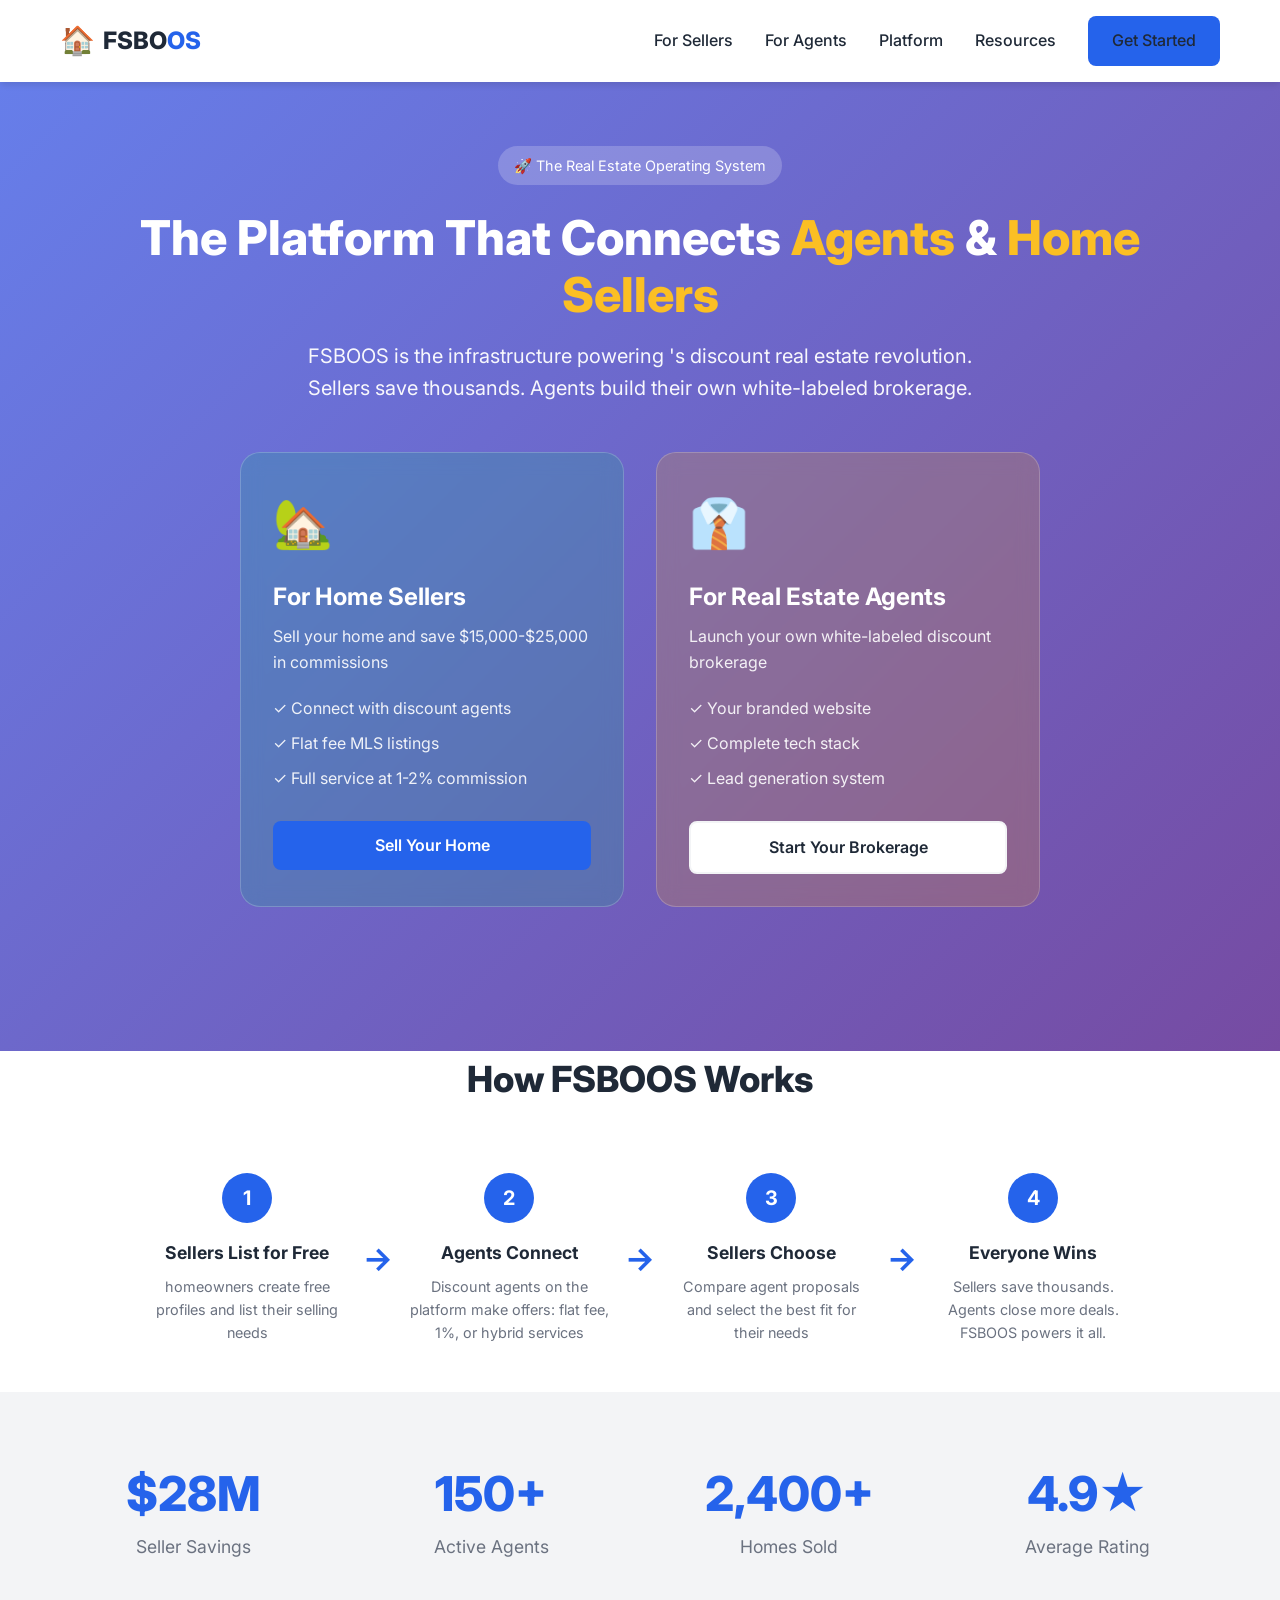
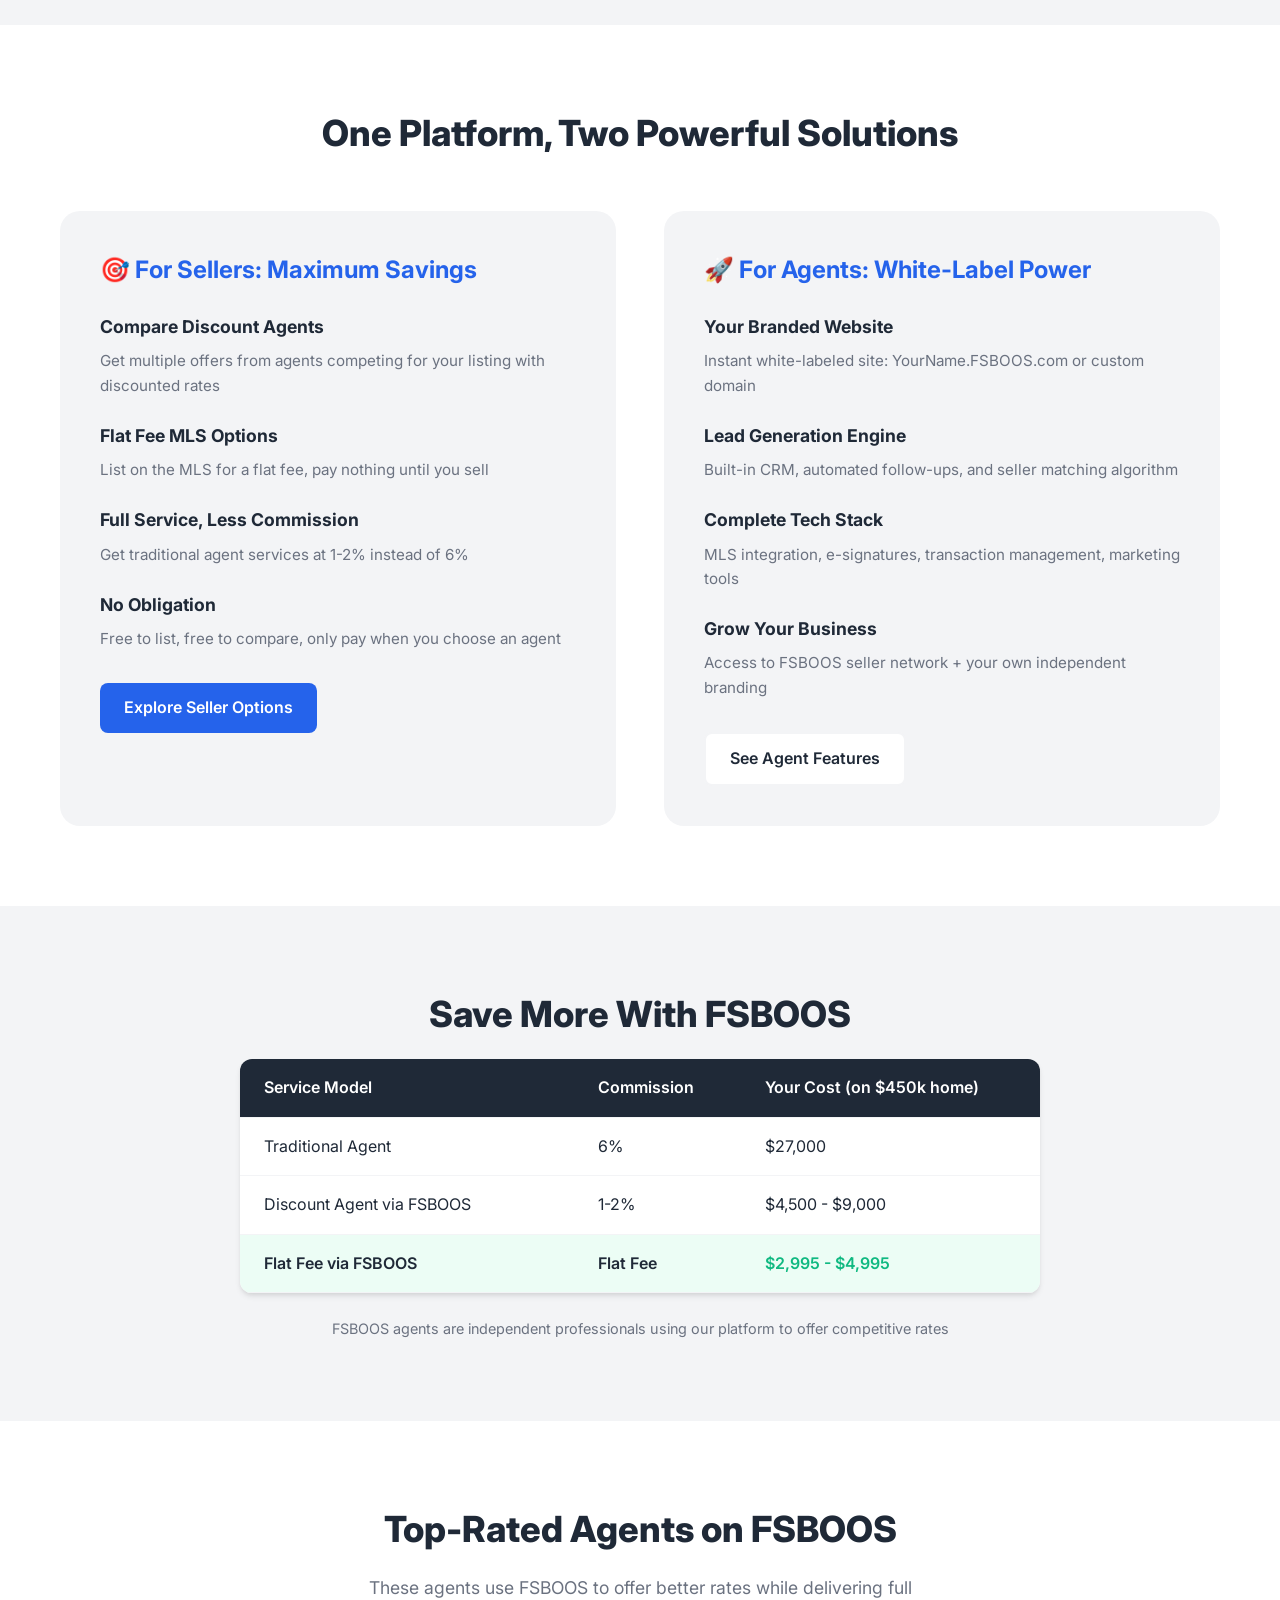
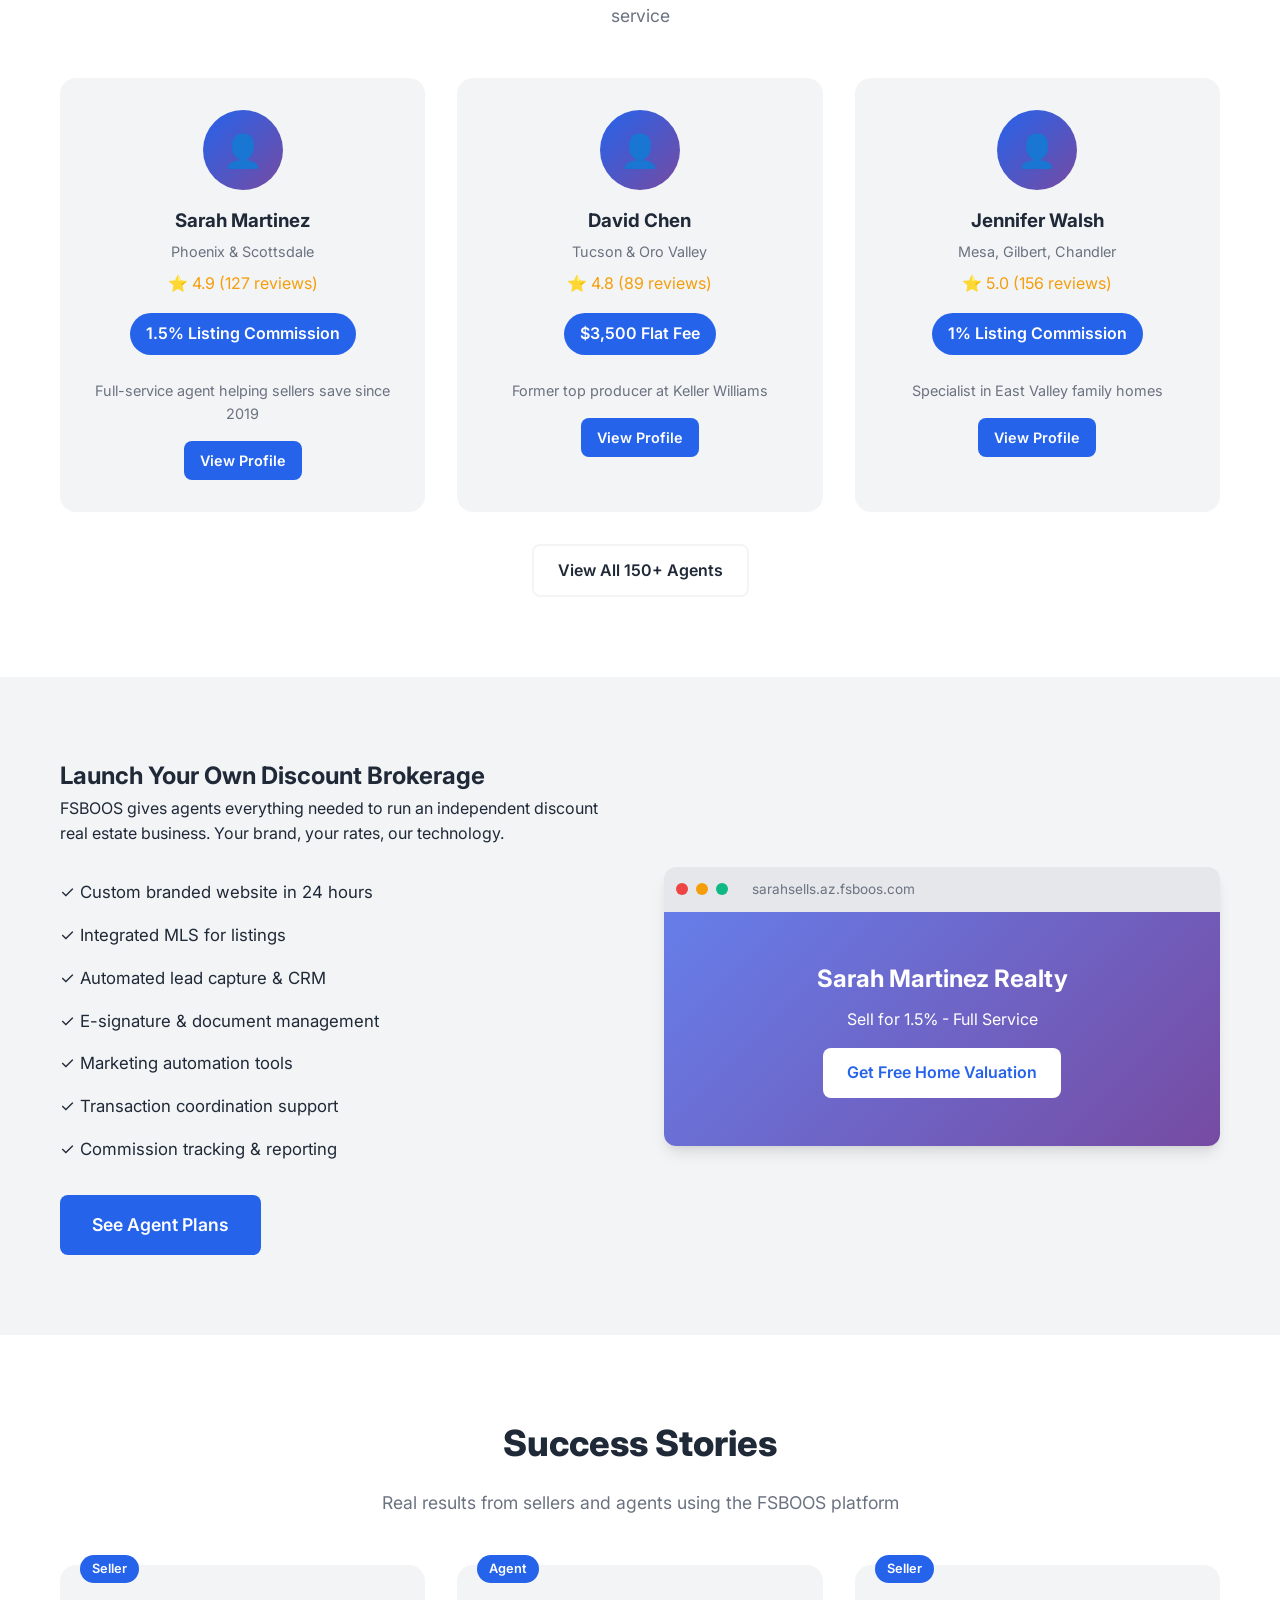
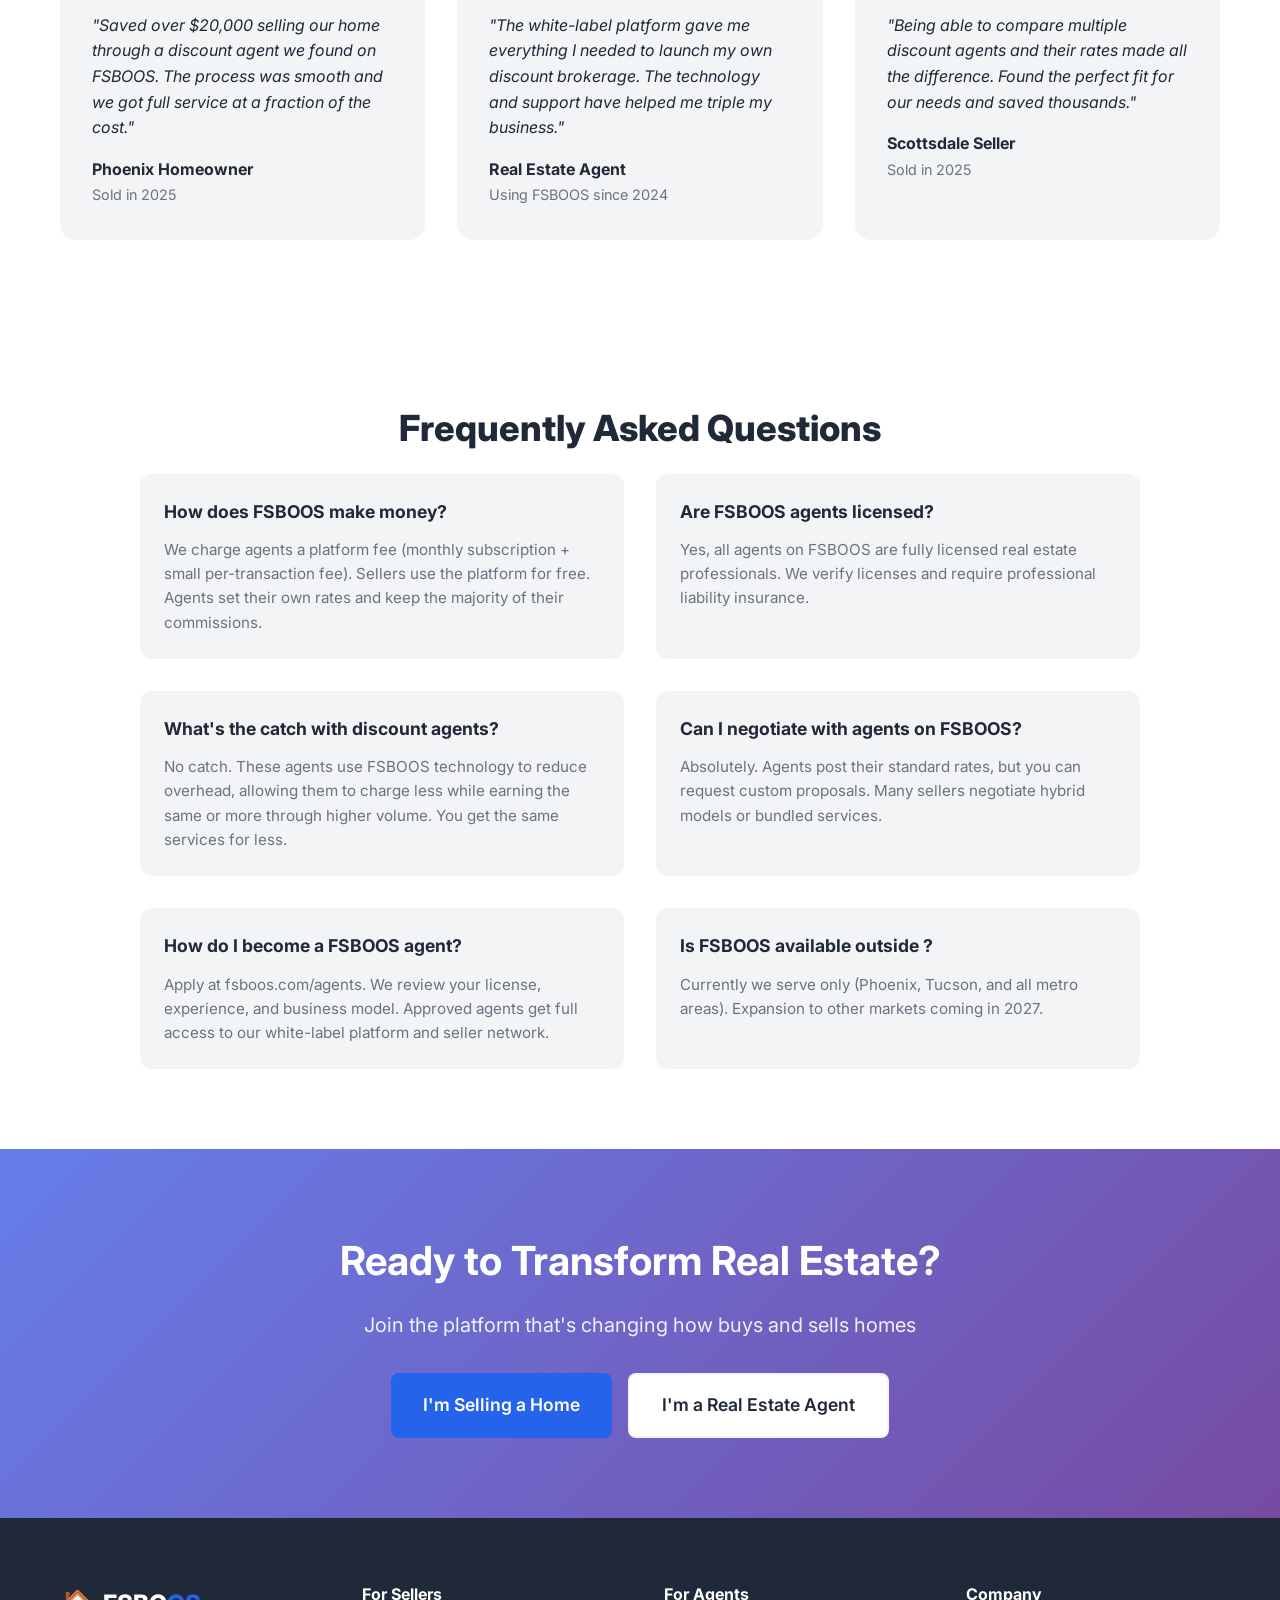
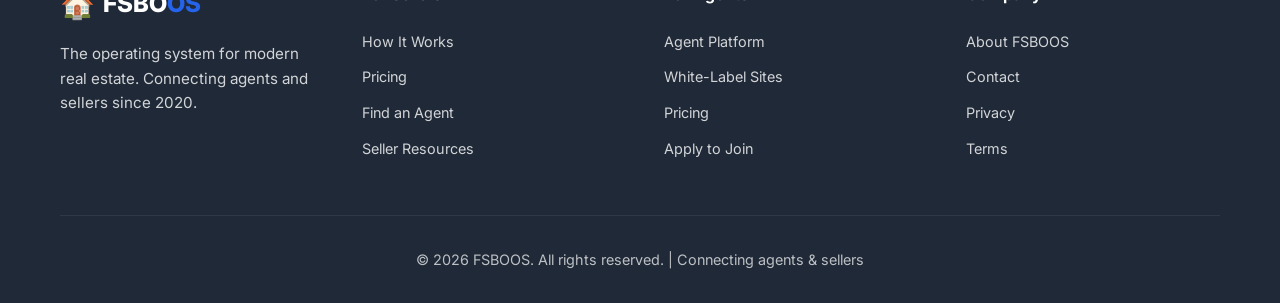
<file: index.html>
<!DOCTYPE html>
<html lang="en">
<head>
    <meta charset="UTF-8">
    <meta name="viewport" content="width=device-width, initial-scale=1.0">
    <title>FSBOOS | The Operating System for Real Estate - Connect Agents & Sellers</title>
    <meta name="description" content="FSBOOS connects home sellers with discount real estate agents. Sellers save thousands. Agents get white-label tools to build their own discount brokerage.">
    <meta name="keywords" content="discount real estate agents , flat fee MLS , white label real estate platform, FSBO , discount brokerage , real estate agent tools, sell home save commission">
    
    <link rel="stylesheet" href="css/styles.css">
    <link href="https://fonts.googleapis.com/css2?family=Inter:wght@400;500;600;700;800&display=swap" rel="stylesheet">
</head>
<body>
    <nav class="navbar">
        <div class="container nav-container">
            <a href="/" class="logo">
                <span class="logo-icon">🏠</span>
                <span class="logo-text">FSBO<span class="highlight">OS</span></span>
            </a>
            <div class="nav-links">
                <a href="/for-sellers.html">For Sellers</a>
                <a href="/for-agents.html">For Agents</a>
                <a href="/platform.html">Platform</a>
                <a href="/blog.html">Resources</a>
                <a href="/#contact" class="btn btn-primary">Get Started</a>
            </div>
            <button class="mobile-menu-toggle" aria-label="Open menu">☰</button>
        </div>
    </nav>

    <section class="hero">
        <div class="container">
            <div class="hero-content">
                <div class="hero-badge">🚀 The Real Estate Operating System</div>
                <h1>The Platform That Connects <span class="highlight">Agents</span> & <span class="highlight">Home Sellers</span></h1>
                <p class="hero-subtitle">FSBOOS is the infrastructure powering 's discount real estate revolution. Sellers save thousands. Agents build their own white-labeled brokerage.</p>
                
                <div class="audience-cards">
                    <div class="audience-card seller">
                        <div class="audience-icon">🏡</div>
                        <h3>For Home Sellers</h3>
                        <p>Sell your home and save $15,000-$25,000 in commissions</p>
                        <ul>
                            <li>✓ Connect with discount agents</li>
                            <li>✓ Flat fee MLS listings</li>
                            <li>✓ Full service at 1-2% commission</li>
                        </ul>
                        <a href="/for-sellers.html" class="btn btn-primary btn-full">Sell Your Home</a>
                    </div>
                    
                    <div class="audience-card agent">
                        <div class="audience-icon">👔</div>
                        <h3>For Real Estate Agents</h3>
                        <p>Launch your own white-labeled discount brokerage</p>
                        <ul>
                            <li>✓ Your branded website</li>
                            <li>✓ Complete tech stack</li>
                            <li>✓ Lead generation system</li>
                        </ul>
                        <a href="/for-agents.html" class="btn btn-secondary btn-full">Start Your Brokerage</a>
                    </div>
                </div>
            </div>
        </div>
    </section>

    <section class="how-it-works">
        <div class="container">
            <h2 class="section-title">How FSBOOS Works</h2>
            
            <div class="platform-flow">
                <div class="flow-step">
                    <div class="flow-number">1</div>
                    <h3>Sellers List for Free</h3>
                    <p>homeowners create free profiles and list their selling needs</p>
                </div>
                <div class="flow-arrow">→</div>
                <div class="flow-step">
                    <div class="flow-number">2</div>
                    <h3>Agents Connect</h3>
                    <p>Discount agents on the platform make offers: flat fee, 1%, or hybrid services</p>
                </div>
                <div class="flow-arrow">→</div>
                <div class="flow-step">
                    <div class="flow-number">3</div>
                    <h3>Sellers Choose</h3>
                    <p>Compare agent proposals and select the best fit for their needs</p>
                </div>
                <div class="flow-arrow">→</div>
                <div class="flow-step">
                    <div class="flow-number">4</div>
                    <h3>Everyone Wins</h3>
                    <p>Sellers save thousands. Agents close more deals. FSBOOS powers it all.</p>
                </div>
            </div>
        </div>
    </section>

    <section class="stats">
        <div class="container">
            <div class="stats-grid">
                <div class="stat">
                    <span class="stat-number">$28M</span>
                    <span class="stat-label">Seller Savings</span>
                </div>
                <div class="stat">
                    <span class="stat-number">150+</span>
                    <span class="stat-label">Active Agents</span>
                </div>
                <div class="stat">
                    <span class="stat-number">2,400+</span>
                    <span class="stat-label">Homes Sold</span>
                </div>
                <div class="stat">
                    <span class="stat-number">4.9★</span>
                    <span class="stat-label">Average Rating</span>
                </div>
            </div>
        </div>
    </section>

    <section class="features">
        <div class="container">
            <h2 class="section-title">One Platform, Two Powerful Solutions</h2>
            
            <div class="features-grid">
                <div class="feature-block">
                    <h3>🎯 For Sellers: Maximum Savings</h3>
                    <div class="feature-list">
                        <div class="feature-item">
                            <h4>Compare Discount Agents</h4>
                            <p>Get multiple offers from agents competing for your listing with discounted rates</p>
                        </div>
                        <div class="feature-item">
                            <h4>Flat Fee MLS Options</h4>
                            <p>List on the MLS for a flat fee, pay nothing until you sell</p>
                        </div>
                        <div class="feature-item">
                            <h4>Full Service, Less Commission</h4>
                            <p>Get traditional agent services at 1-2% instead of 6%</p>
                        </div>
                        <div class="feature-item">
                            <h4>No Obligation</h4>
                            <p>Free to list, free to compare, only pay when you choose an agent</p>
                        </div>
                    </div>
                    <a href="/for-sellers.html" class="btn btn-primary">Explore Seller Options</a>
                </div>
                
                <div class="feature-block">
                    <h3>🚀 For Agents: White-Label Power</h3>
                    <div class="feature-list">
                        <div class="feature-item">
                            <h4>Your Branded Website</h4>
                            <p>Instant white-labeled site: YourName.FSBOOS.com or custom domain</p>
                        </div>
                        <div class="feature-item">
                            <h4>Lead Generation Engine</h4>
                            <p>Built-in CRM, automated follow-ups, and seller matching algorithm</p>
                        </div>
                        <div class="feature-item">
                            <h4>Complete Tech Stack</h4>
                            <p>MLS integration, e-signatures, transaction management, marketing tools</p>
                        </div>
                        <div class="feature-item">
                            <h4>Grow Your Business</h4>
                            <p>Access to FSBOOS seller network + your own independent branding</p>
                        </div>
                    </div>
                    <a href="/for-agents.html" class="btn btn-secondary">See Agent Features</a>
                </div>
            </div>
        </div>
    </section>

    <section class="pricing-comparison">
        <div class="container">
            <h2 class="section-title">Save More With FSBOOS</h2>
            
            <div class="comparison-table">
                <div class="comparison-header">
                    <div class="col service">Service Model</div>
                    <div class="col commission">Commission</div>
                    <div class="col savings">Your Cost (on $450k home)</div>
                </div>
                
                <div class="comparison-row">
                    <div class="col service">Traditional Agent</div>
                    <div class="col commission">6%</div>
                    <div class="col savings high">$27,000</div>
                </div>
                
                <div class="comparison-row">
                    <div class="col service">Discount Agent via FSBOOS</div>
                    <div class="col commission">1-2%</div>
                    <div class="col savings med">$4,500 - $9,000</div>
                </div>
                
                <div class="comparison-row featured">
                    <div class="col service">Flat Fee via FSBOOS</div>
                    <div class="col commission">Flat Fee</div>
                    <div class="col savings low">$2,995 - $4,995</div>
                </div>
            </div>
            
            <p class="comparison-note">FSBOOS agents are independent professionals using our platform to offer competitive rates</p>
        </div>
    </section>

    <section class="agent-showcase">
        <div class="container">
            <h2 class="section-title">Top-Rated Agents on FSBOOS</h2>
            <p class="section-subtitle">These agents use FSBOOS to offer better rates while delivering full service</p>
            
            <div class="agents-grid">
                <div class="agent-card">
                    <div class="agent-photo">👤</div>
                    <h3>Sarah Martinez</h3>
                    <p class="agent-location">Phoenix & Scottsdale</p>
                    <div class="agent-rating">⭐ 4.9 (127 reviews)</div>
                    <p class="agent-commission">1.5% Listing Commission</p>
                    <p class="agent-bio">Full-service agent helping sellers save since 2019</p>
                    <a href="/agent/sarah-martinez.html" class="btn btn-primary btn-small">View Profile</a>
                </div>
                
                <div class="agent-card">
                    <div class="agent-photo">👤</div>
                    <h3>David Chen</h3>
                    <p class="agent-location">Tucson & Oro Valley</p>
                    <div class="agent-rating">⭐ 4.8 (89 reviews)</div>
                    <p class="agent-commission">$3,500 Flat Fee</p>
                    <p class="agent-bio">Former top producer at Keller Williams</p>
                    <a href="/agent/david-chen.html" class="btn btn-primary btn-small">View Profile</a>
                </div>
                
                <div class="agent-card">
                    <div class="agent-photo">👤</div>
                    <h3>Jennifer Walsh</h3>
                    <p class="agent-location">Mesa, Gilbert, Chandler</p>
                    <div class="agent-rating">⭐ 5.0 (156 reviews)</div>
                    <p class="agent-commission">1% Listing Commission</p>
                    <p class="agent-bio">Specialist in East Valley family homes</p>
                    <a href="/agent/jennifer-walsh.html" class="btn btn-primary btn-small">View Profile</a>
                </div>
            </div>
            
            <div class="text-center" style="margin-top: 2rem;">
                <a href="/agents.html" class="btn btn-secondary">View All 150+ Agents</a>
            </div>
        </div>
    </section>

    <section class="white-label-preview">
        <div class="container">
            <div class="two-column">
                <div class="column">
                    <h2>Launch Your Own Discount Brokerage</h2>
                    <p>FSBOOS gives agents everything needed to run an independent discount real estate business. Your brand, your rates, our technology.</p>
                    
                    <ul class="feature-checklist">
                        <li>✓ Custom branded website in 24 hours</li>
                        <li>✓ Integrated MLS for listings</li>
                        <li>✓ Automated lead capture & CRM</li>
                        <li>✓ E-signature & document management</li>
                        <li>✓ Marketing automation tools</li>
                        <li>✓ Transaction coordination support</li>
                        <li>✓ Commission tracking & reporting</li>
                    </ul>
                    
                    <a href="/for-agents.html" class="btn btn-primary btn-large">See Agent Plans</a>
                </div>
                
                <div class="column preview-mockup">
                    <div class="website-preview">
                        <div class="browser-bar">
                            <span class="browser-dot red"></span>
                            <span class="browser-dot yellow"></span>
                            <span class="browser-dot green"></span>
                            <span class="browser-url">sarahsells.az.fsboos.com</span>
                        </div>
                        <div class="preview-content">
                            <h4>Sarah Martinez Realty</h4>
                            <p>Sell for 1.5% - Full Service</p>
                            <div class="preview-btn">Get Free Home Valuation</div>
                        </div>
                    </div>
                </div>
            </div>
        </div>
    </section>

    <section class="testimonials">
        <div class="container">
            <h2 class="section-title">Success Stories</h2>
            <p class="section-subtitle">Real results from sellers and agents using the FSBOOS platform</p>
            
            <div class="testimonials-grid">
                <div class="testimonial-card seller-story">
                    <div class="testimonial-badge">Seller</div>
                    <p>"Saved over $20,000 selling our home through a discount agent we found on FSBOOS. The process was smooth and we got full service at a fraction of the cost."</p>
                    <div class="testimonial-author">
                        <strong>Phoenix Homeowner</strong>
                        <span>Sold in 2025</span>
                    </div>
                </div>
                
                <div class="testimonial-card agent-story">
                    <div class="testimonial-badge">Agent</div>
                    <p>"The white-label platform gave me everything I needed to launch my own discount brokerage. The technology and support have helped me triple my business."</p>
                    <div class="testimonial-author">
                        <strong>Real Estate Agent</strong>
                        <span>Using FSBOOS since 2024</span>
                    </div>
                </div>
                
                <div class="testimonial-card seller-story">
                    <div class="testimonial-badge">Seller</div>
                    <p>"Being able to compare multiple discount agents and their rates made all the difference. Found the perfect fit for our needs and saved thousands."</p>
                    <div class="testimonial-author">
                        <strong>Scottsdale Seller</strong>
                        <span>Sold in 2025</span>
                    </div>
                </div>
            </div>
        </div>
    </section>

    <section class="faq">
        <div class="container">
            <h2 class="section-title">Frequently Asked Questions</h2>
            
            <div class="faq-grid">
                <div class="faq-item">
                    <h3>How does FSBOOS make money?</h3>
                    <p>We charge agents a platform fee (monthly subscription + small per-transaction fee). Sellers use the platform for free. Agents set their own rates and keep the majority of their commissions.</p>
                </div>
                
                <div class="faq-item">
                    <h3>Are FSBOOS agents licensed?</h3>
                    <p>Yes, all agents on FSBOOS are fully licensed real estate professionals. We verify licenses and require professional liability insurance.</p>
                </div>
                
                <div class="faq-item">
                    <h3>What's the catch with discount agents?</h3>
                    <p>No catch. These agents use FSBOOS technology to reduce overhead, allowing them to charge less while earning the same or more through higher volume. You get the same services for less.</p>
                </div>
                
                <div class="faq-item">
                    <h3>Can I negotiate with agents on FSBOOS?</h3>
                    <p>Absolutely. Agents post their standard rates, but you can request custom proposals. Many sellers negotiate hybrid models or bundled services.</p>
                </div>
                
                <div class="faq-item">
                    <h3>How do I become a FSBOOS agent?</h3>
                    <p>Apply at fsboos.com/agents. We review your license, experience, and business model. Approved agents get full access to our white-label platform and seller network.</p>
                </div>
                
                <div class="faq-item">
                    <h3>Is FSBOOS available outside ?</h3>
                    <p>Currently we serve only (Phoenix, Tucson, and all metro areas). Expansion to other markets coming in 2027.</p>
                </div>
            </div>
        </div>
    </section>

    <section id="contact" class="contact">
        <div class="container">
            <div class="contact-cta">
                <h2>Ready to Transform Real Estate?</h2>
                <p>Join the platform that's changing how buys and sells homes</p>
                <div class="cta-buttons">
                    <a href="/for-sellers.html" class="btn btn-primary btn-large">I'm Selling a Home</a>
                    <a href="/for-agents.html" class="btn btn-secondary btn-large">I'm a Real Estate Agent</a>
                </div>
            </div>
        </div>
    </section>

    <footer class="footer">
        <div class="container">
            <div class="footer-grid">
                <div class="footer-brand">
                    <a href="/" class="logo">
                        <span class="logo-icon">🏠</span>
                        <span class="logo-text">FSBO<span class="highlight">OS</span></span>
                    </a>
                    <p>The operating system for modern real estate. Connecting agents and sellers since 2020.</p>
                </div>
                
                <div class="footer-links">
                    <h4>For Sellers</h4>
                    <a href="/for-sellers.html">How It Works</a>
                    <a href="/pricing-sellers.html">Pricing</a>
                    <a href="/agents.html">Find an Agent</a>
                    <a href="/blog.html">Seller Resources</a>
                </div>
                
                <div class="footer-links">
                    <h4>For Agents</h4>
                    <a href="/for-agents.html">Agent Platform</a>
                    <a href="/white-label.html">White-Label Sites</a>
                    <a href="/agent-pricing.html">Pricing</a>
                    <a href="/agent-apply.html">Apply to Join</a>
                </div>
                
                <div class="footer-links">
                    <h4>Company</h4>
                    <a href="/about.html">About FSBOOS</a>
                    <a href="/contact.html">Contact</a>
                    <a href="/privacy.html">Privacy</a>
                    <a href="/terms.html">Terms</a>
                </div>
            </div>
            
            <div class="footer-bottom">
                <p>&copy; 2026 FSBOOS. All rights reserved. | Connecting agents & sellers</p>
            </div>
        </div>
    </footer>

    <script src="js/main.js"></script>
</body>
</html>
</file>
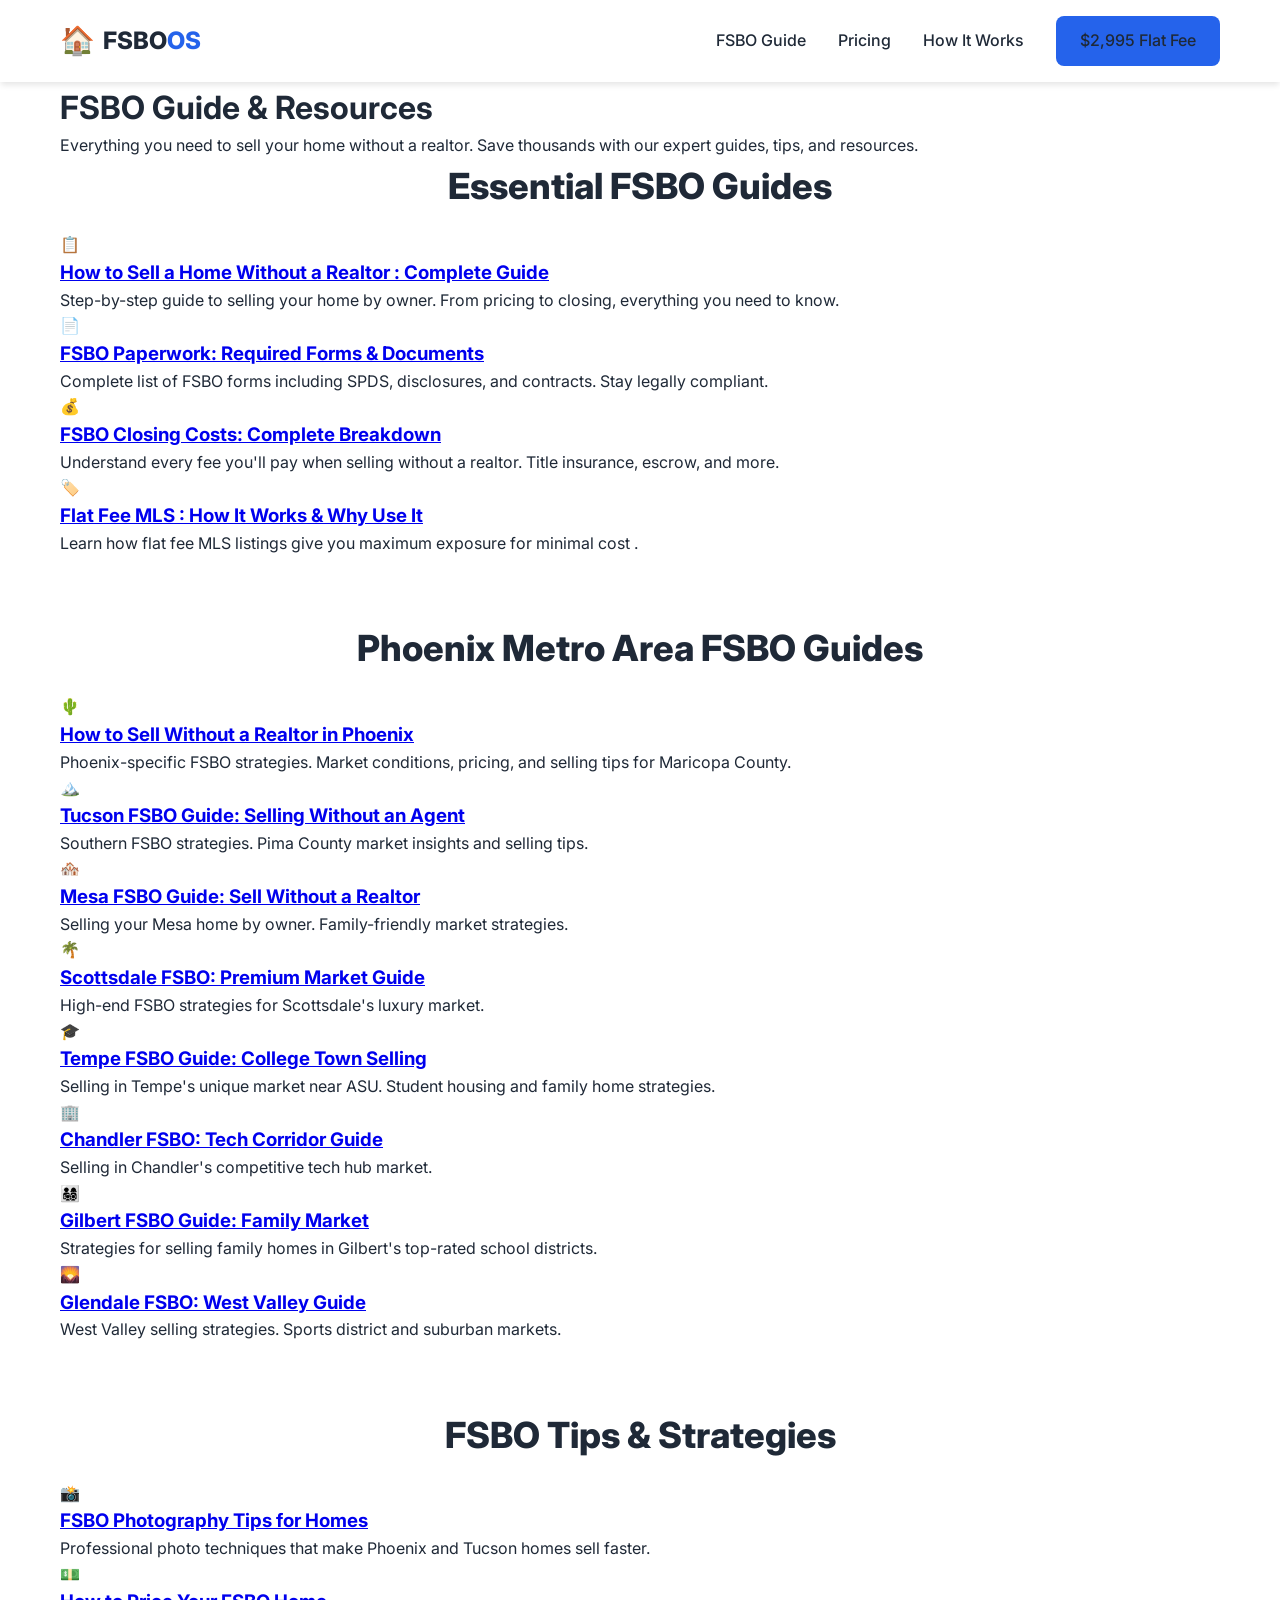
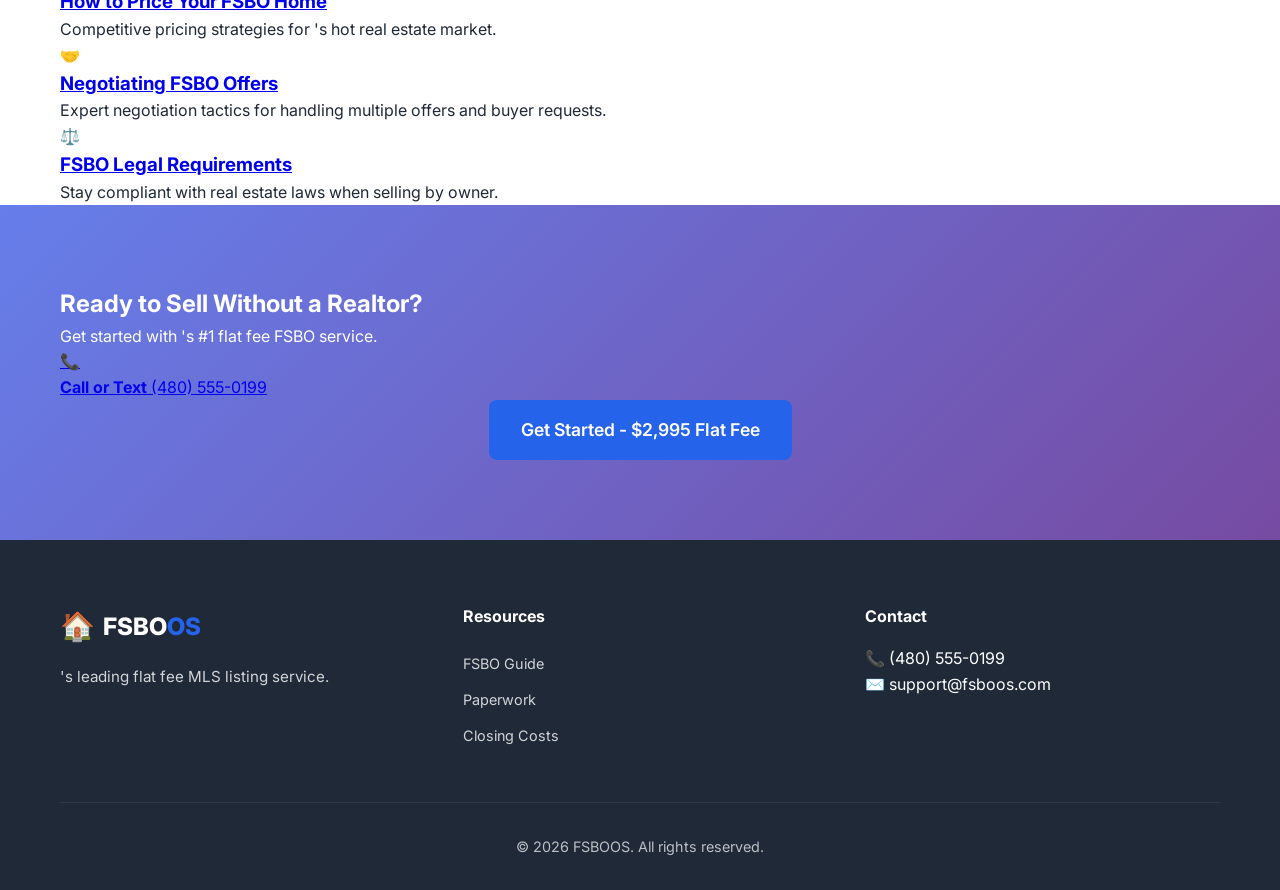
<file: blog.html>
<!DOCTYPE html>
<html lang="en">
<head>
    <meta charset="UTF-8">
    <meta name="viewport" content="width=device-width, initial-scale=1.0">
    <title>FSBO Guide & Resources | How to Sell Without a Realtor</title>
    <meta name="description" content="Complete FSBO guide for homeowners. Learn how to sell your home without a realtor, save thousands in commissions, and navigate the selling process successfully.">
    <meta name="keywords" content="FSBO guide, sell home without realtor , FSBO resources, flat fee MLS, how to sell house by owner ">
    
    <link rel="stylesheet" href="css/styles.css">
    <link href="https://fonts.googleapis.com/css2?family=Inter:wght@400;500;600;700;800&display=swap" rel="stylesheet">
</head>
<body>
    <nav class="navbar">
        <div class="container nav-container">
            <a href="/" class="logo">
                <span class="logo-icon">🏠</span>
                <span class="logo-text">FSBO<span class="highlight">OS</span></span>
            </a>
            <div class="nav-links">
                <a href="/blog.html">FSBO Guide</a>
                <a href="/#pricing">Pricing</a>
                <a href="/#how-it-works">How It Works</a>
                <a href="/#contact" class="btn btn-primary">$2,995 Flat Fee</a>
            </div>
            <button class="mobile-menu-toggle" aria-label="Open menu">☰</button>
        </div>
    </nav>

    <header class="blog-header">
        <div class="container">
            <h1>FSBO Guide & Resources</h1>
            <p>Everything you need to sell your home without a realtor. Save thousands with our expert guides, tips, and resources.</p>
        </div>
    </header>

    <section class="blog-list">
        <div class="container">
            <h2 class="section-title">Essential FSBO Guides</h2>
            <div class="blog-list-grid">
                <article class="blog-card">
                    <div class="blog-image">📋</div>
                    <h3><a href="/blog/how-to-sell-home-without-realtor-arizona.html">How to Sell a Home Without a Realtor : Complete Guide</a></h3>
                    <p>Step-by-step guide to selling your home by owner. From pricing to closing, everything you need to know.</p>
                </article>
                
                <article class="blog-card">
                    <div class="blog-image">📄</div>
                    <h3><a href="/blog/arizona-fsbo-paperwork-requirements.html">FSBO Paperwork: Required Forms & Documents</a></h3>
                    <p>Complete list of FSBO forms including SPDS, disclosures, and contracts. Stay legally compliant.</p>
                </article>
                
                <article class="blog-card">
                    <div class="blog-image">💰</div>
                    <h3><a href="/blog/fsbo-closing-costs-arizona.html">FSBO Closing Costs: Complete Breakdown</a></h3>
                    <p>Understand every fee you'll pay when selling without a realtor. Title insurance, escrow, and more.</p>
                </article>
                
                <article class="blog-card">
                    <div class="blog-image">🏷️</div>
                    <h3><a href="/blog/flat-fee-mls-arizona.html">Flat Fee MLS : How It Works & Why Use It</a></h3>
                    <p>Learn how flat fee MLS listings give you maximum exposure for minimal cost .</p>
                </article>
            </div>

            <h2 class="section-title" style="margin-top: 4rem;">Phoenix Metro Area FSBO Guides</h2>
            <div class="blog-list-grid">
                <article class="blog-card">
                    <div class="blog-image">🌵</div>
                    <h3><a href="/blog/sell-home-without-realtor-phoenix.html">How to Sell Without a Realtor in Phoenix</a></h3>
                    <p>Phoenix-specific FSBO strategies. Market conditions, pricing, and selling tips for Maricopa County.</p>
                </article>
                
                <article class="blog-card">
                    <div class="blog-image">🏔️</div>
                    <h3><a href="/blog/sell-home-without-realtor-tucson.html">Tucson FSBO Guide: Selling Without an Agent</a></h3>
                    <p>Southern FSBO strategies. Pima County market insights and selling tips.</p>
                </article>
                
                <article class="blog-card">
                    <div class="blog-image">🏘️</div>
                    <h3><a href="/blog/sell-home-without-realtor-mesa.html">Mesa FSBO Guide: Sell Without a Realtor</a></h3>
                    <p>Selling your Mesa home by owner. Family-friendly market strategies.</p>
                </article>
                
                <article class="blog-card">
                    <div class="blog-image">🌴</div>
                    <h3><a href="/blog/sell-home-without-realtor-scottsdale.html">Scottsdale FSBO: Premium Market Guide</a></h3>
                    <p>High-end FSBO strategies for Scottsdale's luxury market.</p>
                </article>
                
                <article class="blog-card">
                    <div class="blog-image">🎓</div>
                    <h3><a href="/blog/sell-home-without-realtor-tempe.html">Tempe FSBO Guide: College Town Selling</a></h3>
                    <p>Selling in Tempe's unique market near ASU. Student housing and family home strategies.</p>
                </article>
                
                <article class="blog-card">
                    <div class="blog-image">🏢</div>
                    <h3><a href="/blog/sell-home-without-realtor-chandler.html">Chandler FSBO: Tech Corridor Guide</a></h3>
                    <p>Selling in Chandler's competitive tech hub market.</p>
                </article>
                
                <article class="blog-card">
                    <div class="blog-image">👨‍👩‍👧‍👦</div>
                    <h3><a href="/blog/sell-home-without-realtor-gilbert.html">Gilbert FSBO Guide: Family Market</a></h3>
                    <p>Strategies for selling family homes in Gilbert's top-rated school districts.</p>
                </article>
                
                <article class="blog-card">
                    <div class="blog-image">🌄</div>
                    <h3><a href="/blog/sell-home-without-realtor-glendale.html">Glendale FSBO: West Valley Guide</a></h3>
                    <p>West Valley selling strategies. Sports district and suburban markets.</p>
                </article>
            </div>

            <h2 class="section-title" style="margin-top: 4rem;">FSBO Tips & Strategies</h2>
            <div class="blog-list-grid">
                <article class="blog-card">
                    <div class="blog-image">📸</div>
                    <h3><a href="/blog/fsbo-photography-tips-arizona.html">FSBO Photography Tips for Homes</a></h3>
                    <p>Professional photo techniques that make Phoenix and Tucson homes sell faster.</p>
                </article>
                
                <article class="blog-card">
                    <div class="blog-image">💵</div>
                    <h3><a href="/blog/price-fsbo-home-arizona.html">How to Price Your FSBO Home </a></h3>
                    <p>Competitive pricing strategies for 's hot real estate market.</p>
                </article>
                
                <article class="blog-card">
                    <div class="blog-image">🤝</div>
                    <h3><a href="/blog/negotiate-fsbo-offers-arizona.html">Negotiating FSBO Offers </a></h3>
                    <p>Expert negotiation tactics for handling multiple offers and buyer requests.</p>
                </article>
                
                <article class="blog-card">
                    <div class="blog-image">⚖️</div>
                    <h3><a href="/blog/fsbo-legal-requirements-arizona.html">FSBO Legal Requirements</a></h3>
                    <p>Stay compliant with real estate laws when selling by owner.</p>
                </article>
            </div>
        </div>
    </section>

    <section class="contact" style="margin-top: 0;">
        <div class="container">
            <div class="contact-grid">
                <div class="contact-info">
                    <h2>Ready to Sell Without a Realtor?</h2>
                    <p>Get started with 's #1 flat fee FSBO service.</p>
                    <a href="tel:+14805550199" class="contact-method">
                        <span class="icon">📞</span>
                        <div>
                            <strong>Call or Text</strong>
                            <span>(480) 555-0199</span>
                        </div>
                    </a>
                </div>
                <div style="text-align: center;">
                    <a href="/#contact" class="btn btn-primary btn-large">Get Started - $2,995 Flat Fee</a>
                </div>
            </div>
        </div>
    </section>

    <footer class="footer">
        <div class="container">
            <div class="footer-grid">
                <div class="footer-brand">
                    <a href="/" class="logo">
                        <span class="logo-icon">🏠</span>
                        <span class="logo-text">FSBO<span class="highlight">OS</span></span>
                    </a>
                    <p>'s leading flat fee MLS listing service.</p>
                </div>
                <div class="footer-links">
                    <h4>Resources</h4>
                    <a href="/blog/how-to-sell-home-without-realtor-arizona.html">FSBO Guide</a>
                    <a href="/blog/arizona-fsbo-paperwork-requirements.html">Paperwork</a>
                    <a href="/blog/fsbo-closing-costs-arizona.html">Closing Costs</a>
                </div>
                <div class="footer-links">
                    <h4>Contact</h4>
                    <p>📞 (480) 555-0199</p>
                    <p>✉️ support@fsboos.com</p>
                </div>
            </div>
            <div class="footer-bottom">
                <p>&copy; 2026 FSBOOS. All rights reserved.</p>
            </div>
        </div>
    </footer>

    <script src="js/main.js"></script>
</body>
</html>
</file>
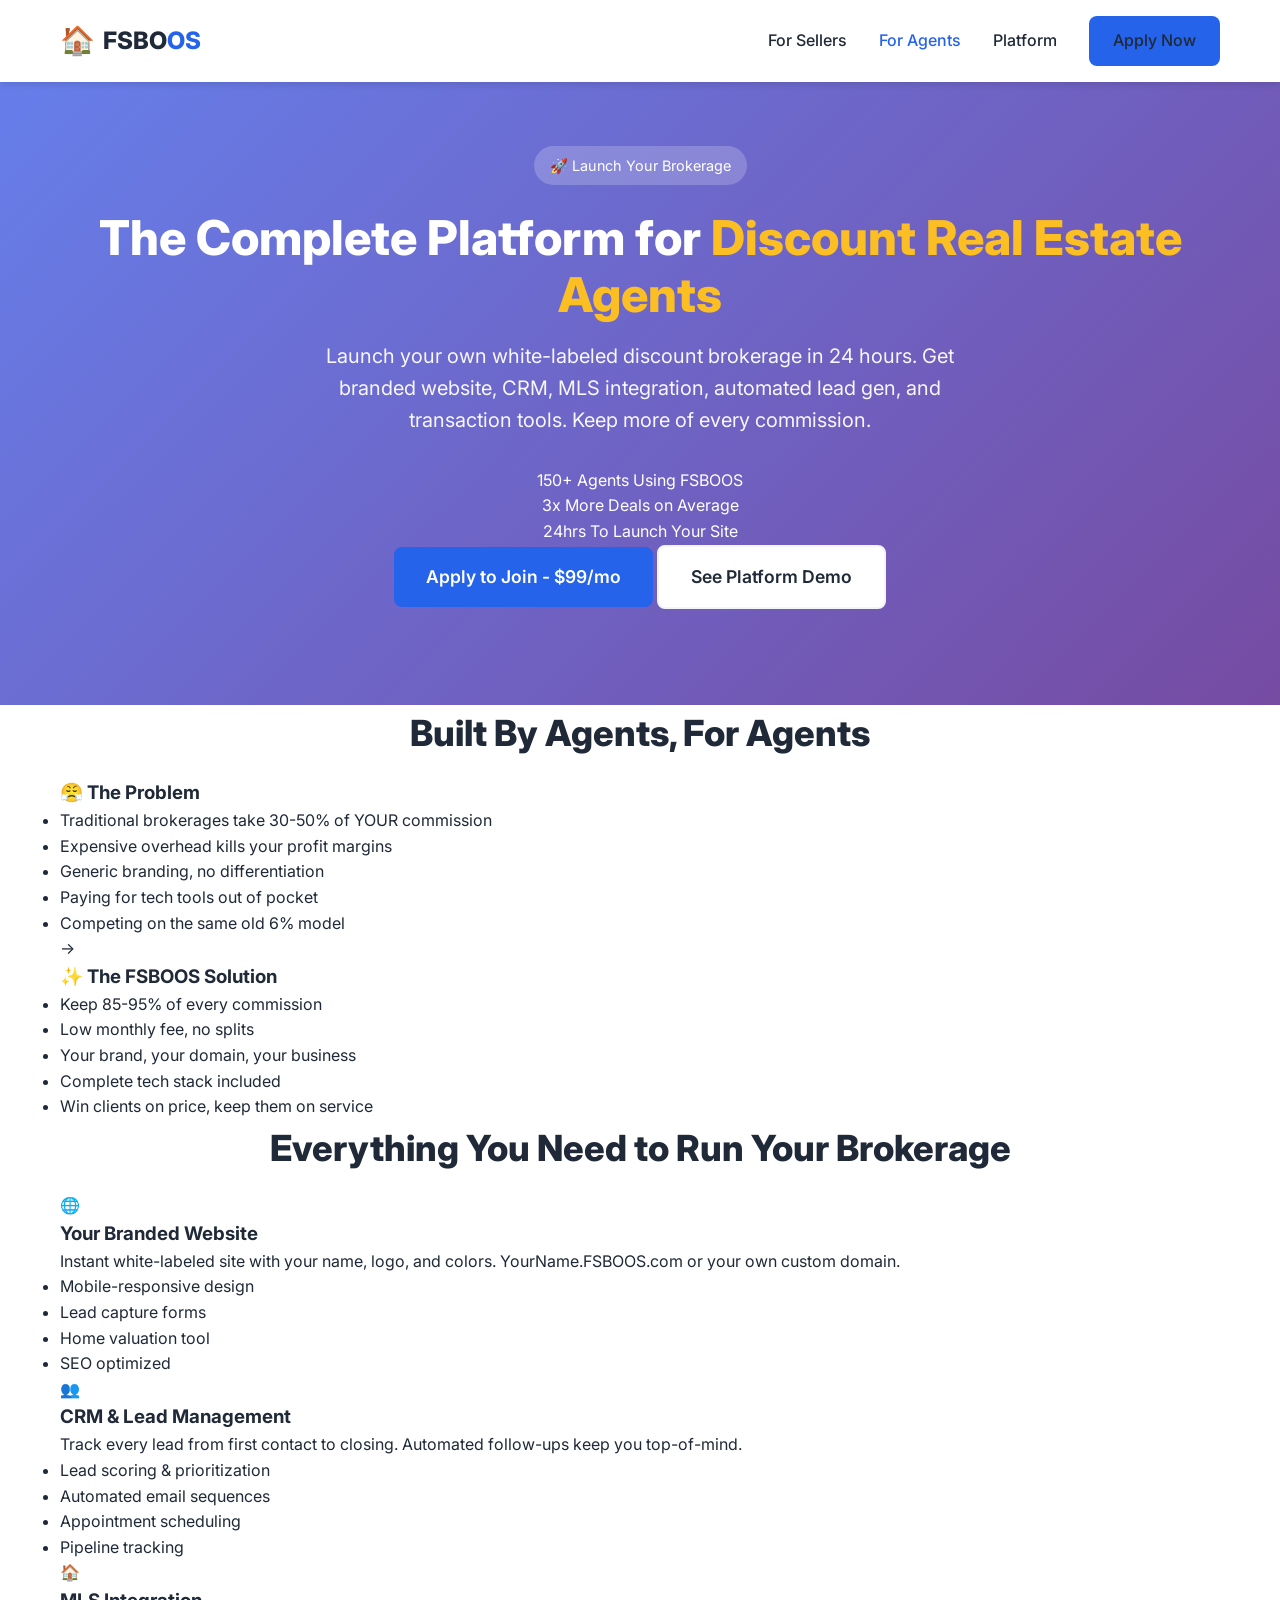
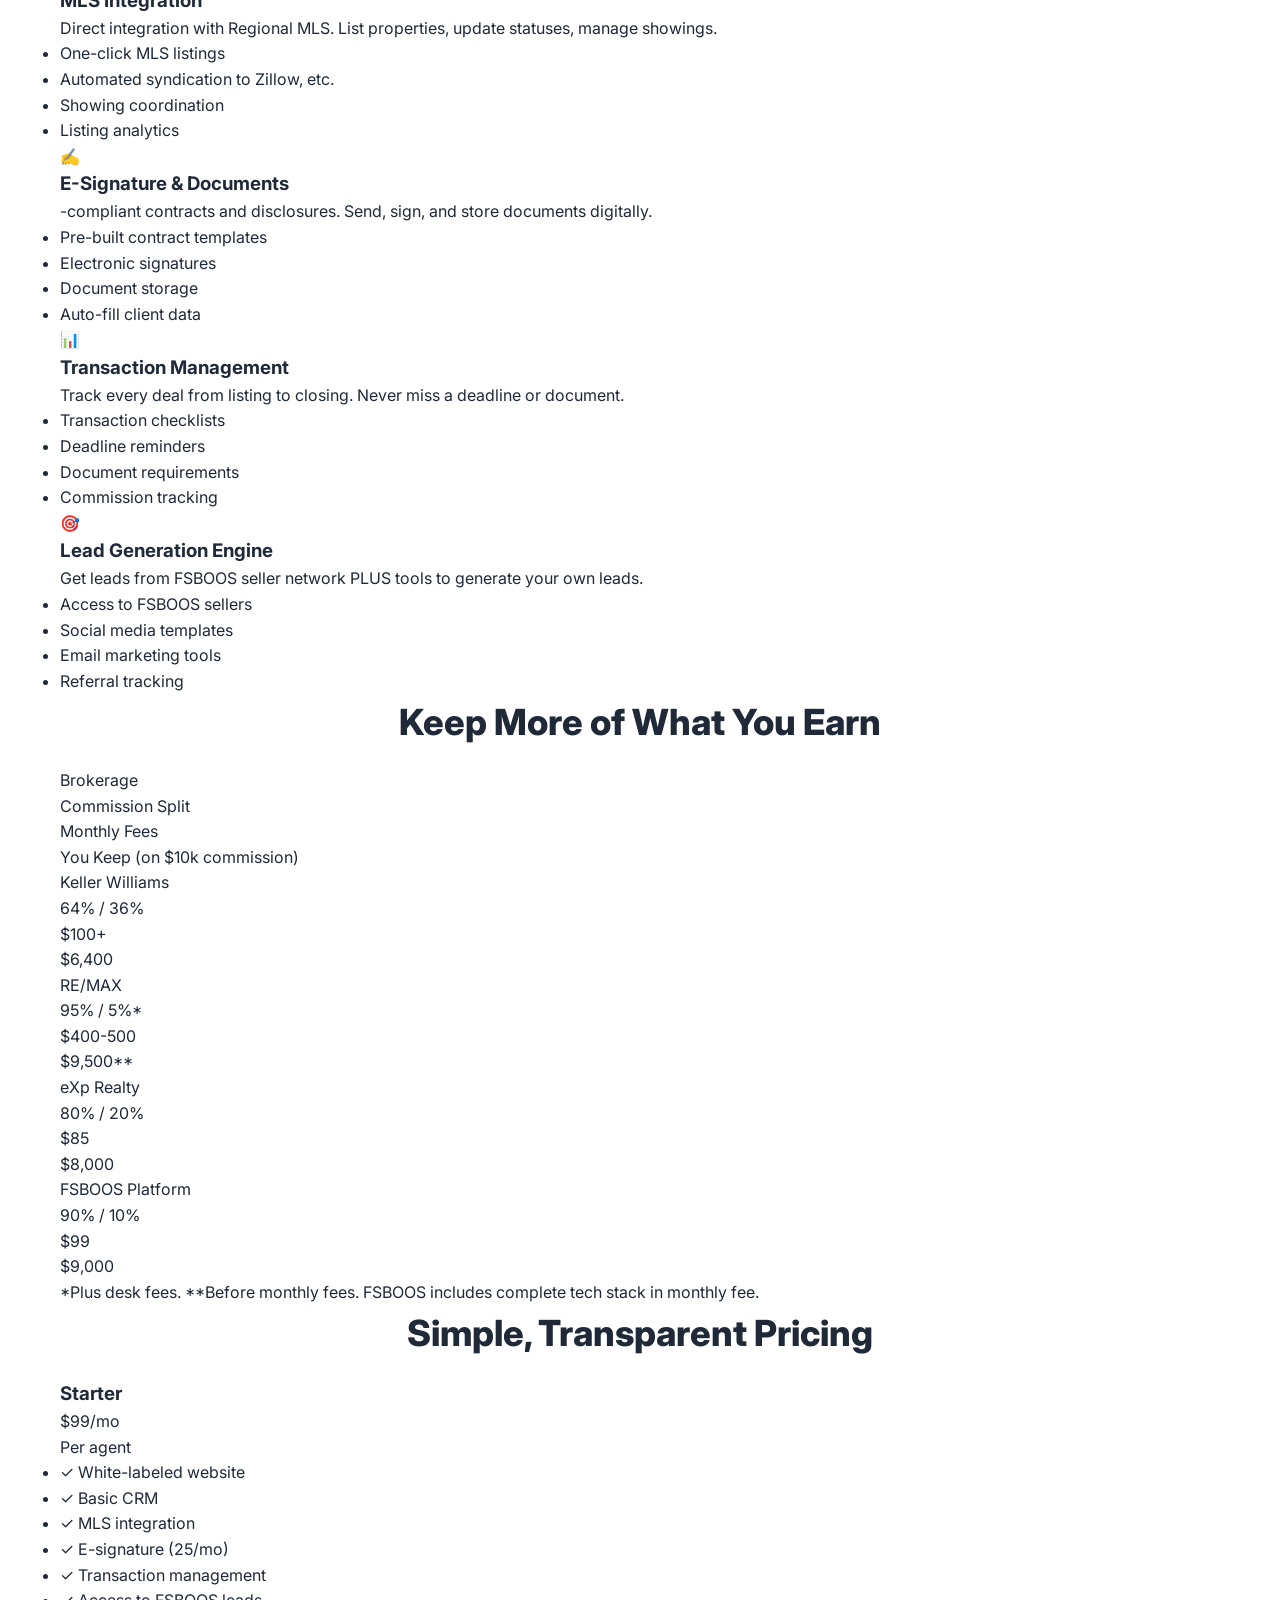
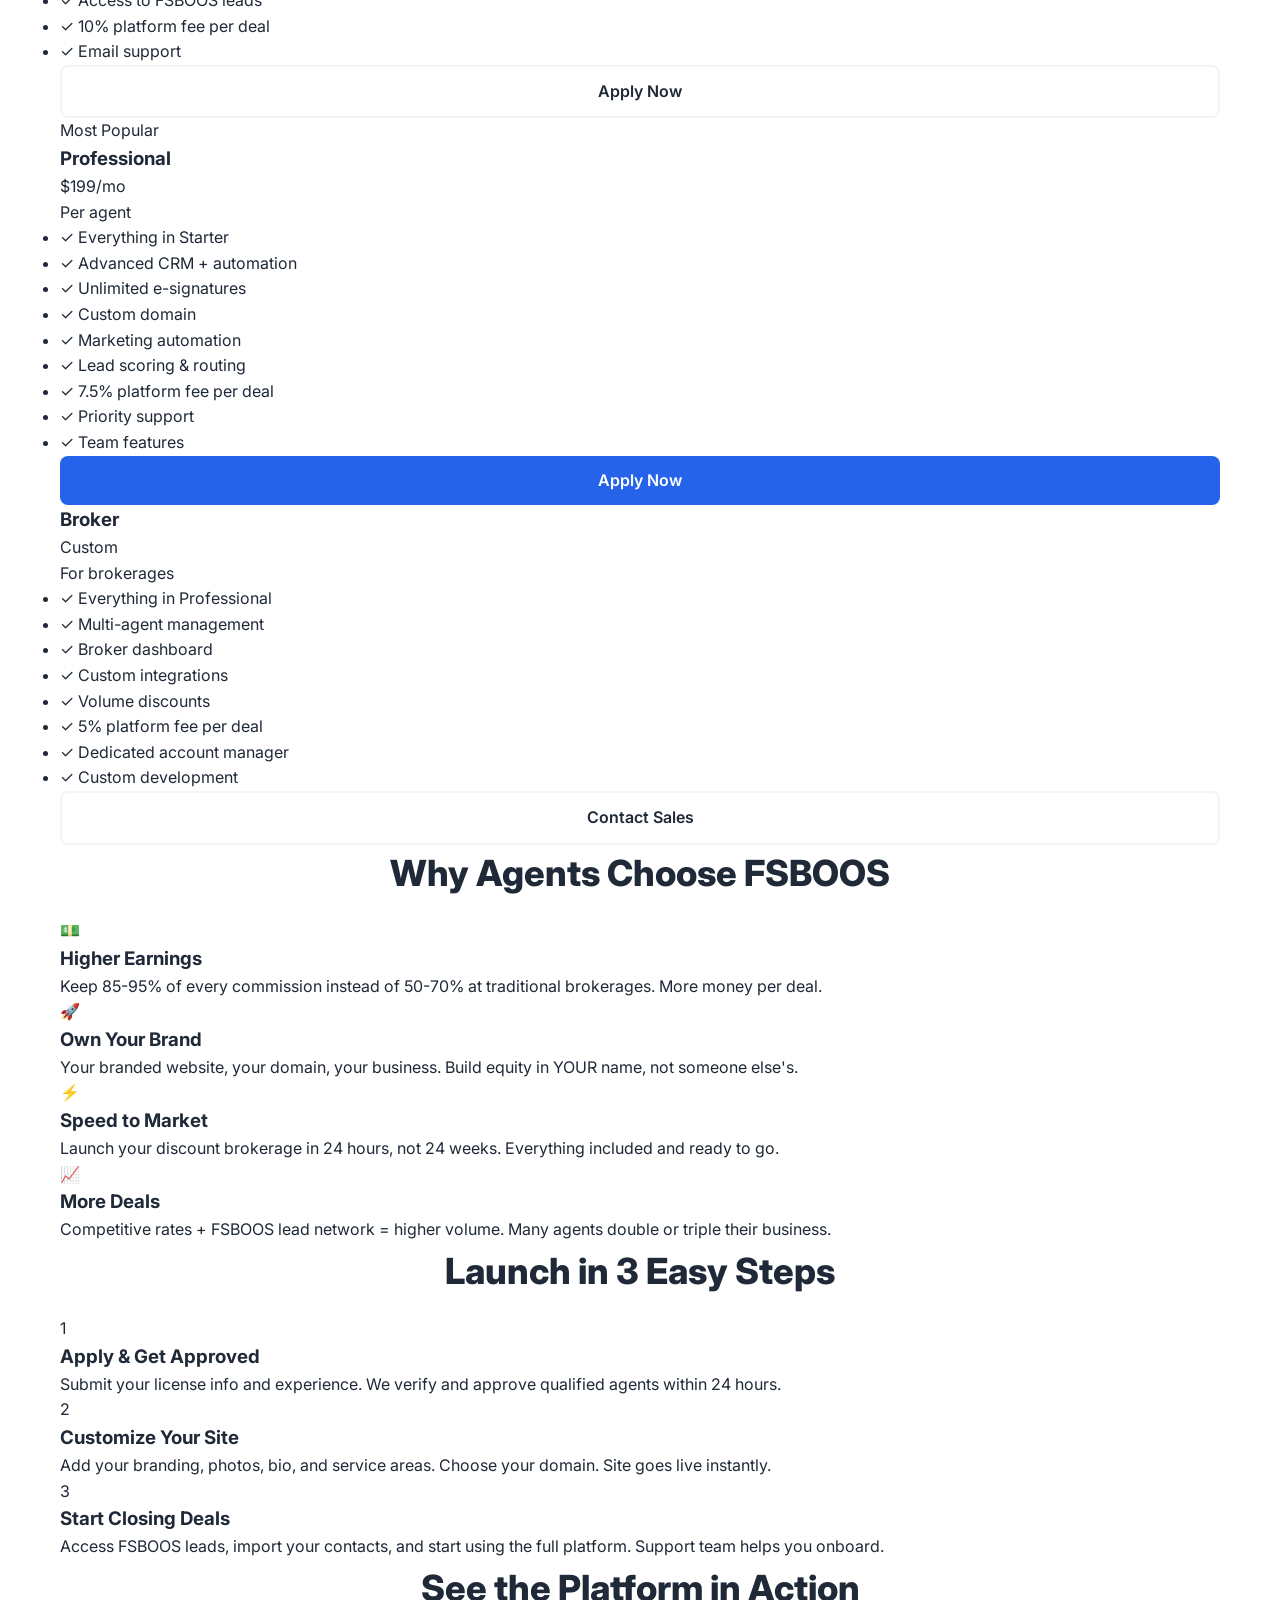
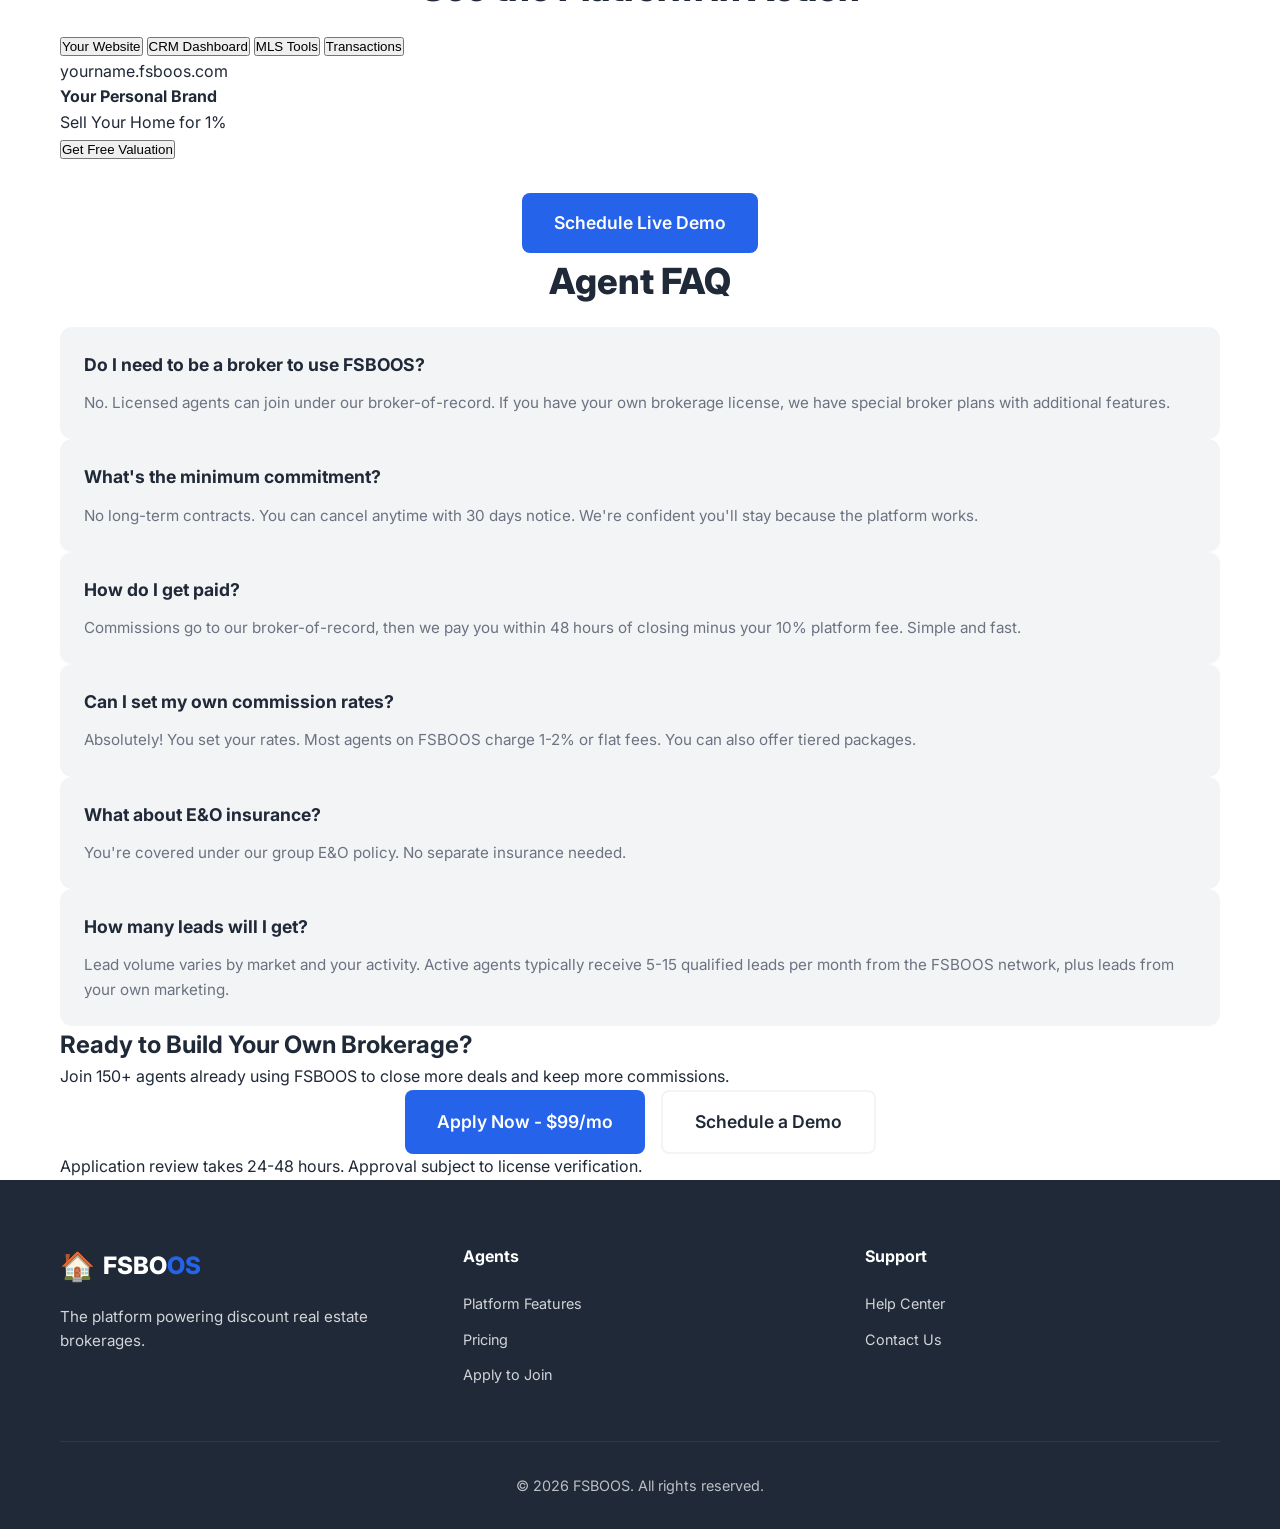
<file: for-agents.html>
<!DOCTYPE html>
<html lang="en">
<head>
    <meta charset="UTF-8">
    <meta name="viewport" content="width=device-width, initial-scale=1.0">
    <title>Launch Your Discount Real Estate Brokerage | FSBOOS for Agents</title>
    <meta name="description" content="Real estate agents: Launch your own white-labeled discount brokerage. Get branded website, CRM, MLS integration, and lead generation. Start closing more deals today.">
    <meta name="keywords" content="discount real estate brokerage, white label real estate platform, real estate agent tools, low commission brokerage setup, real estate tech platform">
    
    <link rel="stylesheet" href="css/styles.css">
    <link href="https://fonts.googleapis.com/css2?family=Inter:wght@400;500;600;700;800&display=swap" rel="stylesheet">
</head>
<body>
    <nav class="navbar">
        <div class="container nav-container">
            <a href="/" class="logo">
                <span class="logo-icon">🏠</span>
                <span class="logo-text">FSBO<span class="highlight">OS</span></span>
            </a>
            <div class="nav-links">
                <a href="/for-sellers.html">For Sellers</a>
                <a href="/for-agents.html" class="active">For Agents</a>
                <a href="/platform.html">Platform</a>
                <a href="/agent-apply.html" class="btn btn-primary">Apply Now</a>
            </div>
            <button class="mobile-menu-toggle" aria-label="Open menu">☰</button>
        </div>
    </nav>

    <section class="hero agent-hero">
        <div class="container">
            <div class="hero-content">
                <div class="hero-badge">🚀 Launch Your Brokerage</div>
                <h1>The Complete Platform for <span class="highlight">Discount Real Estate Agents</span></h1>
                <p class="hero-subtitle">Launch your own white-labeled discount brokerage in 24 hours. Get branded website, CRM, MLS integration, automated lead gen, and transaction tools. Keep more of every commission.</p>
                
                <div class="hero-stats-row">
                    <div class="hero-stat">
                        <span class="number">150+</span>
                        <span class="label">Agents Using FSBOOS</span>
                    </div>
                    <div class="hero-stat">
                        <span class="number">3x</span>
                        <span class="label">More Deals on Average</span>
                    </div>
                    <div class="hero-stat">
                        <span class="number">24hrs</span>
                        <span class="label">To Launch Your Site</span>
                    </div>
                </div>
                
                <div class="hero-ctas">
                    <a href="/agent-apply.html" class="btn btn-primary btn-large">Apply to Join - $99/mo</a>
                    <a href="#demo" class="btn btn-secondary btn-large">See Platform Demo</a>
                </div>
            </div>
        </div>
    </section>

    <section class="problem-solution">
        <div class="container">
            <h2 class="section-title">Built By Agents, For Agents</h2>
            
            <div class="pain-points">
                <div class="pain-point">
                    <h3>😤 The Problem</h3>
                    <ul>
                        <li>Traditional brokerages take 30-50% of YOUR commission</li>
                        <li>Expensive overhead kills your profit margins</li>
                        <li>Generic branding, no differentiation</li>
                        <li>Paying for tech tools out of pocket</li>
                        <li>Competing on the same old 6% model</li>
                    </ul>
                </div>
                
                <div class="solution-arrow">→</div>
                
                <div class="solution">
                    <h3>✨ The FSBOOS Solution</h3>
                    <ul>
                        <li>Keep 85-95% of every commission</li>
                        <li>Low monthly fee, no splits</li>
                        <li>Your brand, your domain, your business</li>
                        <li>Complete tech stack included</li>
                        <li>Win clients on price, keep them on service</li>
                    </ul>
                </div>
            </div>
        </div>
    </section>

    <section class="white-label-features">
        <div class="container">
            <h2 class="section-title">Everything You Need to Run Your Brokerage</h2>
            
            <div class="features-grid-detailed">
                <div class="feature-card">
                    <div class="feature-icon">🌐</div>
                    <h3>Your Branded Website</h3>
                    <p>Instant white-labeled site with your name, logo, and colors. YourName.FSBOOS.com or your own custom domain.</p>
                    <ul>
                        <li>Mobile-responsive design</li>
                        <li>Lead capture forms</li>
                        <li>Home valuation tool</li>
                        <li>SEO optimized</li>
                    </ul>
                </div>
                
                <div class="feature-card">
                    <div class="feature-icon">👥</div>
                    <h3>CRM & Lead Management</h3>
                    <p>Track every lead from first contact to closing. Automated follow-ups keep you top-of-mind.</p>
                    <ul>
                        <li>Lead scoring & prioritization</li>
                        <li>Automated email sequences</li>
                        <li>Appointment scheduling</li>
                        <li>Pipeline tracking</li>
                    </ul>
                </div>
                
                <div class="feature-card">
                    <div class="feature-icon">🏠</div>
                    <h3>MLS Integration</h3>
                    <p>Direct integration with Regional MLS. List properties, update statuses, manage showings.</p>
                    <ul>
                        <li>One-click MLS listings</li>
                        <li>Automated syndication to Zillow, etc.</li>
                        <li>Showing coordination</li>
                        <li>Listing analytics</li>
                    </ul>
                </div>
                
                <div class="feature-card">
                    <div class="feature-icon">✍️</div>
                    <h3>E-Signature & Documents</h3>
                    <p>-compliant contracts and disclosures. Send, sign, and store documents digitally.</p>
                    <ul>
                        <li>Pre-built contract templates</li>
                        <li>Electronic signatures</li>
                        <li>Document storage</li>
                        <li>Auto-fill client data</li>
                    </ul>
                </div>
                
                <div class="feature-card">
                    <div class="feature-icon">📊</div>
                    <h3>Transaction Management</h3>
                    <p>Track every deal from listing to closing. Never miss a deadline or document.</p>
                    <ul>
                        <li>Transaction checklists</li>
                        <li>Deadline reminders</li>
                        <li>Document requirements</li>
                        <li>Commission tracking</li>
                    </ul>
                </div>
                
                <div class="feature-card">
                    <div class="feature-icon">🎯</div>
                    <h3>Lead Generation Engine</h3>
                    <p>Get leads from FSBOOS seller network PLUS tools to generate your own leads.</p>
                    <ul>
                        <li>Access to FSBOOS sellers</li>
                        <li>Social media templates</li>
                        <li>Email marketing tools</li>
                        <li>Referral tracking</li>
                    </ul>
                </div>
            </div>
        </div>
    </section>

    <section class="commission-comparison">
        <div class="container">
            <h2 class="section-title">Keep More of What You Earn</h2>
            
            <div class="comparison-chart">
                <div class="chart-header">
                    <div class="col broker">Brokerage</div>
                    <div class="col split">Commission Split</div>
                    <div class="col monthly">Monthly Fees</div>
                    <div class="col perDeal">You Keep (on $10k commission)</div>
                </div>
                
                <div class="chart-row">
                    <div class="col broker">Keller Williams</div>
                    <div class="col split">64% / 36%</div>
                    <div class="col monthly">$100+</div>
                    <div class="col perDeal">$6,400</div>
                </div>
                
                <div class="chart-row">
                    <div class="col broker">RE/MAX</div>
                    <div class="col split">95% / 5%*</div>
                    <div class="col monthly">$400-500</div>
                    <div class="col perDeal">$9,500**</div>
                </div>
                
                <div class="chart-row">
                    <div class="col broker">eXp Realty</div>
                    <div class="col split">80% / 20%</div>
                    <div class="col monthly">$85</div>
                    <div class="col perDeal">$8,000</div>
                </div>
                
                <div class="chart-row featured">
                    <div class="col broker">FSBOOS Platform</div>
                    <div class="col split">90% / 10%</div>
                    <div class="col monthly">$99</div>
                    <div class="col perDeal highlight">$9,000</div>
                </div>
            </div>
            
            <p class="chart-note">*Plus desk fees. **Before monthly fees. FSBOOS includes complete tech stack in monthly fee.</p>
        </div>
    </section>

    <section class="pricing-tiers">
        <div class="container">
            <h2 class="section-title">Simple, Transparent Pricing</h2>
            
            <div class="pricing-cards">
                <div class="pricing-card">
                    <h3>Starter</h3>
                    <div class="price">$99<span>/mo</span></div>
                    <p class="price-subtitle">Per agent</p>
                    
                    <ul class="pricing-features">
                        <li>✓ White-labeled website</li>
                        <li>✓ Basic CRM</li>
                        <li>✓ MLS integration</li>
                        <li>✓ E-signature (25/mo)</li>
                        <li>✓ Transaction management</li>
                        <li>✓ Access to FSBOOS leads</li>
                        <li>✓ 10% platform fee per deal</li>
                        <li>✓ Email support</li>
                    </ul>
                    
                    <a href="/agent-apply.html" class="btn btn-secondary btn-full">Apply Now</a>
                </div>
                
                <div class="pricing-card popular">
                    <div class="popular-badge">Most Popular</div>
                    <h3>Professional</h3>
                    <div class="price">$199<span>/mo</span></div>
                    <p class="price-subtitle">Per agent</p>
                    
                    <ul class="pricing-features">
                        <li>✓ Everything in Starter</li>
                        <li>✓ Advanced CRM + automation</li>
                        <li>✓ Unlimited e-signatures</li>
                        <li>✓ Custom domain</li>
                        <li>✓ Marketing automation</li>
                        <li>✓ Lead scoring & routing</li>
                        <li>✓ 7.5% platform fee per deal</li>
                        <li>✓ Priority support</li>
                        <li>✓ Team features</li>
                    </ul>
                    
                    <a href="/agent-apply.html" class="btn btn-primary btn-full">Apply Now</a>
                </div>
                
                <div class="pricing-card">
                    <h3>Broker</h3>
                    <div class="price">Custom</div>
                    <p class="price-subtitle">For brokerages</p>
                    
                    <ul class="pricing-features">
                        <li>✓ Everything in Professional</li>
                        <li>✓ Multi-agent management</li>
                        <li>✓ Broker dashboard</li>
                        <li>✓ Custom integrations</li>
                        <li>✓ Volume discounts</li>
                        <li>✓ 5% platform fee per deal</li>
                        <li>✓ Dedicated account manager</li>
                        <li>✓ Custom development</li>
                    </ul>
                    
                    <a href="/contact-broker.html" class="btn btn-secondary btn-full">Contact Sales</a>
                </div>
            </div>
        </div>
    </section>

    <section class="why-agents-choose">
        <div class="container">
            <h2 class="section-title">Why Agents Choose FSBOOS</h2>
            
            <div class="agent-benefits">
                <div class="agent-benefit">
                    <div class="benefit-icon">💵</div>
                    <h3>Higher Earnings</h3>
                    <p>Keep 85-95% of every commission instead of 50-70% at traditional brokerages. More money per deal.</p>
                </div>
                
                <div class="agent-benefit">
                    <div class="benefit-icon">🚀</div>
                    <h3>Own Your Brand</h3>
                    <p>Your branded website, your domain, your business. Build equity in YOUR name, not someone else's.</p>
                </div>
                
                <div class="agent-benefit">
                    <div class="benefit-icon">⚡</div>
                    <h3>Speed to Market</h3>
                    <p>Launch your discount brokerage in 24 hours, not 24 weeks. Everything included and ready to go.</p>
                </div>
                
                <div class="agent-benefit">
                    <div class="benefit-icon">📈</div>
                    <h3>More Deals</h3>
                    <p>Competitive rates + FSBOOS lead network = higher volume. Many agents double or triple their business.</p>
                </div>
            </div>
        </div>
    </section>

    <section class="how-it-works-agents">
        <div class="container">
            <h2 class="section-title">Launch in 3 Easy Steps</h2>
            
            <div class="steps-process">
                <div class="process-step">
                    <div class="step-number">1</div>
                    <h3>Apply & Get Approved</h3>
                    <p>Submit your license info and experience. We verify and approve qualified agents within 24 hours.</p>
                </div>
                
                <div class="process-step">
                    <div class="step-number">2</div>
                    <h3>Customize Your Site</h3>
                    <p>Add your branding, photos, bio, and service areas. Choose your domain. Site goes live instantly.</p>
                </div>
                
                <div class="process-step">
                    <div class="step-number">3</div>
                    <h3>Start Closing Deals</h3>
                    <p>Access FSBOOS leads, import your contacts, and start using the full platform. Support team helps you onboard.</p>
                </div>
            </div>
        </div>
    </section>

    <section id="demo" class="platform-demo">
        <div class="container">
            <h2 class="section-title">See the Platform in Action</h2>
            
            <div class="demo-tabs">
                <button class="demo-tab active" data-tab="website">Your Website</button>
                <button class="demo-tab" data-tab="crm">CRM Dashboard</button>
                <button class="demo-tab" data-tab="mls">MLS Tools</button>
                <button class="demo-tab" data-tab="transactions">Transactions</button>
            </div>
            
            <div class="demo-content">
                <div class="demo-screen" id="website-demo">
                    <div class="mockup-browser">
                        <div class="browser-header">
                            <span class="dot red"></span>
                            <span class="dot yellow"></span>
                            <span class="dot green"></span>
                            <span class="url">yourname.fsboos.com</span>
                        </div>
                        <div class="mockup-content">
                            <h4>Your Personal Brand</h4>
                            <p>Sell Your Home for 1%</p>
                            <button>Get Free Valuation</button>
                        </div>
                    </div>
                </div>
            </div>
            
            <div class="text-center" style="margin-top: 2rem;">
                <a href="/schedule-demo.html" class="btn btn-primary btn-large">Schedule Live Demo</a>
            </div>
        </div>
    </section>

    <section class="faq-agents">
        <div class="container">
            <h2 class="section-title">Agent FAQ</h2>
            
            <div class="faq-list">
                <div class="faq-item">
                    <h3>Do I need to be a broker to use FSBOOS?</h3>
                    <p>No. Licensed agents can join under our broker-of-record. If you have your own brokerage license, we have special broker plans with additional features.</p>
                </div>
                
                <div class="faq-item">
                    <h3>What's the minimum commitment?</h3>
                    <p>No long-term contracts. You can cancel anytime with 30 days notice. We're confident you'll stay because the platform works.</p>
                </div>
                
                <div class="faq-item">
                    <h3>How do I get paid?</h3>
                    <p>Commissions go to our broker-of-record, then we pay you within 48 hours of closing minus your 10% platform fee. Simple and fast.</p>
                </div>
                
                <div class="faq-item">
                    <h3>Can I set my own commission rates?</h3>
                    <p>Absolutely! You set your rates. Most agents on FSBOOS charge 1-2% or flat fees. You can also offer tiered packages.</p>
                </div>
                
                <div class="faq-item">
                    <h3>What about E&O insurance?</h3>
                    <p>You're covered under our group E&O policy. No separate insurance needed.</p>
                </div>
                
                <div class="faq-item">
                    <h3>How many leads will I get?</h3>
                    <p>Lead volume varies by market and your activity. Active agents typically receive 5-15 qualified leads per month from the FSBOOS network, plus leads from your own marketing.</p>
                </div>
            </div>
        </div>
    </section>

    <section class="cta-final">
        <div class="container">
            <div class="cta-box">
                <h2>Ready to Build Your Own Brokerage?</h2>
                <p>Join 150+ agents already using FSBOOS to close more deals and keep more commissions.</p>
                
                <div class="cta-buttons">
                    <a href="/agent-apply.html" class="btn btn-primary btn-large">Apply Now - $99/mo</a>
                    <a href="/schedule-demo.html" class="btn btn-secondary btn-large">Schedule a Demo</a>
                </div>
                
                <p class="cta-note">Application review takes 24-48 hours. Approval subject to license verification.</p>
            </div>
        </div>
    </section>

    <footer class="footer">
        <div class="container">
            <div class="footer-grid">
                <div class="footer-brand">
                    <a href="/" class="logo">
                        <span class="logo-icon">🏠</span>
                        <span class="logo-text">FSBO<span class="highlight">OS</span></span>
                    </a>
                    <p>The platform powering discount real estate brokerages.</p>
                </div>
                <div class="footer-links">
                    <h4>Agents</h4>
                    <a href="/for-agents.html">Platform Features</a>
                    <a href="/agent-pricing.html">Pricing</a>
                    <a href="/agent-apply.html">Apply to Join</a>
                </div>
                <div class="footer-links">
                    <h4>Support</h4>
                    <a href="/help.html">Help Center</a>
                    <a href="/contact.html">Contact Us</a>
                </div>
            </div>
            <div class="footer-bottom">
                <p>&copy; 2026 FSBOOS. All rights reserved.</p>
            </div>
        </div>
    </footer>

    <script src="js/main.js"></script>
</body>
</html>
</file>
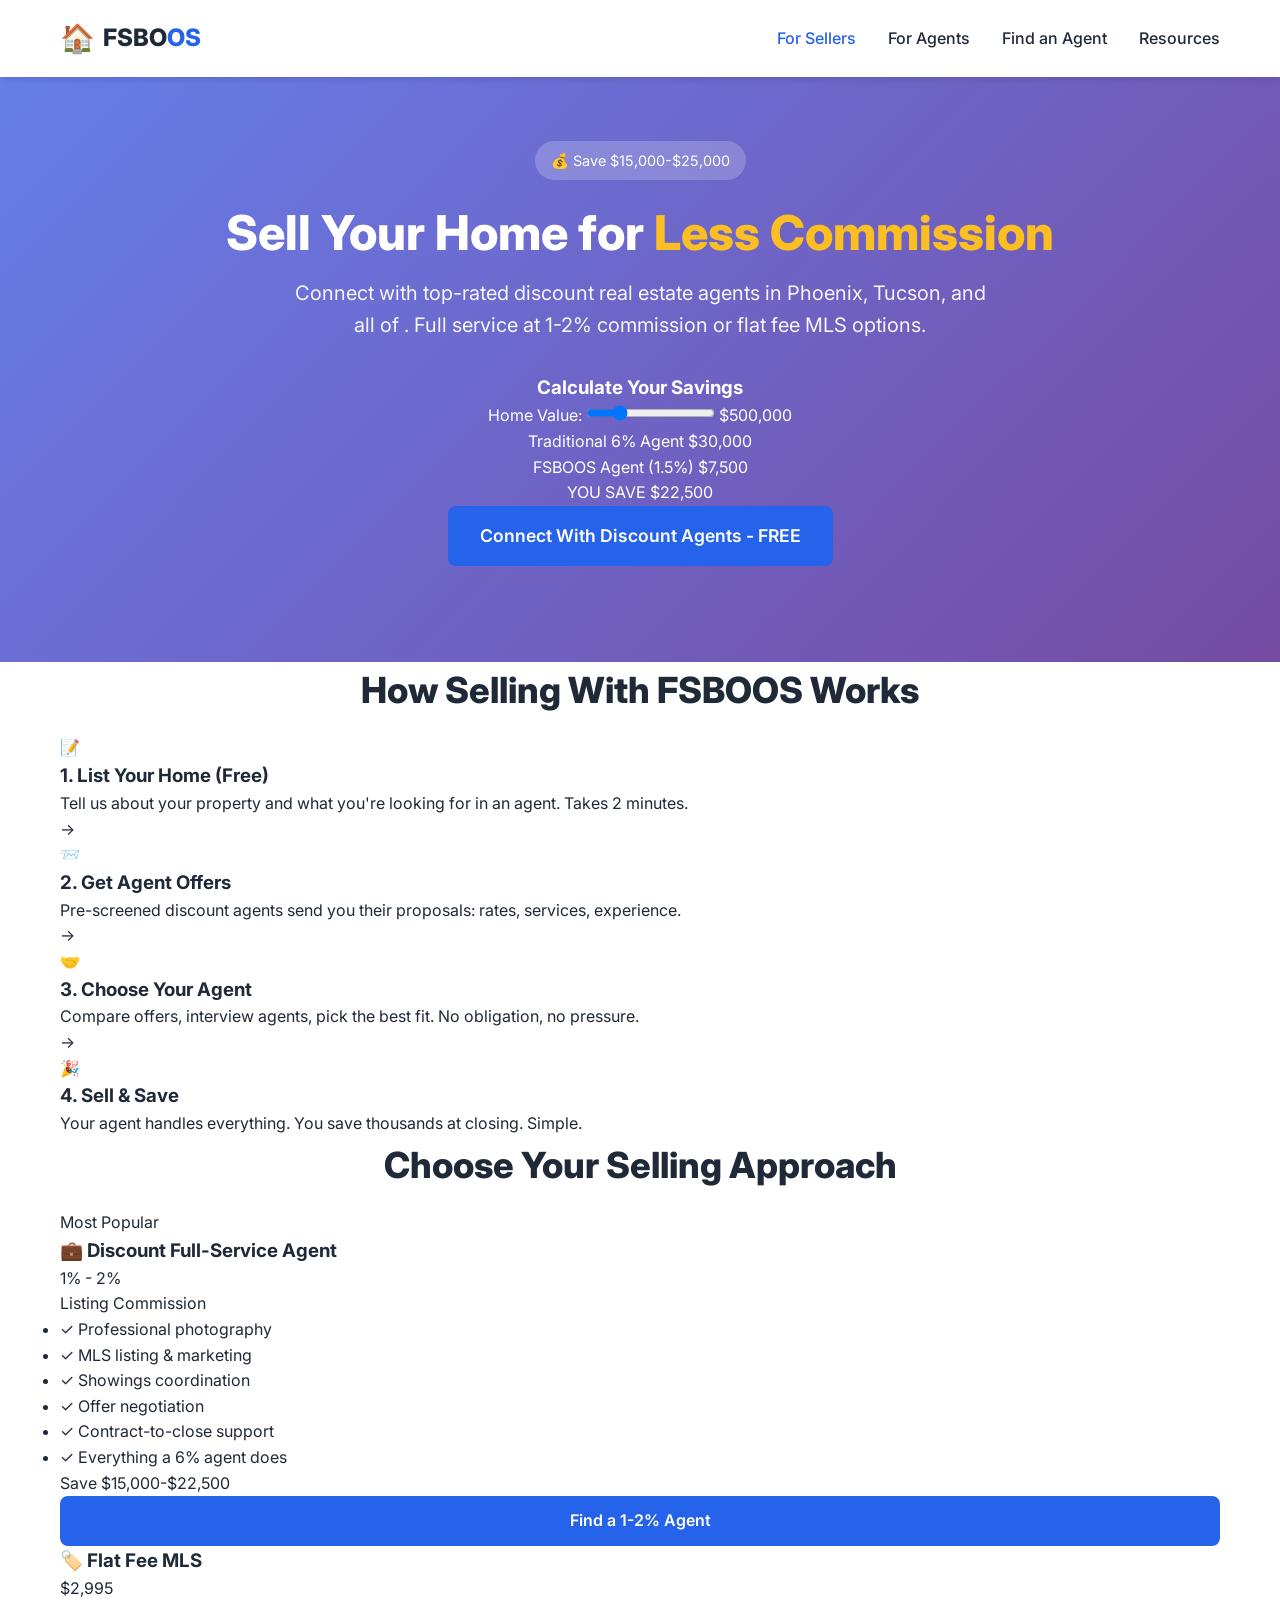
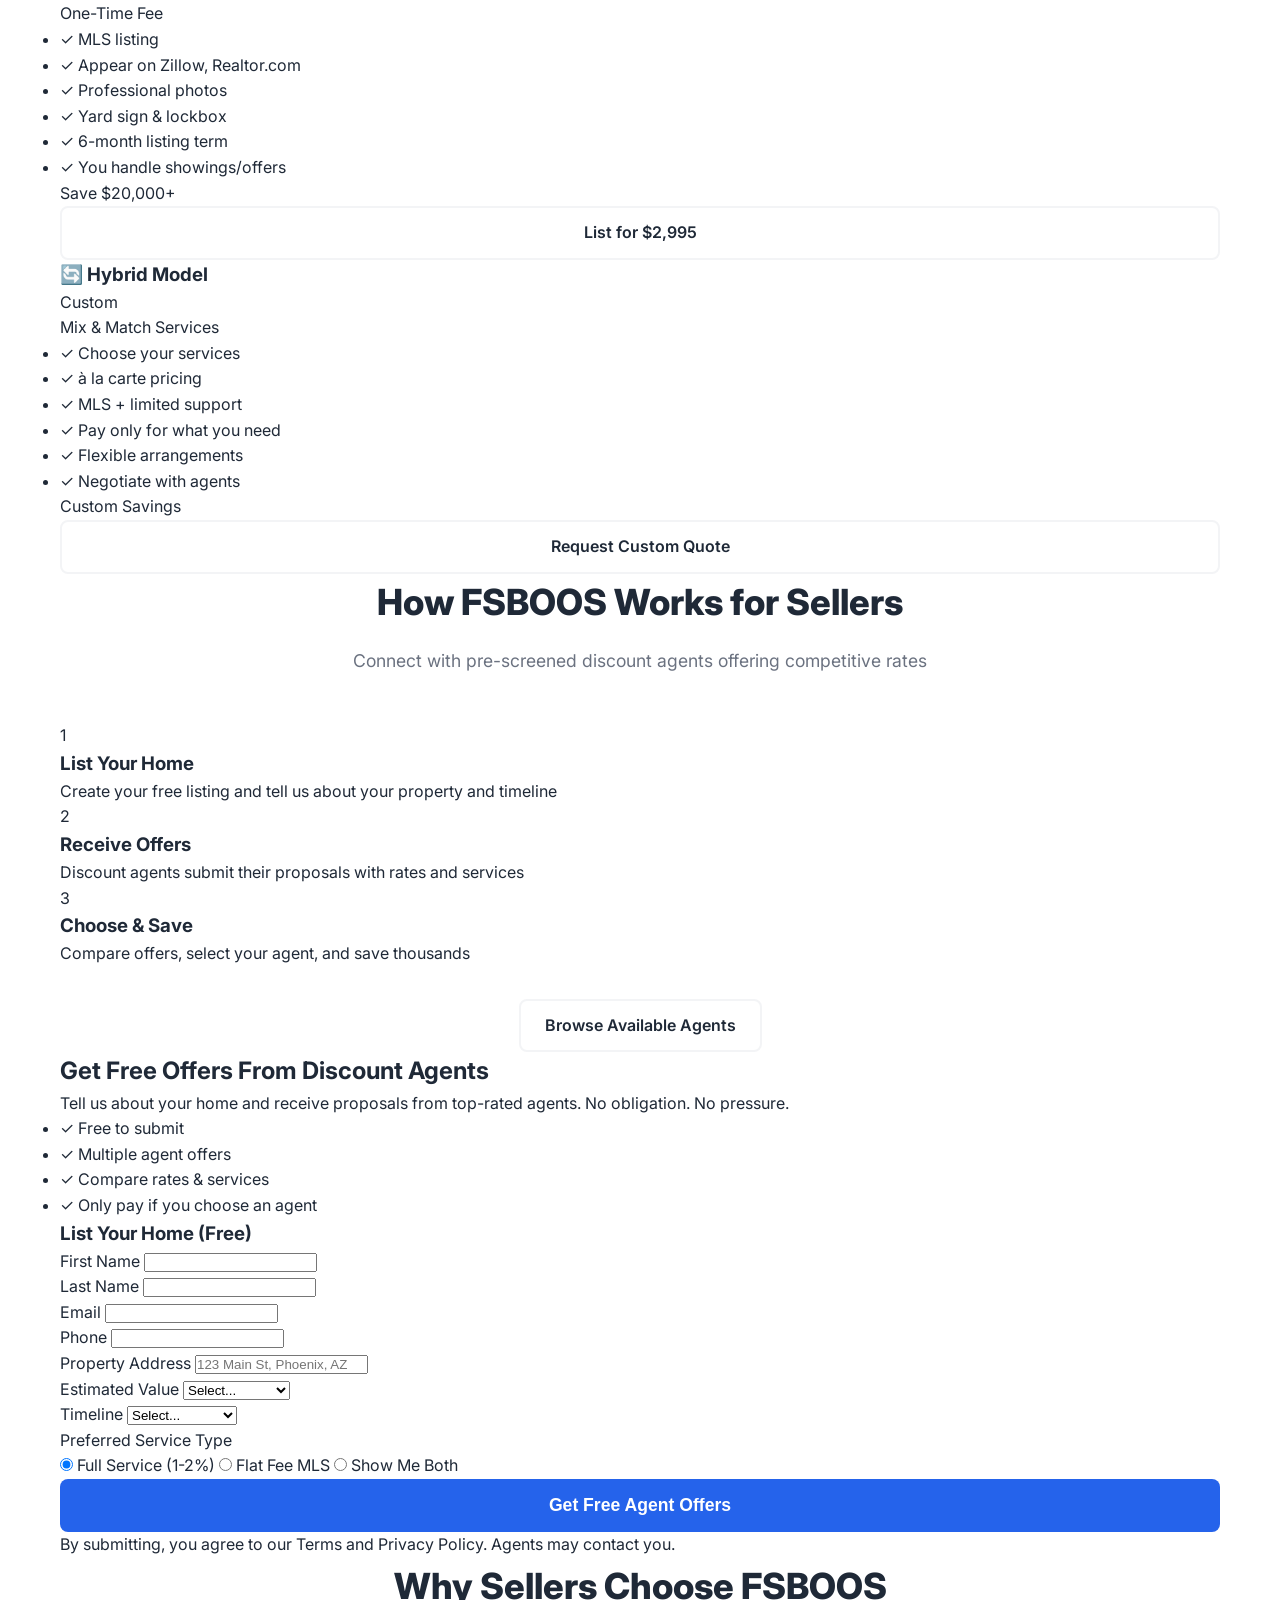
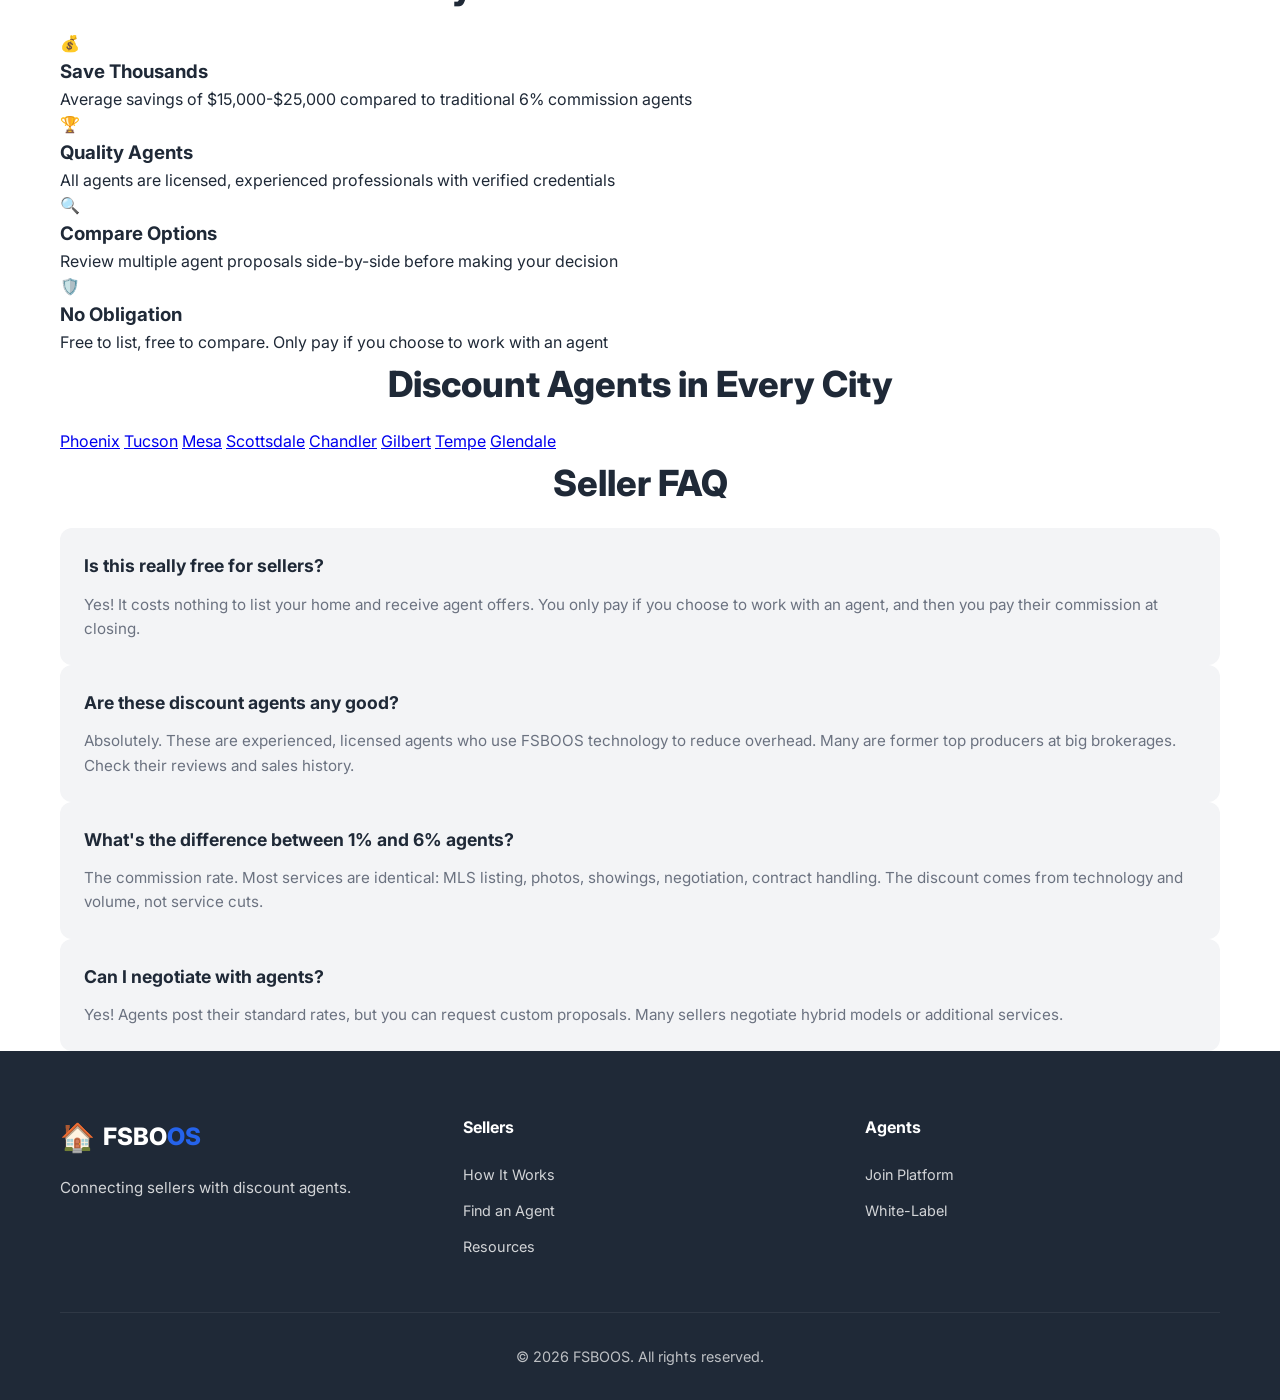
<file: for-sellers.html>
<!DOCTYPE html>
<html lang="en">
<head>
    <meta charset="UTF-8">
    <meta name="viewport" content="width=device-width, initial-scale=1.0">
    <title>Sell Your Home & Save Thousands | FSBOOS for Sellers</title>
    <meta name="description" content="Sell your home and save $15,000-$25,000. Connect with discount real estate agents offering 1-2% commission or flat fee MLS listings. Free to list.">
    <meta name="keywords" content="sell home save commission, discount real estate agents , flat fee MLS , low commission real estate , sell house Phoenix cheap">
    
    <link rel="stylesheet" href="css/styles.css">
    <link href="https://fonts.googleapis.com/css2?family=Inter:wght@400;500;600;700;800&display=swap" rel="stylesheet">
</head>
<body>
    <nav class="navbar">
        <div class="container nav-container">
            <a href="/" class="logo">
                <span class="logo-icon">🏠</span>
                <span class="logo-text">FSBO<span class="highlight">OS</span></span>
            </a>
            <div class="nav-links">
                <a href="/for-sellers.html" class="active">For Sellers</a>
                <a href="/for-agents.html">For Agents</a>
                <a href="/agents.html">Find an Agent</a>
                <a href="/blog.html">Resources</a>
            </div>
            <button class="mobile-menu-toggle" aria-label="Open menu">☰</button>
        </div>
    </nav>

    <section class="hero seller-hero">
        <div class="container">
            <div class="hero-content">
                <div class="hero-badge">💰 Save $15,000-$25,000</div>
                <h1>Sell Your Home for <span class="highlight">Less Commission</span></h1>
                <p class="hero-subtitle">Connect with top-rated discount real estate agents in Phoenix, Tucson, and all of . Full service at 1-2% commission or flat fee MLS options.</p>
                
                <div class="savings-calculator-large">
                    <h3>Calculate Your Savings</h3>
                    <div class="calc-row">
                        <label>Home Value:</label>
                        <input type="range" id="homeValue" min="200000" max="1500000" step="25000" value="500000">
                        <span class="calc-value" id="valueDisplay">$500,000</span>
                    </div>
                    <div class="savings-comparison">
                        <div class="savings-option">
                            <span class="option-label">Traditional 6% Agent</span>
                            <span class="option-cost" id="tradCost">$30,000</span>
                        </div>
                        <div class="savings-option winner">
                            <span class="option-label">FSBOOS Agent (1.5%)</span>
                            <span class="option-cost" id="fsboCost">$7,500</span>
                        </div>
                        <div class="savings-total">
                            <span>YOU SAVE</span>
                            <span class="savings-amount" id="savingsAmount">$22,500</span>
                        </div>
                    </div>
                </div>
                
                <a href="#agent-match" class="btn btn-primary btn-large">Connect With Discount Agents - FREE</a>
            </div>
        </div>
    </section>

    <section class="how-it-works-sellers">
        <div class="container">
            <h2 class="section-title">How Selling With FSBOOS Works</h2>
            
            <div class="steps-horizontal">
                <div class="step-item">
                    <div class="step-icon">📝</div>
                    <h3>1. List Your Home (Free)</h3>
                    <p>Tell us about your property and what you're looking for in an agent. Takes 2 minutes.</p>
                </div>
                <div class="step-arrow">→</div>
                <div class="step-item">
                    <div class="step-icon">📨</div>
                    <h3>2. Get Agent Offers</h3>
                    <p>Pre-screened discount agents send you their proposals: rates, services, experience.</p>
                </div>
                <div class="step-arrow">→</div>
                <div class="step-item">
                    <div class="step-icon">🤝</div>
                    <h3>3. Choose Your Agent</h3>
                    <p>Compare offers, interview agents, pick the best fit. No obligation, no pressure.</p>
                </div>
                <div class="step-arrow">→</div>
                <div class="step-item">
                    <div class="step-icon">🎉</div>
                    <h3>4. Sell & Save</h3>
                    <p>Your agent handles everything. You save thousands at closing. Simple.</p>
                </div>
            </div>
        </div>
    </section>

    <section class="service-options">
        <div class="container">
            <h2 class="section-title">Choose Your Selling Approach</h2>
            
            <div class="options-grid">
                <div class="option-card">
                    <div class="option-badge popular">Most Popular</div>
                    <h3>💼 Discount Full-Service Agent</h3>
                    <div class="option-rate">1% - 2%</div>
                    <p class="option-desc">Listing Commission</p>
                    
                    <ul class="option-features">
                        <li>✓ Professional photography</li>
                        <li>✓ MLS listing & marketing</li>
                        <li>✓ Showings coordination</li>
                        <li>✓ Offer negotiation</li>
                        <li>✓ Contract-to-close support</li>
                        <li>✓ Everything a 6% agent does</li>
                    </ul>
                    
                    <p class="option-savings">Save $15,000-$22,500</p>
                    <a href="#agent-match" class="btn btn-primary btn-full">Find a 1-2% Agent</a>
                </div>
                
                <div class="option-card">
                    <h3>🏷️ Flat Fee MLS</h3>
                    <div class="option-rate">$2,995</div>
                    <p class="option-desc">One-Time Fee</p>
                    
                    <ul class="option-features">
                        <li>✓ MLS listing</li>
                        <li>✓ Appear on Zillow, Realtor.com</li>
                        <li>✓ Professional photos</li>
                        <li>✓ Yard sign & lockbox</li>
                        <li>✓ 6-month listing term</li>
                        <li>✓ You handle showings/offers</li>
                    </ul>
                    
                    <p class="option-savings">Save $20,000+</p>
                    <a href="#flat-fee" class="btn btn-secondary btn-full">List for $2,995</a>
                </div>
                
                <div class="option-card">
                    <h3>🔄 Hybrid Model</h3>
                    <div class="option-rate">Custom</div>
                    <p class="option-desc">Mix & Match Services</p>
                    
                    <ul class="option-features">
                        <li>✓ Choose your services</li>
                        <li>✓ à la carte pricing</li>
                        <li>✓ MLS + limited support</li>
                        <li>✓ Pay only for what you need</li>
                        <li>✓ Flexible arrangements</li>
                        <li>✓ Negotiate with agents</li>
                    </ul>
                    
                    <p class="option-savings">Custom Savings</p>
                    <a href="#agent-match" class="btn btn-secondary btn-full">Request Custom Quote</a>
                </div>
            </div>
        </div>
    </section>

    <section class="featured-agents">
        <div class="container">
            <h2 class="section-title">How FSBOOS Works for Sellers</h2>
            <p class="section-subtitle">Connect with pre-screened discount agents offering competitive rates</p>
            
            <div class="how-it-works-simple">
                <div class="work-step">
                    <div class="step-num">1</div>
                    <h3>List Your Home</h3>
                    <p>Create your free listing and tell us about your property and timeline</p>
                </div>
                <div class="work-step">
                    <div class="step-num">2</div>
                    <h3>Receive Offers</h3>
                    <p>Discount agents submit their proposals with rates and services</p>
                </div>
                <div class="work-step">
                    <div class="step-num">3</div>
                    <h3>Choose & Save</h3>
                    <p>Compare offers, select your agent, and save thousands</p>
                </div>
            </div>
            
            <div class="text-center" style="margin-top: 2rem;">
                <a href="/agents.html" class="btn btn-secondary">Browse Available Agents</a>
            </div>
        </div>
    </section>

    <section id="agent-match" class="lead-form-section">
        <div class="container">
            <div class="form-layout">
                <div class="form-content">
                    <h2>Get Free Offers From Discount Agents</h2>
                    <p>Tell us about your home and receive proposals from top-rated agents. No obligation. No pressure.</p>
                    
                    <ul class="form-benefits">
                        <li>✓ Free to submit</li>
                        <li>✓ Multiple agent offers</li>
                        <li>✓ Compare rates & services</li>
                        <li>✓ Only pay if you choose an agent</li>
                    </ul>
                </div>
                
                <form class="lead-form" action="#" method="POST">
                    <h3>List Your Home (Free)</h3>
                    
                    <div class="form-row">
                        <div class="form-group">
                            <label for="firstName">First Name</label>
                            <input type="text" id="firstName" name="firstName" required>
                        </div>
                        <div class="form-group">
                            <label for="lastName">Last Name</label>
                            <input type="text" id="lastName" name="lastName" required>
                        </div>
                    </div>
                    
                    <div class="form-group">
                        <label for="email">Email</label>
                        <input type="email" id="email" name="email" required>
                    </div>
                    
                    <div class="form-group">
                        <label for="phone">Phone</label>
                        <input type="tel" id="phone" name="phone" required>
                    </div>
                    
                    <div class="form-group">
                        <label for="address">Property Address</label>
                        <input type="text" id="address" name="address" placeholder="123 Main St, Phoenix, AZ" required>
                    </div>
                    
                    <div class="form-row">
                        <div class="form-group">
                            <label for="value">Estimated Value</label>
                            <select id="value" name="value" required>
                                <option value="">Select...</option>
                                <option value="200-300">$200k - $300k</option>
                                <option value="300-400">$300k - $400k</option>
                                <option value="400-500">$400k - $500k</option>
                                <option value="500-750">$500k - $750k</option>
                                <option value="750+">$750k+</option>
                            </select>
                        </div>
                        <div class="form-group">
                            <label for="timeline">Timeline</label>
                            <select id="timeline" name="timeline">
                                <option value="">Select...</option>
                                <option value="asap">ASAP</option>
                                <option value="30">Within 30 days</option>
                                <option value="60">1-2 months</option>
                                <option value="90">3+ months</option>
                            </select>
                        </div>
                    </div>
                    
                    <div class="form-group">
                        <label>Preferred Service Type</label>
                        <div class="radio-group">
                            <label class="radio-label">
                                <input type="radio" name="serviceType" value="full" checked>
                                <span>Full Service (1-2%)</span>
                            </label>
                            <label class="radio-label">
                                <input type="radio" name="serviceType" value="flat">
                                <span>Flat Fee MLS</span>
                            </label>
                            <label class="radio-label">
                                <input type="radio" name="serviceType" value="both">
                                <span>Show Me Both</span>
                            </label>
                        </div>
                    </div>
                    
                    <button type="submit" class="btn btn-primary btn-full btn-large">Get Free Agent Offers</button>
                    
                    <p class="form-disclaimer">By submitting, you agree to our Terms and Privacy Policy. Agents may contact you.</p>
                </form>
            </div>
        </div>
    </section>

    <section class="why-sellers-choose">
        <div class="container">
            <h2 class="section-title">Why Sellers Choose FSBOOS</h2>
            
            <div class="benefits-grid">
                <div class="benefit-card">
                    <div class="benefit-icon">💰</div>
                    <h3>Save Thousands</h3>
                    <p>Average savings of $15,000-$25,000 compared to traditional 6% commission agents</p>
                </div>
                
                <div class="benefit-card">
                    <div class="benefit-icon">🏆</div>
                    <h3>Quality Agents</h3>
                    <p>All agents are licensed, experienced professionals with verified credentials</p>
                </div>
                
                <div class="benefit-card">
                    <div class="benefit-icon">🔍</div>
                    <h3>Compare Options</h3>
                    <p>Review multiple agent proposals side-by-side before making your decision</p>
                </div>
                
                <div class="benefit-card">
                    <div class="benefit-icon">🛡️</div>
                    <h3>No Obligation</h3>
                    <p>Free to list, free to compare. Only pay if you choose to work with an agent</p>
                </div>
            </div>
        </div>
    </section>

    <section class="cities-served">
        <div class="container">
            <h2 class="section-title">Discount Agents in Every City</h2>
            <div class="cities-grid">
                <a href="/agents/phoenix.html" class="city-tile">Phoenix</a>
                <a href="/agents/tucson.html" class="city-tile">Tucson</a>
                <a href="/agents/mesa.html" class="city-tile">Mesa</a>
                <a href="/agents/scottsdale.html" class="city-tile">Scottsdale</a>
                <a href="/agents/chandler.html" class="city-tile">Chandler</a>
                <a href="/agents/gilbert.html" class="city-tile">Gilbert</a>
                <a href="/agents/tempe.html" class="city-tile">Tempe</a>
                <a href="/agents/glendale.html" class="city-tile">Glendale</a>
            </div>
        </div>
    </section>

    <section class="faq-sellers">
        <div class="container">
            <h2 class="section-title">Seller FAQ</h2>
            
            <div class="faq-list">
                <div class="faq-item">
                    <h3>Is this really free for sellers?</h3>
                    <p>Yes! It costs nothing to list your home and receive agent offers. You only pay if you choose to work with an agent, and then you pay their commission at closing.</p>
                </div>
                
                <div class="faq-item">
                    <h3>Are these discount agents any good?</h3>
                    <p>Absolutely. These are experienced, licensed agents who use FSBOOS technology to reduce overhead. Many are former top producers at big brokerages. Check their reviews and sales history.</p>
                </div>
                
                <div class="faq-item">
                    <h3>What's the difference between 1% and 6% agents?</h3>
                    <p>The commission rate. Most services are identical: MLS listing, photos, showings, negotiation, contract handling. The discount comes from technology and volume, not service cuts.</p>
                </div>
                
                <div class="faq-item">
                    <h3>Can I negotiate with agents?</h3>
                    <p>Yes! Agents post their standard rates, but you can request custom proposals. Many sellers negotiate hybrid models or additional services.</p>
                </div>
            </div>
        </div>
    </section>

    <footer class="footer">
        <div class="container">
            <div class="footer-grid">
                <div class="footer-brand">
                    <a href="/" class="logo">
                        <span class="logo-icon">🏠</span>
                        <span class="logo-text">FSBO<span class="highlight">OS</span></span>
                    </a>
                    <p>Connecting sellers with discount agents.</p>
                </div>
                <div class="footer-links">
                    <h4>Sellers</h4>
                    <a href="/for-sellers.html">How It Works</a>
                    <a href="/agents.html">Find an Agent</a>
                    <a href="/blog.html">Resources</a>
                </div>
                <div class="footer-links">
                    <h4>Agents</h4>
                    <a href="/for-agents.html">Join Platform</a>
                    <a href="/white-label.html">White-Label</a>
                </div>
            </div>
            <div class="footer-bottom">
                <p>&copy; 2026 FSBOOS. All rights reserved.</p>
            </div>
        </div>
    </footer>

    <script src="js/main.js"></script>
</body>
</html>
</file>
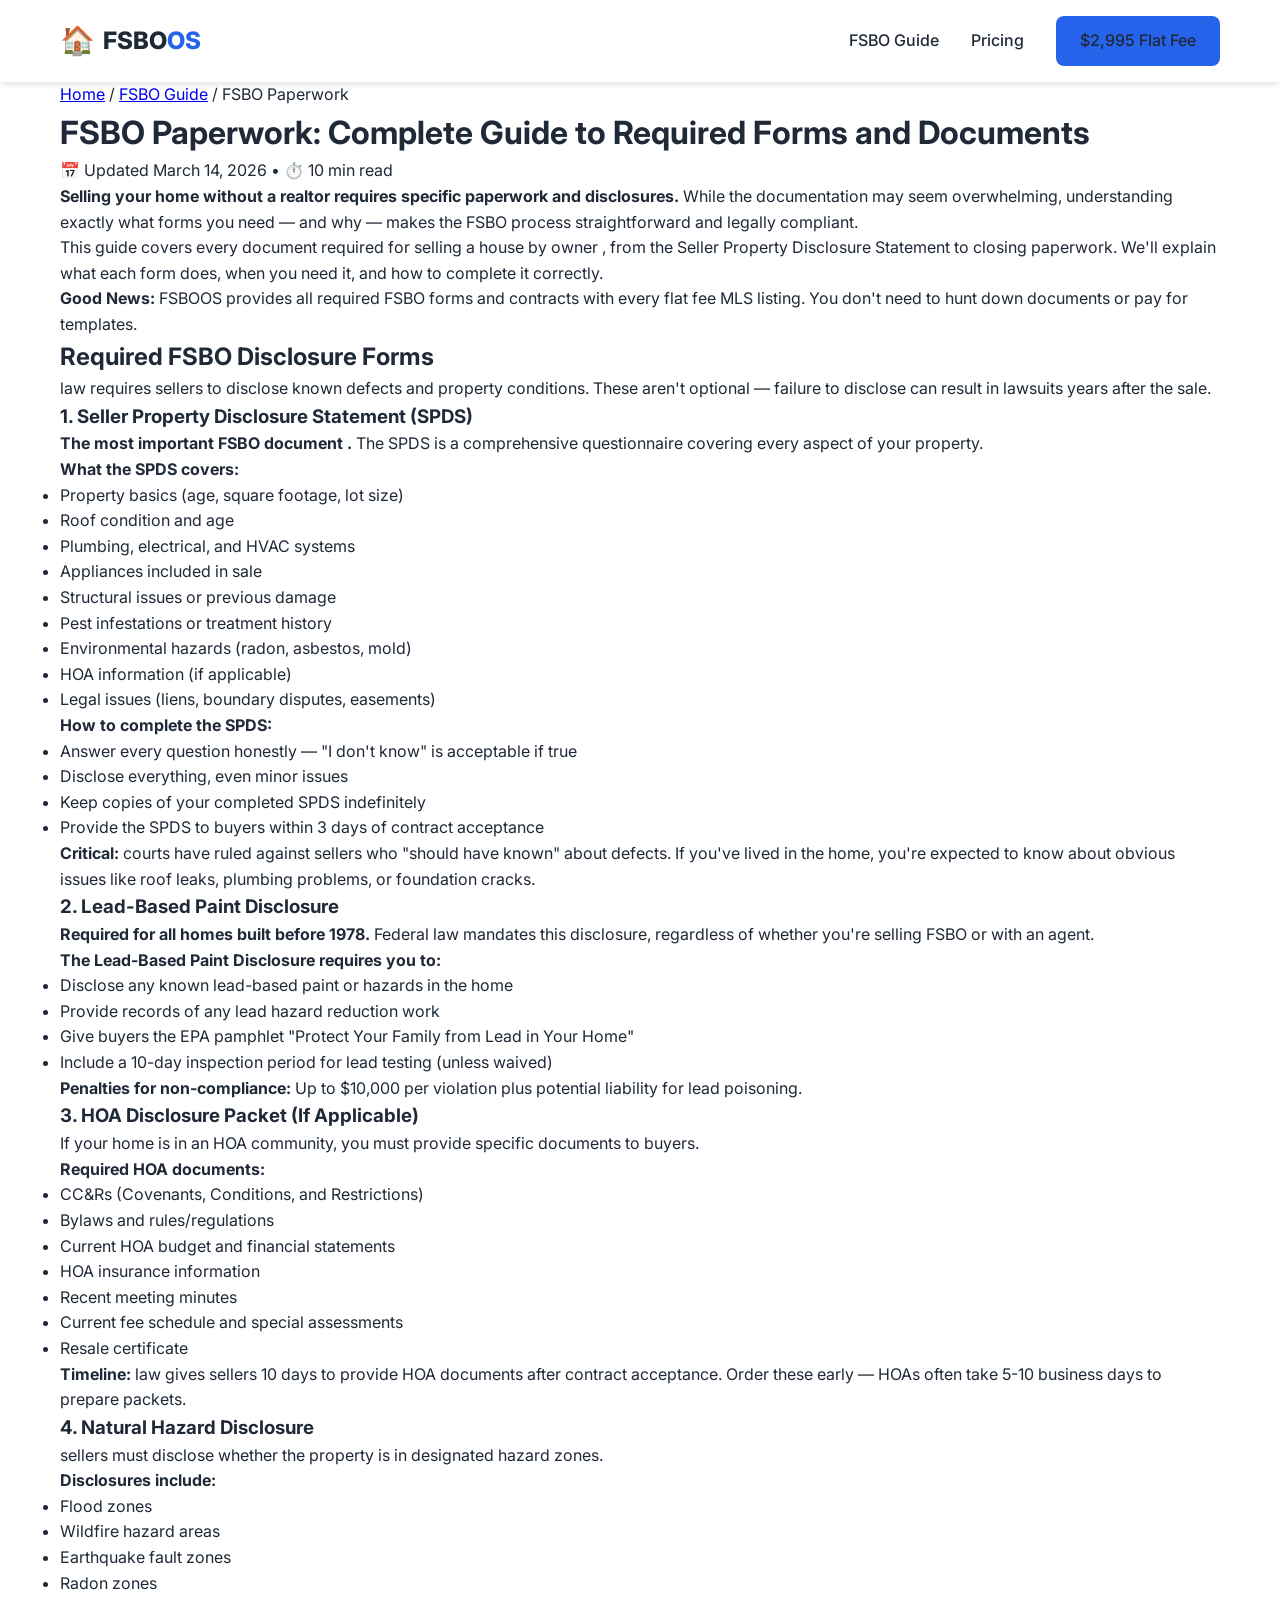
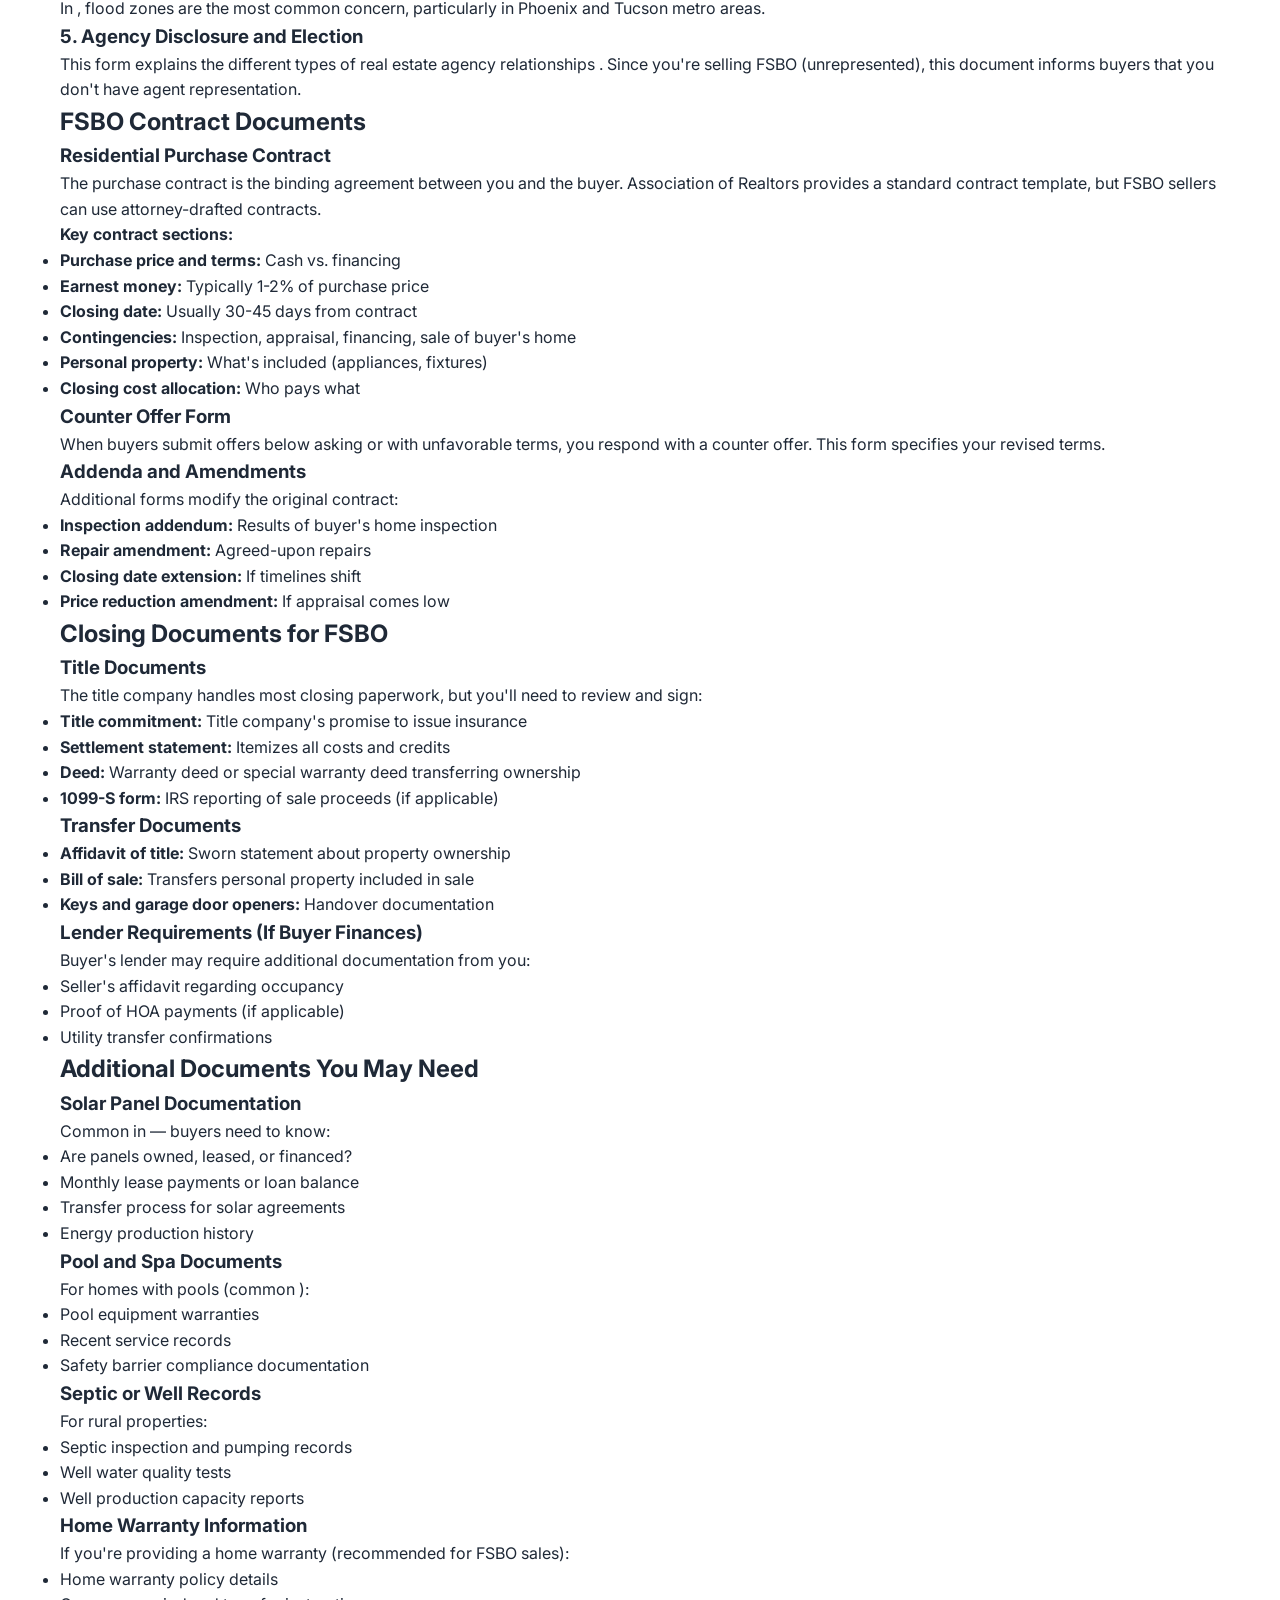
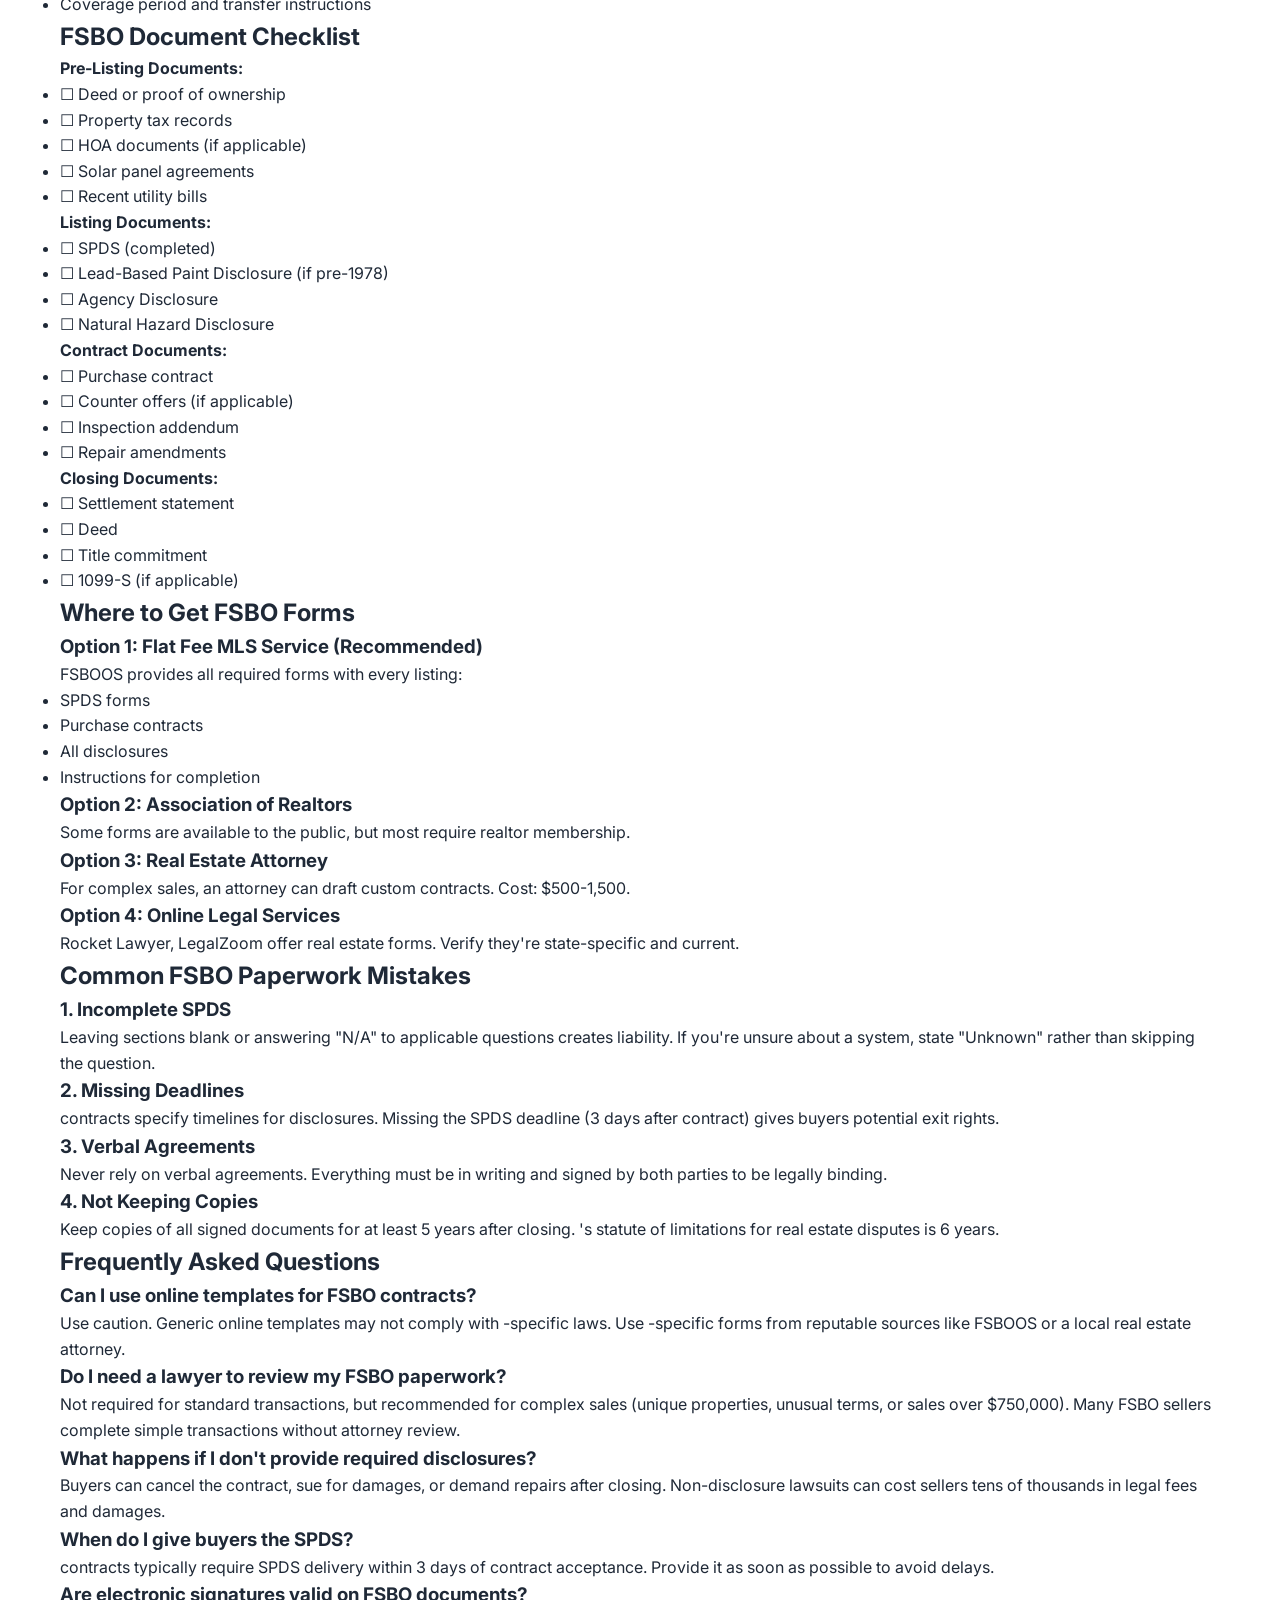
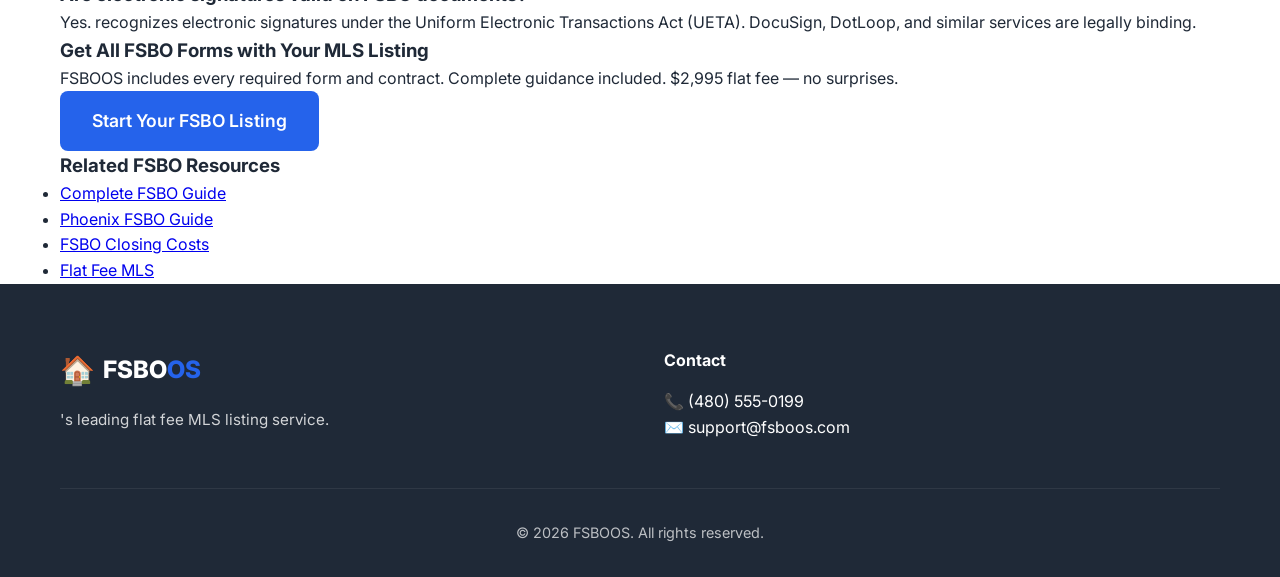
<file: blog/arizona-fsbo-paperwork-requirements.html>
<!DOCTYPE html>
<html lang="en">
<head>
    <meta charset="UTF-8">
    <meta name="viewport" content="width=device-width, initial-scale=1.0">
    <title>FSBO Paperwork Requirements | Documents You Need to Sell By Owner</title>
    <meta name="description" content="Complete list of FSBO paperwork and forms needed to sell your home without a realtor. SPDS, disclosures, contracts, and legal requirements explained.">
    <meta name="keywords" content="FSBO paperwork, sell house by owner forms , SPDS form, FSBO disclosure requirements , real estate contracts, FSBO legal requirements , sell home without realtor paperwork">
    
    <link rel="stylesheet" href="../css/styles.css">
    <link href="https://fonts.googleapis.com/css2?family=Inter:wght@400;500;600;700;800&display=swap" rel="stylesheet">
</head>
<body>
    <nav class="navbar">
        <div class="container nav-container">
            <a href="/" class="logo">
                <span class="logo-icon">🏠</span>
                <span class="logo-text">FSBO<span class="highlight">OS</span></span>
            </a>
            <div class="nav-links">
                <a href="/blog.html">FSBO Guide</a>
                <a href="/#pricing">Pricing</a>
                <a href="/#contact" class="btn btn-primary">$2,995 Flat Fee</a>
            </div>
            <button class="mobile-menu-toggle" aria-label="Open menu">☰</button>
        </div>
    </nav>

    <div class="container">
        <nav class="breadcrumb">
            <a href="/">Home</a>
            <span>/</span>
            <a href="/blog.html">FSBO Guide</a>
            <span>/</span>
            FSBO Paperwork
        </nav>
    </div>

    <div class="container article-container">
        <header class="article-header">
            <h1>FSBO Paperwork: Complete Guide to Required Forms and Documents</h1>
            <div class="article-meta">
                <span>📅 Updated March 14, 2026</span>
                <span> • </span>
                <span>⏱️ 10 min read</span>
            </div>
        </header>

        <article class="article-content">
            <p><strong>Selling your home without a realtor requires specific paperwork and disclosures.</strong> While the documentation may seem overwhelming, understanding exactly what forms you need — and why — makes the FSBO process straightforward and legally compliant.</p>

            <p>This guide covers every document required for selling a house by owner , from the Seller Property Disclosure Statement to closing paperwork. We'll explain what each form does, when you need it, and how to complete it correctly.</p>

            <div class="highlight-box">
                <p><strong>Good News:</strong> FSBOOS provides all required FSBO forms and contracts with every flat fee MLS listing. You don't need to hunt down documents or pay for templates.</p>
            </div>

            <h2>Required FSBO Disclosure Forms</h2>

            <p>law requires sellers to disclose known defects and property conditions. These aren't optional — failure to disclose can result in lawsuits years after the sale.</p>

            <h3>1. Seller Property Disclosure Statement (SPDS)</h3>
            <p><strong>The most important FSBO document .</strong> The SPDS is a comprehensive questionnaire covering every aspect of your property.</p>

            <p><strong>What the SPDS covers:</strong></p>
            <ul>
                <li>Property basics (age, square footage, lot size)</li>
                <li>Roof condition and age</li>
                <li>Plumbing, electrical, and HVAC systems</li>
                <li>Appliances included in sale</li>
                <li>Structural issues or previous damage</li>
                <li>Pest infestations or treatment history</li>
                <li>Environmental hazards (radon, asbestos, mold)</li>
                <li>HOA information (if applicable)</li>
                <li>Legal issues (liens, boundary disputes, easements)</li>
            </ul>

            <p><strong>How to complete the SPDS:</strong></p>
            <ul>
                <li>Answer every question honestly — "I don't know" is acceptable if true</li>
                <li>Disclose everything, even minor issues</li>
                <li>Keep copies of your completed SPDS indefinitely</li>
                <li>Provide the SPDS to buyers within 3 days of contract acceptance</li>
            </ul>

            <div class="warning-box">
                <p><strong>Critical:</strong> courts have ruled against sellers who "should have known" about defects. If you've lived in the home, you're expected to know about obvious issues like roof leaks, plumbing problems, or foundation cracks.</p>
            </div>

            <h3>2. Lead-Based Paint Disclosure</h3>
            <p><strong>Required for all homes built before 1978.</strong> Federal law mandates this disclosure, regardless of whether you're selling FSBO or with an agent.</p>

            <p><strong>The Lead-Based Paint Disclosure requires you to:</strong></p>
            <ul>
                <li>Disclose any known lead-based paint or hazards in the home</li>
                <li>Provide records of any lead hazard reduction work</li>
                <li>Give buyers the EPA pamphlet "Protect Your Family from Lead in Your Home"</li>
                <li>Include a 10-day inspection period for lead testing (unless waived)</li>
            </ul>

            <p><strong>Penalties for non-compliance:</strong> Up to $10,000 per violation plus potential liability for lead poisoning.</p>

            <h3>3. HOA Disclosure Packet (If Applicable)</h3>
            <p>If your home is in an HOA community, you must provide specific documents to buyers.</p>

            <p><strong>Required HOA documents:</strong></p>
            <ul>
                <li>CC&Rs (Covenants, Conditions, and Restrictions)</li>
                <li>Bylaws and rules/regulations</li>
                <li>Current HOA budget and financial statements</li>
                <li>HOA insurance information</li>
                <li>Recent meeting minutes</li>
                <li>Current fee schedule and special assessments</li>
                <li>Resale certificate</li>
            </ul>

            <p><strong>Timeline:</strong> law gives sellers 10 days to provide HOA documents after contract acceptance. Order these early — HOAs often take 5-10 business days to prepare packets.</p>

            <h3>4. Natural Hazard Disclosure</h3>
            <p>sellers must disclose whether the property is in designated hazard zones.</p>

            <p><strong>Disclosures include:</strong></p>
            <ul>
                <li>Flood zones</li>
                <li>Wildfire hazard areas</li>
                <li>Earthquake fault zones</li>
                <li>Radon zones</li>
            </ul>

            <p>In , flood zones are the most common concern, particularly in Phoenix and Tucson metro areas.</p>

            <h3>5. Agency Disclosure and Election</h3>
            <p>This form explains the different types of real estate agency relationships . Since you're selling FSBO (unrepresented), this document informs buyers that you don't have agent representation.</p>

            <h2>FSBO Contract Documents</h2>

            <h3>Residential Purchase Contract</h3>
            <p>The purchase contract is the binding agreement between you and the buyer. Association of Realtors provides a standard contract template, but FSBO sellers can use attorney-drafted contracts.</p>

            <p><strong>Key contract sections:</strong></p>
            <ul>
                <li><strong>Purchase price and terms:</strong> Cash vs. financing</li>
                <li><strong>Earnest money:</strong> Typically 1-2% of purchase price</li>
                <li><strong>Closing date:</strong> Usually 30-45 days from contract</li>
                <li><strong>Contingencies:</strong> Inspection, appraisal, financing, sale of buyer's home</li>
                <li><strong>Personal property:</strong> What's included (appliances, fixtures)</li>
                <li><strong>Closing cost allocation:</strong> Who pays what</li>
            </ul>

            <h3>Counter Offer Form</h3>
            <p>When buyers submit offers below asking or with unfavorable terms, you respond with a counter offer. This form specifies your revised terms.</p>

            <h3>Addenda and Amendments</h3>
            <p>Additional forms modify the original contract:</p>
            <ul>
                <li><strong>Inspection addendum:</strong> Results of buyer's home inspection</li>
                <li><strong>Repair amendment:</strong> Agreed-upon repairs</li>
                <li><strong>Closing date extension:</strong> If timelines shift</li>
                <li><strong>Price reduction amendment:</strong> If appraisal comes low</li>
            </ul>

            <h2>Closing Documents for FSBO</h2>

            <h3>Title Documents</h3>
            <p>The title company handles most closing paperwork, but you'll need to review and sign:</p>

            <ul>
                <li><strong>Title commitment:</strong> Title company's promise to issue insurance</li>
                <li><strong>Settlement statement:</strong> Itemizes all costs and credits</li>
                <li><strong>Deed:</strong> Warranty deed or special warranty deed transferring ownership</li>
                <li><strong>1099-S form:</strong> IRS reporting of sale proceeds (if applicable)</li>
            </ul>

            <h3>Transfer Documents</h3>
            <ul>
                <li><strong>Affidavit of title:</strong> Sworn statement about property ownership</li>
                <li><strong>Bill of sale:</strong> Transfers personal property included in sale</li>
                <li><strong>Keys and garage door openers:</strong> Handover documentation</li>
            </ul>

            <h3>Lender Requirements (If Buyer Finances)</h3>
            <p>Buyer's lender may require additional documentation from you:</p>
            <ul>
                <li>Seller's affidavit regarding occupancy</li>
                <li>Proof of HOA payments (if applicable)</li>
                <li>Utility transfer confirmations</li>
            </ul>

            <h2>Additional Documents You May Need</h2>

            <h3>Solar Panel Documentation</h3>
            <p>Common in — buyers need to know:</p>
            <ul>
                <li>Are panels owned, leased, or financed?</li>
                <li>Monthly lease payments or loan balance</li>
                <li>Transfer process for solar agreements</li>
                <li>Energy production history</li>
            </ul>

            <h3>Pool and Spa Documents</h3>
            <p>For homes with pools (common ):</p>
            <ul>
                <li>Pool equipment warranties</li>
                <li>Recent service records</li>
                <li>Safety barrier compliance documentation</li>
            </ul>

            <h3>Septic or Well Records</h3>
            <p>For rural properties:</p>
            <ul>
                <li>Septic inspection and pumping records</li>
                <li>Well water quality tests</li>
                <li>Well production capacity reports</li>
            </ul>

            <h3>Home Warranty Information</h3>
            <p>If you're providing a home warranty (recommended for FSBO sales):</p>
            <ul>
                <li>Home warranty policy details</li>
                <li>Coverage period and transfer instructions</li>
            </ul>

            <h2>FSBO Document Checklist</h2>

            <div class="highlight-box">
                <p><strong>Pre-Listing Documents:</strong></p>
                <ul>
                    <li>☐ Deed or proof of ownership</li>
                    <li>☐ Property tax records</li>
                    <li>☐ HOA documents (if applicable)</li>
                    <li>☐ Solar panel agreements</li>
                    <li>☐ Recent utility bills</li>
                </ul>
                
                <p><strong>Listing Documents:</strong></p>
                <ul>
                    <li>☐ SPDS (completed)</li>
                    <li>☐ Lead-Based Paint Disclosure (if pre-1978)</li>
                    <li>☐ Agency Disclosure</li>
                    <li>☐ Natural Hazard Disclosure</li>
                </ul>
                
                <p><strong>Contract Documents:</strong></p>
                <ul>
                    <li>☐ Purchase contract</li>
                    <li>☐ Counter offers (if applicable)</li>
                    <li>☐ Inspection addendum</li>
                    <li>☐ Repair amendments</li>
                </ul>
                
                <p><strong>Closing Documents:</strong></p>
                <ul>
                    <li>☐ Settlement statement</li>
                    <li>☐ Deed</li>
                    <li>☐ Title commitment</li>
                    <li>☐ 1099-S (if applicable)</li>
                </ul>
            </div>

            <h2>Where to Get FSBO Forms</h2>

            <h3>Option 1: Flat Fee MLS Service (Recommended)</h3>
            <p>FSBOOS provides all required forms with every listing:</p>
            <ul>
                <li>SPDS forms</li>
                <li>Purchase contracts</li>
                <li>All disclosures</li>
                <li>Instructions for completion</li>
            </ul>

            <h3>Option 2: Association of Realtors</h3>
            <p>Some forms are available to the public, but most require realtor membership.</p>

            <h3>Option 3: Real Estate Attorney</h3>
            <p>For complex sales, an attorney can draft custom contracts. Cost: $500-1,500.</p>

            <h3>Option 4: Online Legal Services</h3>
            <p>Rocket Lawyer, LegalZoom offer real estate forms. Verify they're state-specific and current.</p>

            <h2>Common FSBO Paperwork Mistakes</h2>

            <h3>1. Incomplete SPDS</h3>
            <p>Leaving sections blank or answering "N/A" to applicable questions creates liability. If you're unsure about a system, state "Unknown" rather than skipping the question.</p>

            <h3>2. Missing Deadlines</h3>
            <p>contracts specify timelines for disclosures. Missing the SPDS deadline (3 days after contract) gives buyers potential exit rights.</p>

            <h3>3. Verbal Agreements</h3>
            <p>Never rely on verbal agreements. Everything must be in writing and signed by both parties to be legally binding.</p>

            <h3>4. Not Keeping Copies</h3>
            <p>Keep copies of all signed documents for at least 5 years after closing. 's statute of limitations for real estate disputes is 6 years.</p>

            <h2>Frequently Asked Questions</h2>

            <h3>Can I use online templates for FSBO contracts?</h3>
            <p>Use caution. Generic online templates may not comply with -specific laws. Use -specific forms from reputable sources like FSBOOS or a local real estate attorney.</p>

            <h3>Do I need a lawyer to review my FSBO paperwork?</h3>
            <p>Not required for standard transactions, but recommended for complex sales (unique properties, unusual terms, or sales over $750,000). Many FSBO sellers complete simple transactions without attorney review.</p>

            <h3>What happens if I don't provide required disclosures?</h3>
            <p>Buyers can cancel the contract, sue for damages, or demand repairs after closing. Non-disclosure lawsuits can cost sellers tens of thousands in legal fees and damages.</p>

            <h3>When do I give buyers the SPDS?</h3>
            <p>contracts typically require SPDS delivery within 3 days of contract acceptance. Provide it as soon as possible to avoid delays.</p>

            <h3>Are electronic signatures valid on FSBO documents?</h3>
            <p>Yes. recognizes electronic signatures under the Uniform Electronic Transactions Act (UETA). DocuSign, DotLoop, and similar services are legally binding.</p>

            <div class="article-cta">
                <h3>Get All FSBO Forms with Your MLS Listing</h3>
                <p>FSBOOS includes every required form and contract. Complete guidance included. $2,995 flat fee — no surprises.</p>
                <a href="/#contact" class="btn btn-primary btn-large">Start Your FSBO Listing</a>
            </div>

            <div class="related-articles">
                <h3>Related FSBO Resources</h3>
                <ul>
                    <li><a href="/blog/how-to-sell-home-without-realtor-arizona.html">Complete FSBO Guide</a></li>
                    <li><a href="/blog/sell-home-without-realtor-phoenix.html">Phoenix FSBO Guide</a></li>
                    <li><a href="/blog/fsbo-closing-costs-arizona.html">FSBO Closing Costs</a></li>
                    <li><a href="/blog/flat-fee-mls-arizona.html">Flat Fee MLS </a></li>
                </ul>
            </div>
        </article>
    </div>

    <footer class="footer">
        <div class="container">
            <div class="footer-grid">
                <div class="footer-brand">
                    <a href="/" class="logo">
                        <span class="logo-icon">🏠</span>
                        <span class="logo-text">FSBO<span class="highlight">OS</span></span>
                    </a>
                    <p>'s leading flat fee MLS listing service.</p>
                </div>
                <div class="footer-links">
                    <h4>Contact</h4>
                    <p>📞 (480) 555-0199</p>
                    <p>✉️ support@fsboos.com</p>
                </div>
            </div>
            <div class="footer-bottom">
                <p>&copy; 2026 FSBOOS. All rights reserved.</p>
            </div>
        </div>
    </footer>

    <script src="../js/main.js"></script>
</body>
</html>
</file>
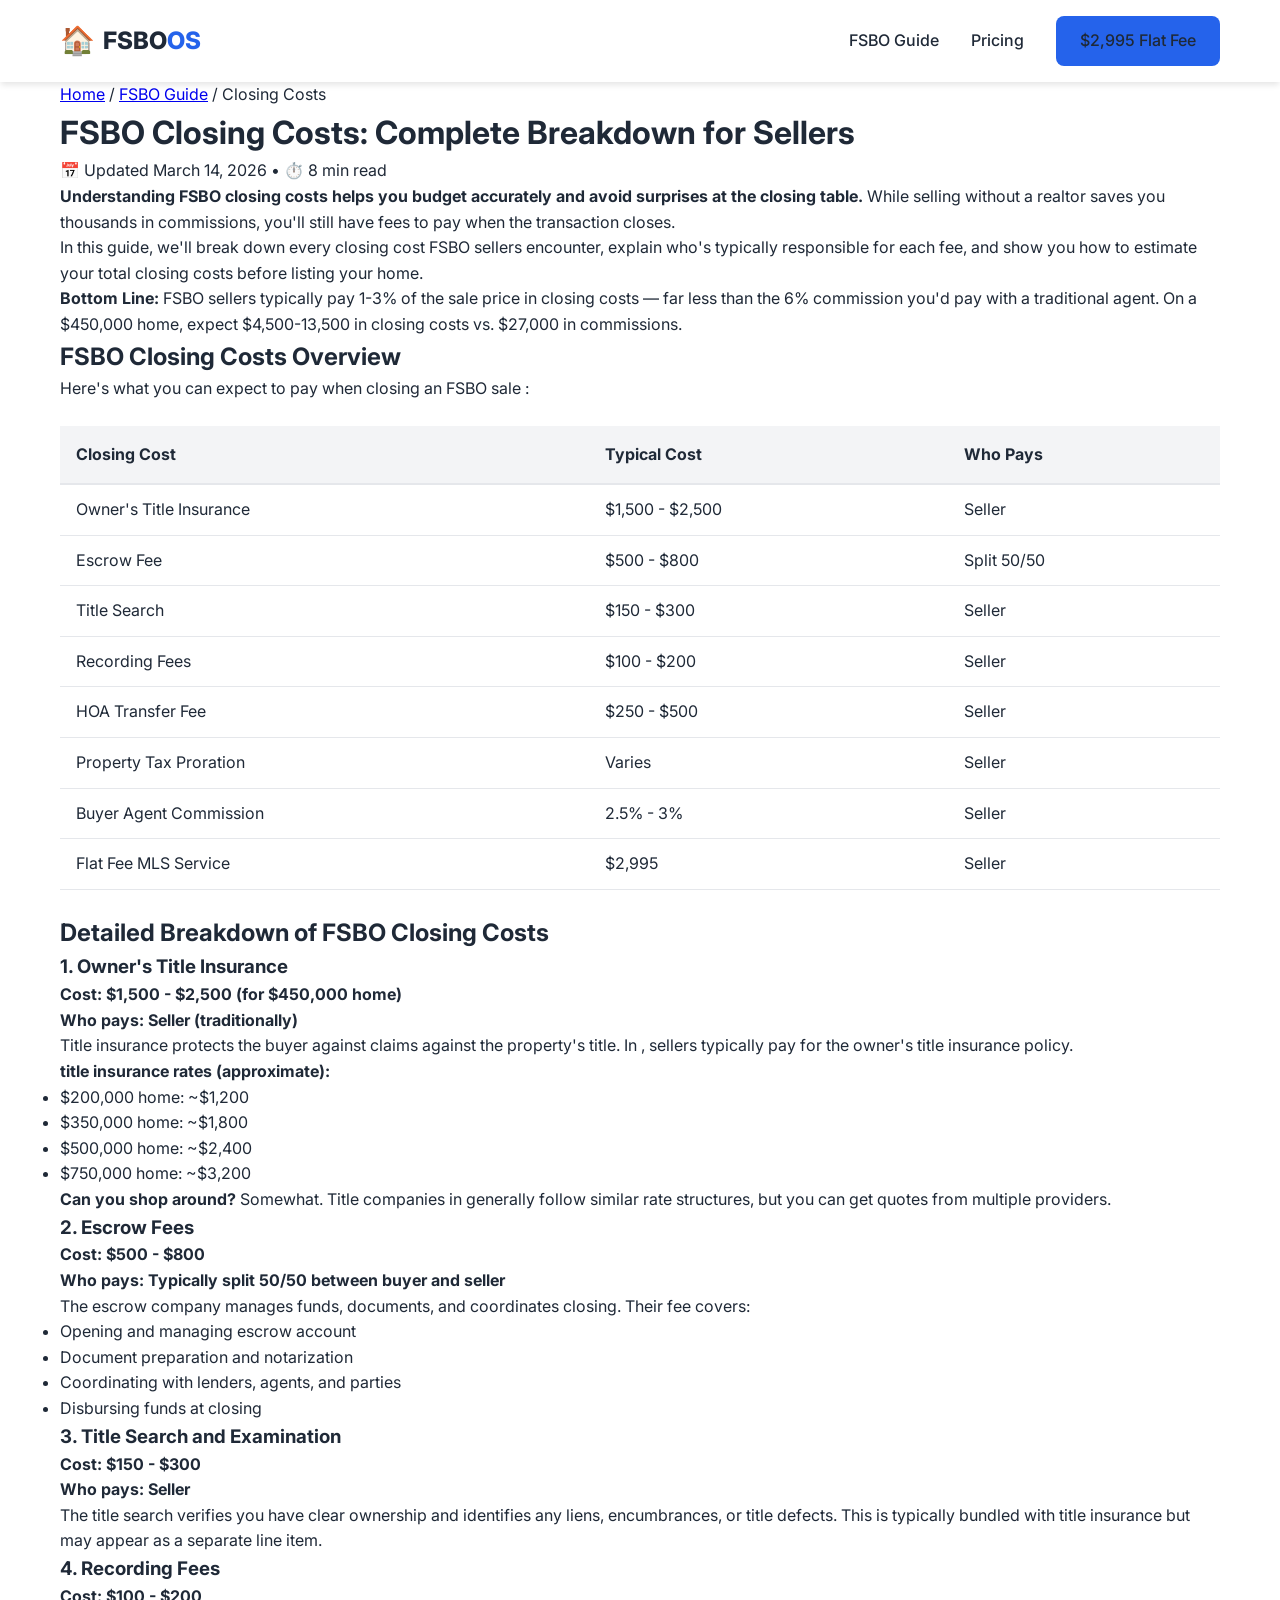
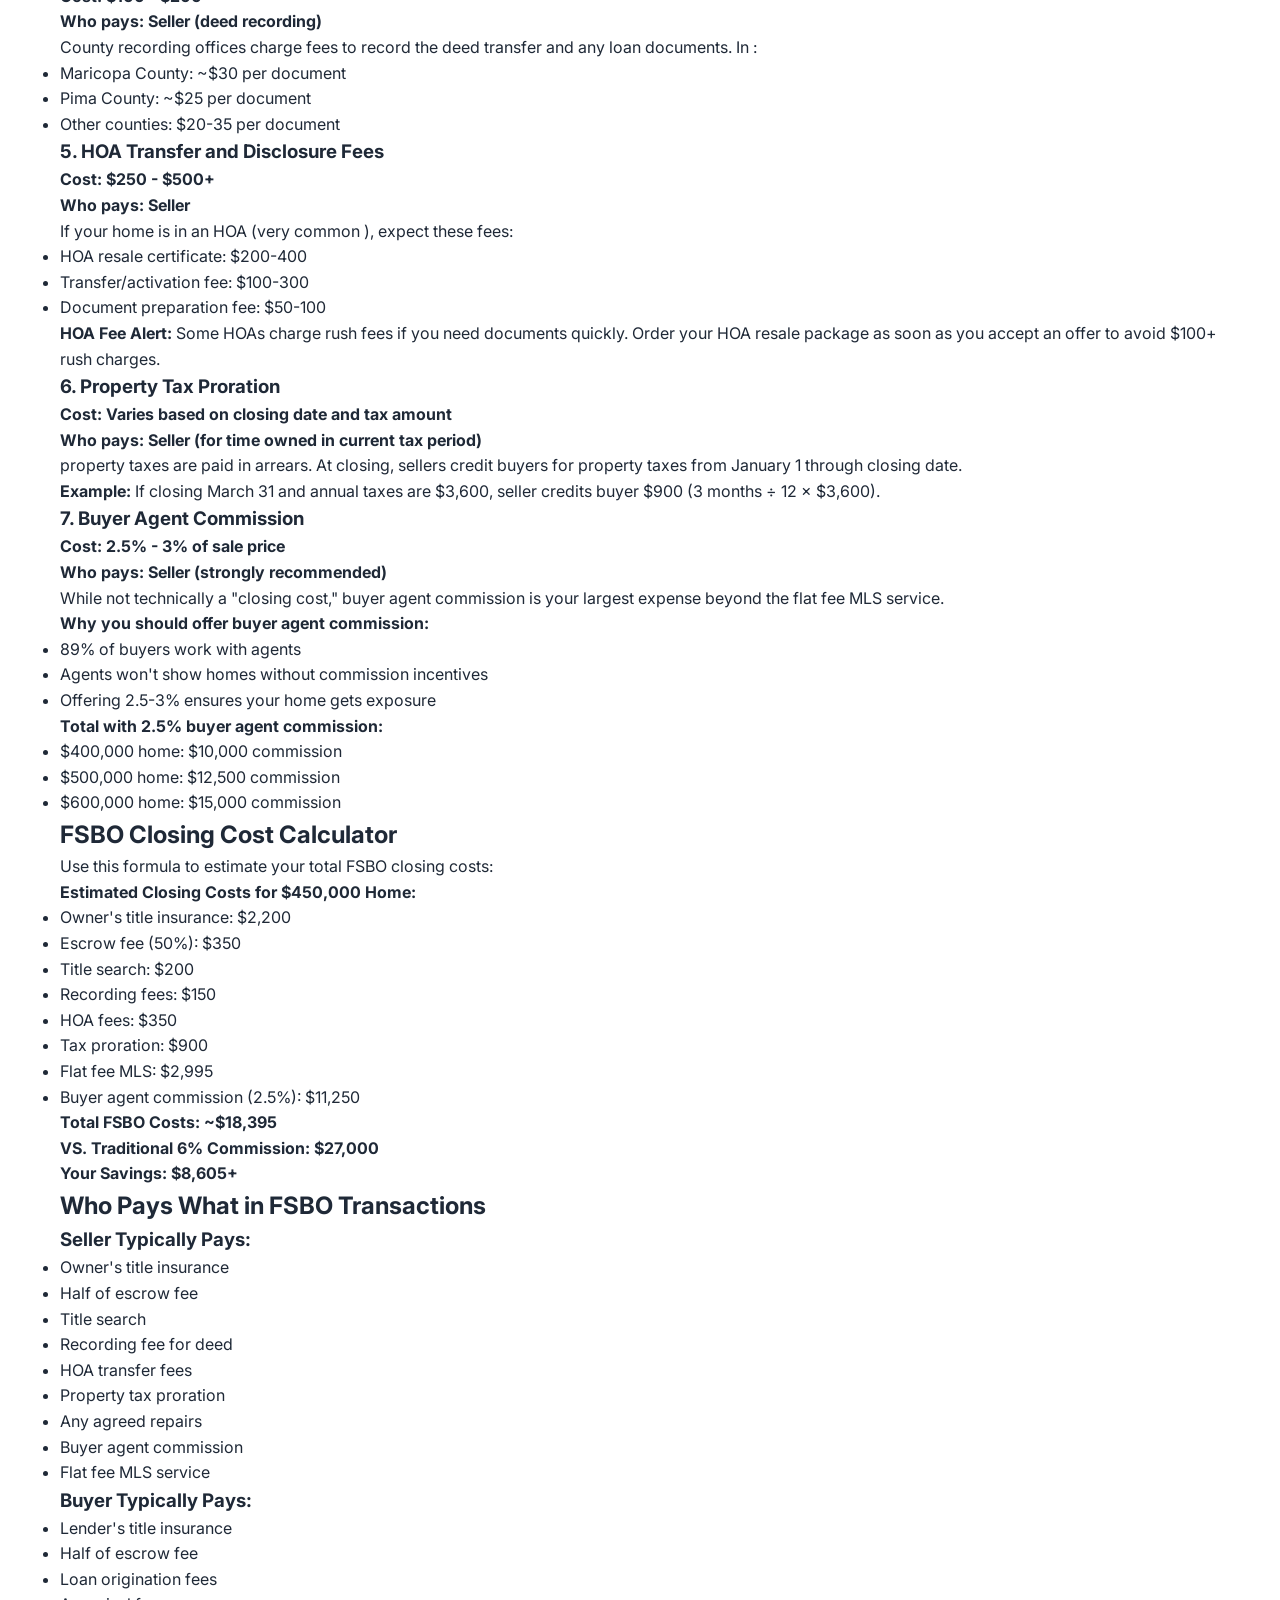
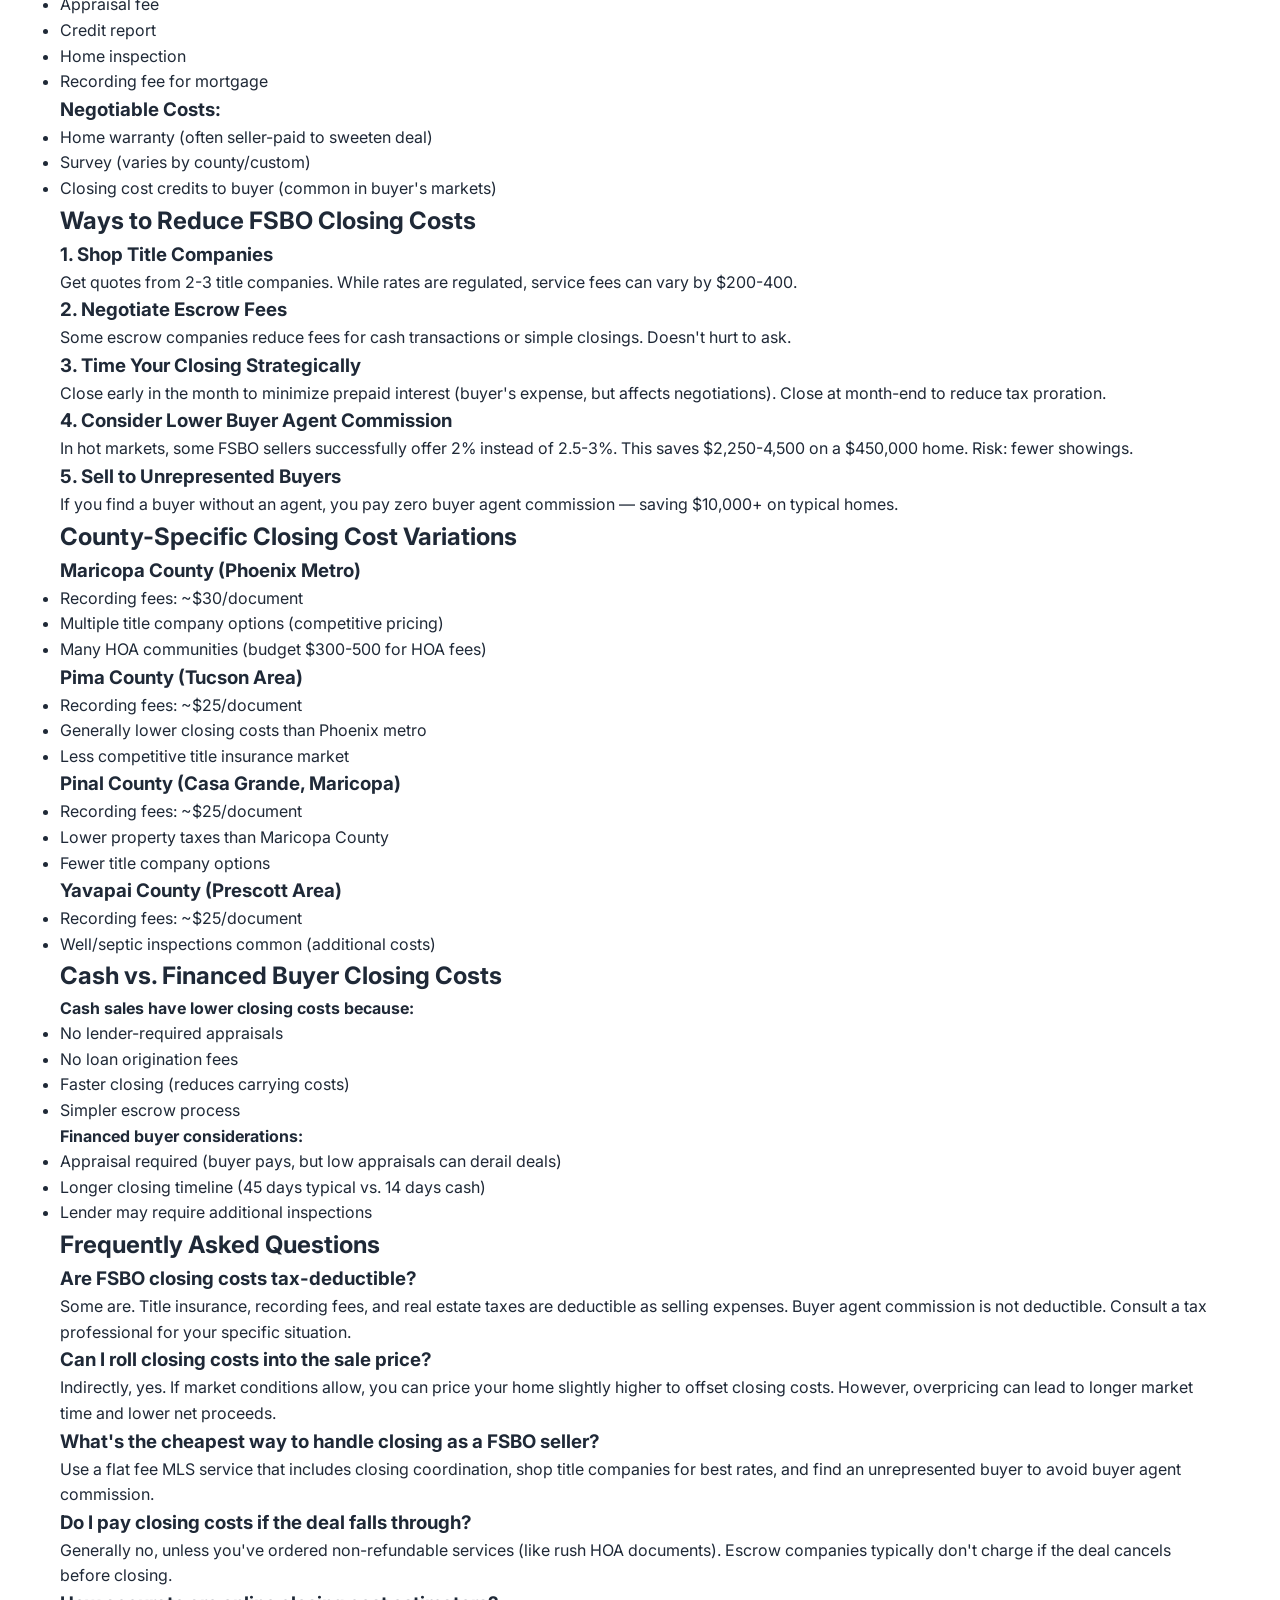
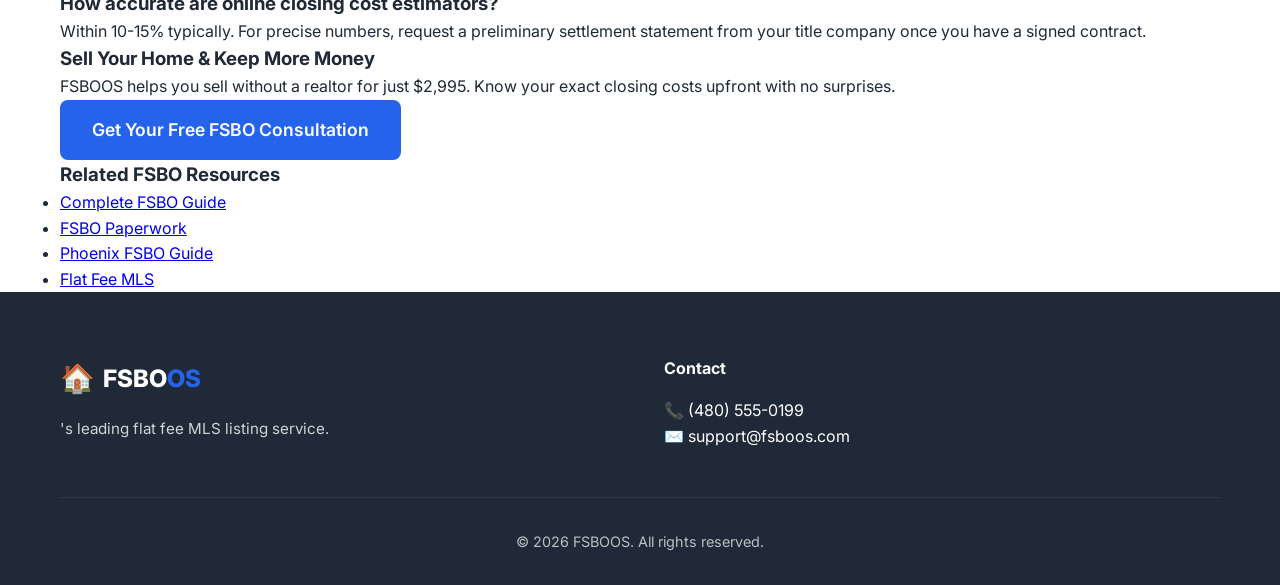
<file: blog/fsbo-closing-costs-arizona.html>
<!DOCTYPE html>
<html lang="en">
<head>
    <meta charset="UTF-8">
    <meta name="viewport" content="width=device-width, initial-scale=1.0">
    <title>FSBO Closing Costs | What to Expect When Selling Without a Realtor</title>
    <meta name="description" content="Complete breakdown of FSBO closing costs. Learn what fees to expect when selling without a realtor . Title insurance, escrow fees, and transfer taxes explained.">
    <meta name="keywords" content="FSBO closing costs, sell home without realtor closing fees, title insurance cost, escrow fees , FSBO seller closing costs, how much does it cost to sell FSBO , transfer tax">
    
    <link rel="stylesheet" href="../css/styles.css">
    <link href="https://fonts.googleapis.com/css2?family=Inter:wght@400;500;600;700;800&display=swap" rel="stylesheet">
</head>
<body>
    <nav class="navbar">
        <div class="container nav-container">
            <a href="/" class="logo">
                <span class="logo-icon">🏠</span>
                <span class="logo-text">FSBO<span class="highlight">OS</span></span>
            </a>
            <div class="nav-links">
                <a href="/blog.html">FSBO Guide</a>
                <a href="/#pricing">Pricing</a>
                <a href="/#contact" class="btn btn-primary">$2,995 Flat Fee</a>
            </div>
            <button class="mobile-menu-toggle" aria-label="Open menu">☰</button>
        </div>
    </nav>

    <div class="container">
        <nav class="breadcrumb">
            <a href="/">Home</a>
            <span>/</span>
            <a href="/blog.html">FSBO Guide</a>
            <span>/</span>
            Closing Costs
        </nav>
    </div>

    <div class="container article-container">
        <header class="article-header">
            <h1>FSBO Closing Costs: Complete Breakdown for Sellers</h1>
            <div class="article-meta">
                <span>📅 Updated March 14, 2026</span>
                <span> • </span>
                <span>⏱️ 8 min read</span>
            </div>
        </header>

        <article class="article-content">
            <p><strong>Understanding FSBO closing costs helps you budget accurately and avoid surprises at the closing table.</strong> While selling without a realtor saves you thousands in commissions, you'll still have fees to pay when the transaction closes.</p>

            <p>In this guide, we'll break down every closing cost FSBO sellers encounter, explain who's typically responsible for each fee, and show you how to estimate your total closing costs before listing your home.</p>

            <div class="highlight-box">
                <p><strong>Bottom Line:</strong> FSBO sellers typically pay 1-3% of the sale price in closing costs — far less than the 6% commission you'd pay with a traditional agent. On a $450,000 home, expect $4,500-13,500 in closing costs vs. $27,000 in commissions.</p>
            </div>

            <h2>FSBO Closing Costs Overview</h2>

            <p>Here's what you can expect to pay when closing an FSBO sale :</p>

            <table style="width:100%; border-collapse: collapse; margin: 1.5rem 0;">
                <thead>
                    <tr style="background: #f3f4f6;">
                        <th style="padding: 1rem; text-align: left; border-bottom: 2px solid #e5e7eb;">Closing Cost</th>
                        <th style="padding: 1rem; text-align: left; border-bottom: 2px solid #e5e7eb;">Typical Cost</th>
                        <th style="padding: 1rem; text-align: left; border-bottom: 2px solid #e5e7eb;">Who Pays</th>
                    </tr>
                </thead>
                <tbody>
                    <tr>
                        <td style="padding: 0.75rem 1rem; border-bottom: 1px solid #e5e7eb;">Owner's Title Insurance</td>
                        <td style="padding: 0.75rem 1rem; border-bottom: 1px solid #e5e7eb;">$1,500 - $2,500</td>
                        <td style="padding: 0.75rem 1rem; border-bottom: 1px solid #e5e7eb;">Seller</td>
                    </tr>
                    <tr>
                        <td style="padding: 0.75rem 1rem; border-bottom: 1px solid #e5e7eb;">Escrow Fee</td>
                        <td style="padding: 0.75rem 1rem; border-bottom: 1px solid #e5e7eb;">$500 - $800</td>
                        <td style="padding: 0.75rem 1rem; border-bottom: 1px solid #e5e7eb;">Split 50/50</td>
                    </tr>
                    <tr>
                        <td style="padding: 0.75rem 1rem; border-bottom: 1px solid #e5e7eb;">Title Search</td>
                        <td style="padding: 0.75rem 1rem; border-bottom: 1px solid #e5e7eb;">$150 - $300</td>
                        <td style="padding: 0.75rem 1rem; border-bottom: 1px solid #e5e7eb;">Seller</td>
                    </tr>
                    <tr>
                        <td style="padding: 0.75rem 1rem; border-bottom: 1px solid #e5e7eb;">Recording Fees</td>
                        <td style="padding: 0.75rem 1rem; border-bottom: 1px solid #e5e7eb;">$100 - $200</td>
                        <td style="padding: 0.75rem 1rem; border-bottom: 1px solid #e5e7eb;">Seller</td>
                    </tr>
                    <tr>
                        <td style="padding: 0.75rem 1rem; border-bottom: 1px solid #e5e7eb;">HOA Transfer Fee</td>
                        <td style="padding: 0.75rem 1rem; border-bottom: 1px solid #e5e7eb;">$250 - $500</td>
                        <td style="padding: 0.75rem 1rem; border-bottom: 1px solid #e5e7eb;">Seller</td>
                    </tr>
                    <tr>
                        <td style="padding: 0.75rem 1rem; border-bottom: 1px solid #e5e7eb;">Property Tax Proration</td>
                        <td style="padding: 0.75rem 1rem; border-bottom: 1px solid #e5e7eb;">Varies</td>
                        <td style="padding: 0.75rem 1rem; border-bottom: 1px solid #e5e7eb;">Seller</td>
                    </tr>
                    <tr>
                        <td style="padding: 0.75rem 1rem; border-bottom: 1px solid #e5e7eb;">Buyer Agent Commission</td>
                        <td style="padding: 0.75rem 1rem; border-bottom: 1px solid #e5e7eb;">2.5% - 3%</td>
                        <td style="padding: 0.75rem 1rem; border-bottom: 1px solid #e5e7eb;">Seller</td>
                    </tr>
                    <tr>
                        <td style="padding: 0.75rem 1rem; border-bottom: 1px solid #e5e7eb;">Flat Fee MLS Service</td>
                        <td style="padding: 0.75rem 1rem; border-bottom: 1px solid #e5e7eb;">$2,995</td>
                        <td style="padding: 0.75rem 1rem; border-bottom: 1px solid #e5e7eb;">Seller</td>
                    </tr>
                </tbody>
            </table>

            <h2>Detailed Breakdown of FSBO Closing Costs</h2>

            <h3>1. Owner's Title Insurance</h3>
            <p><strong>Cost: $1,500 - $2,500 (for $450,000 home)</strong></p>
            <p><strong>Who pays: Seller (traditionally)</strong></p>

            <p>Title insurance protects the buyer against claims against the property's title. In , sellers typically pay for the owner's title insurance policy.</p>

            <p><strong>title insurance rates (approximate):</strong></p>
            <ul>
                <li>$200,000 home: ~$1,200</li>
                <li>$350,000 home: ~$1,800</li>
                <li>$500,000 home: ~$2,400</li>
                <li>$750,000 home: ~$3,200</li>
            </ul>

            <p><strong>Can you shop around?</strong> Somewhat. Title companies in generally follow similar rate structures, but you can get quotes from multiple providers.</p>

            <h3>2. Escrow Fees</h3>
            <p><strong>Cost: $500 - $800</strong></p>
            <p><strong>Who pays: Typically split 50/50 between buyer and seller</strong></p>

            <p>The escrow company manages funds, documents, and coordinates closing. Their fee covers:</p>
            <ul>
                <li>Opening and managing escrow account</li>
                <li>Document preparation and notarization</li>
                <li>Coordinating with lenders, agents, and parties</li>
                <li>Disbursing funds at closing</li>
            </ul>

            <h3>3. Title Search and Examination</h3>
            <p><strong>Cost: $150 - $300</strong></p>
            <p><strong>Who pays: Seller</strong></p>

            <p>The title search verifies you have clear ownership and identifies any liens, encumbrances, or title defects. This is typically bundled with title insurance but may appear as a separate line item.</p>

            <h3>4. Recording Fees</h3>
            <p><strong>Cost: $100 - $200</strong></p>
            <p><strong>Who pays: Seller (deed recording)</strong></p>

            <p>County recording offices charge fees to record the deed transfer and any loan documents. In :</p>
            <ul>
                <li>Maricopa County: ~$30 per document</li>
                <li>Pima County: ~$25 per document</li>
                <li>Other counties: $20-35 per document</li>
            </ul>

            <h3>5. HOA Transfer and Disclosure Fees</h3>
            <p><strong>Cost: $250 - $500+</strong></p>
            <p><strong>Who pays: Seller</strong></p>

            <p>If your home is in an HOA (very common ), expect these fees:</p>
            <ul>
                <li>HOA resale certificate: $200-400</li>
                <li>Transfer/activation fee: $100-300</li>
                <li>Document preparation fee: $50-100</li>
            </ul>

            <div class="warning-box">
                <p><strong>HOA Fee Alert:</strong> Some HOAs charge rush fees if you need documents quickly. Order your HOA resale package as soon as you accept an offer to avoid $100+ rush charges.</p>
            </div>

            <h3>6. Property Tax Proration</h3>
            <p><strong>Cost: Varies based on closing date and tax amount</strong></p>
            <p><strong>Who pays: Seller (for time owned in current tax period)</strong></p>

            <p>property taxes are paid in arrears. At closing, sellers credit buyers for property taxes from January 1 through closing date.</p>

            <p><strong>Example:</strong> If closing March 31 and annual taxes are $3,600, seller credits buyer $900 (3 months ÷ 12 × $3,600).</p>

            <h3>7. Buyer Agent Commission</h3>
            <p><strong>Cost: 2.5% - 3% of sale price</strong></p>
            <p><strong>Who pays: Seller (strongly recommended)</strong></p>

            <p>While not technically a "closing cost," buyer agent commission is your largest expense beyond the flat fee MLS service.</p>

            <p><strong>Why you should offer buyer agent commission:</strong></p>
            <ul>
                <li>89% of buyers work with agents</li>
                <li>Agents won't show homes without commission incentives</li>
                <li>Offering 2.5-3% ensures your home gets exposure</li>
            </ul>

            <p><strong>Total with 2.5% buyer agent commission:</strong></p>
            <ul>
                <li>$400,000 home: $10,000 commission</li>
                <li>$500,000 home: $12,500 commission</li>
                <li>$600,000 home: $15,000 commission</li>
            </ul>

            <h2>FSBO Closing Cost Calculator</h2>

            <p>Use this formula to estimate your total FSBO closing costs:</p>

            <div class="highlight-box">
                <p><strong>Estimated Closing Costs for $450,000 Home:</strong></p>
                <ul>
                    <li>Owner's title insurance: $2,200</li>
                    <li>Escrow fee (50%): $350</li>
                    <li>Title search: $200</li>
                    <li>Recording fees: $150</li>
                    <li>HOA fees: $350</li>
                    <li>Tax proration: $900</li>
                    <li>Flat fee MLS: $2,995</li>
                    <li>Buyer agent commission (2.5%): $11,250</li>
                </ul>
                <p><strong>Total FSBO Costs: ~$18,395</strong></p>
                <p><strong>VS. Traditional 6% Commission: $27,000</strong></p>
                <p><strong>Your Savings: $8,605+</strong></p>
            </div>

            <h2>Who Pays What in FSBO Transactions</h2>

            <h3>Seller Typically Pays:</h3>
            <ul>
                <li>Owner's title insurance</li>
                <li>Half of escrow fee</li>
                <li>Title search</li>
                <li>Recording fee for deed</li>
                <li>HOA transfer fees</li>
                <li>Property tax proration</li>
                <li>Any agreed repairs</li>
                <li>Buyer agent commission</li>
                <li>Flat fee MLS service</li>
            </ul>

            <h3>Buyer Typically Pays:</h3>
            <ul>
                <li>Lender's title insurance</li>
                <li>Half of escrow fee</li>
                <li>Loan origination fees</li>
                <li>Appraisal fee</li>
                <li>Credit report</li>
                <li>Home inspection</li>
                <li>Recording fee for mortgage</li>
            </ul>

            <h3>Negotiable Costs:</h3>
            <ul>
                <li>Home warranty (often seller-paid to sweeten deal)</li>
                <li>Survey (varies by county/custom)</li>
                <li>Closing cost credits to buyer (common in buyer's markets)</li>
            </ul>

            <h2>Ways to Reduce FSBO Closing Costs</h2>

            <h3>1. Shop Title Companies</h3>
            <p>Get quotes from 2-3 title companies. While rates are regulated, service fees can vary by $200-400.</p>

            <h3>2. Negotiate Escrow Fees</h3>
            <p>Some escrow companies reduce fees for cash transactions or simple closings. Doesn't hurt to ask.</p>

            <h3>3. Time Your Closing Strategically</h3>
            <p>Close early in the month to minimize prepaid interest (buyer's expense, but affects negotiations). Close at month-end to reduce tax proration.</p>

            <h3>4. Consider Lower Buyer Agent Commission</h3>
            <p>In hot markets, some FSBO sellers successfully offer 2% instead of 2.5-3%. This saves $2,250-4,500 on a $450,000 home. Risk: fewer showings.</p>

            <h3>5. Sell to Unrepresented Buyers</h3>
            <p>If you find a buyer without an agent, you pay zero buyer agent commission — saving $10,000+ on typical homes.</p>

            <h2>County-Specific Closing Cost Variations</h2>

            <h3>Maricopa County (Phoenix Metro)</h3>
            <ul>
                <li>Recording fees: ~$30/document</li>
                <li>Multiple title company options (competitive pricing)</li>
                <li>Many HOA communities (budget $300-500 for HOA fees)</li>
            </ul>

            <h3>Pima County (Tucson Area)</h3>
            <ul>
                <li>Recording fees: ~$25/document</li>
                <li>Generally lower closing costs than Phoenix metro</li>
                <li>Less competitive title insurance market</li>
            </ul>

            <h3>Pinal County (Casa Grande, Maricopa)</h3>
            <ul>
                <li>Recording fees: ~$25/document</li>
                <li>Lower property taxes than Maricopa County</li>
                <li>Fewer title company options</li>
            </ul>

            <h3>Yavapai County (Prescott Area)</h3>
            <ul>
                <li>Recording fees: ~$25/document</li>
                <li>Well/septic inspections common (additional costs)</li>
            </ul>

            <h2>Cash vs. Financed Buyer Closing Costs</h2>

            <p><strong>Cash sales have lower closing costs because:</strong></p>
            <ul>
                <li>No lender-required appraisals</li>
                <li>No loan origination fees</li>
                <li>Faster closing (reduces carrying costs)</li>
                <li>Simpler escrow process</li>
            </ul>

            <p><strong>Financed buyer considerations:</strong></p>
            <ul>
                <li>Appraisal required (buyer pays, but low appraisals can derail deals)</li>
                <li>Longer closing timeline (45 days typical vs. 14 days cash)</li>
                <li>Lender may require additional inspections</li>
            </ul>

            <h2>Frequently Asked Questions</h2>

            <h3>Are FSBO closing costs tax-deductible?</h3>
            <p>Some are. Title insurance, recording fees, and real estate taxes are deductible as selling expenses. Buyer agent commission is not deductible. Consult a tax professional for your specific situation.</p>

            <h3>Can I roll closing costs into the sale price?</h3>
            <p>Indirectly, yes. If market conditions allow, you can price your home slightly higher to offset closing costs. However, overpricing can lead to longer market time and lower net proceeds.</p>

            <h3>What's the cheapest way to handle closing as a FSBO seller?</h3>
            <p>Use a flat fee MLS service that includes closing coordination, shop title companies for best rates, and find an unrepresented buyer to avoid buyer agent commission.</p>

            <h3>Do I pay closing costs if the deal falls through?</h3>
            <p>Generally no, unless you've ordered non-refundable services (like rush HOA documents). Escrow companies typically don't charge if the deal cancels before closing.</p>

            <h3>How accurate are online closing cost estimators?</h3>
            <p>Within 10-15% typically. For precise numbers, request a preliminary settlement statement from your title company once you have a signed contract.</p>

            <div class="article-cta">
                <h3>Sell Your Home & Keep More Money</h3>
                <p>FSBOOS helps you sell without a realtor for just $2,995. Know your exact closing costs upfront with no surprises.</p>
                <a href="/#contact" class="btn btn-primary btn-large">Get Your Free FSBO Consultation</a>
            </div>

            <div class="related-articles">
                <h3>Related FSBO Resources</h3>
                <ul>
                    <li><a href="/blog/how-to-sell-home-without-realtor-arizona.html">Complete FSBO Guide</a></li>
                    <li><a href="/blog/arizona-fsbo-paperwork-requirements.html">FSBO Paperwork</a></li>
                    <li><a href="/blog/sell-home-without-realtor-phoenix.html">Phoenix FSBO Guide</a></li>
                    <li><a href="/blog/flat-fee-mls-arizona.html">Flat Fee MLS </a></li>
                </ul>
            </div>
        </article>
    </div>

    <footer class="footer">
        <div class="container">
            <div class="footer-grid">
                <div class="footer-brand">
                    <a href="/" class="logo">
                        <span class="logo-icon">🏠</span>
                        <span class="logo-text">FSBO<span class="highlight">OS</span></span>
                    </a>
                    <p>'s leading flat fee MLS listing service.</p>
                </div>
                <div class="footer-links">
                    <h4>Contact</h4>
                    <p>📞 (480) 555-0199</p>
                    <p>✉️ support@fsboos.com</p>
                </div>
            </div>
            <div class="footer-bottom">
                <p>&copy; 2026 FSBOOS. All rights reserved.</p>
            </div>
        </div>
    </footer>

    <script src="../js/main.js"></script>
</body>
</html>
</file>
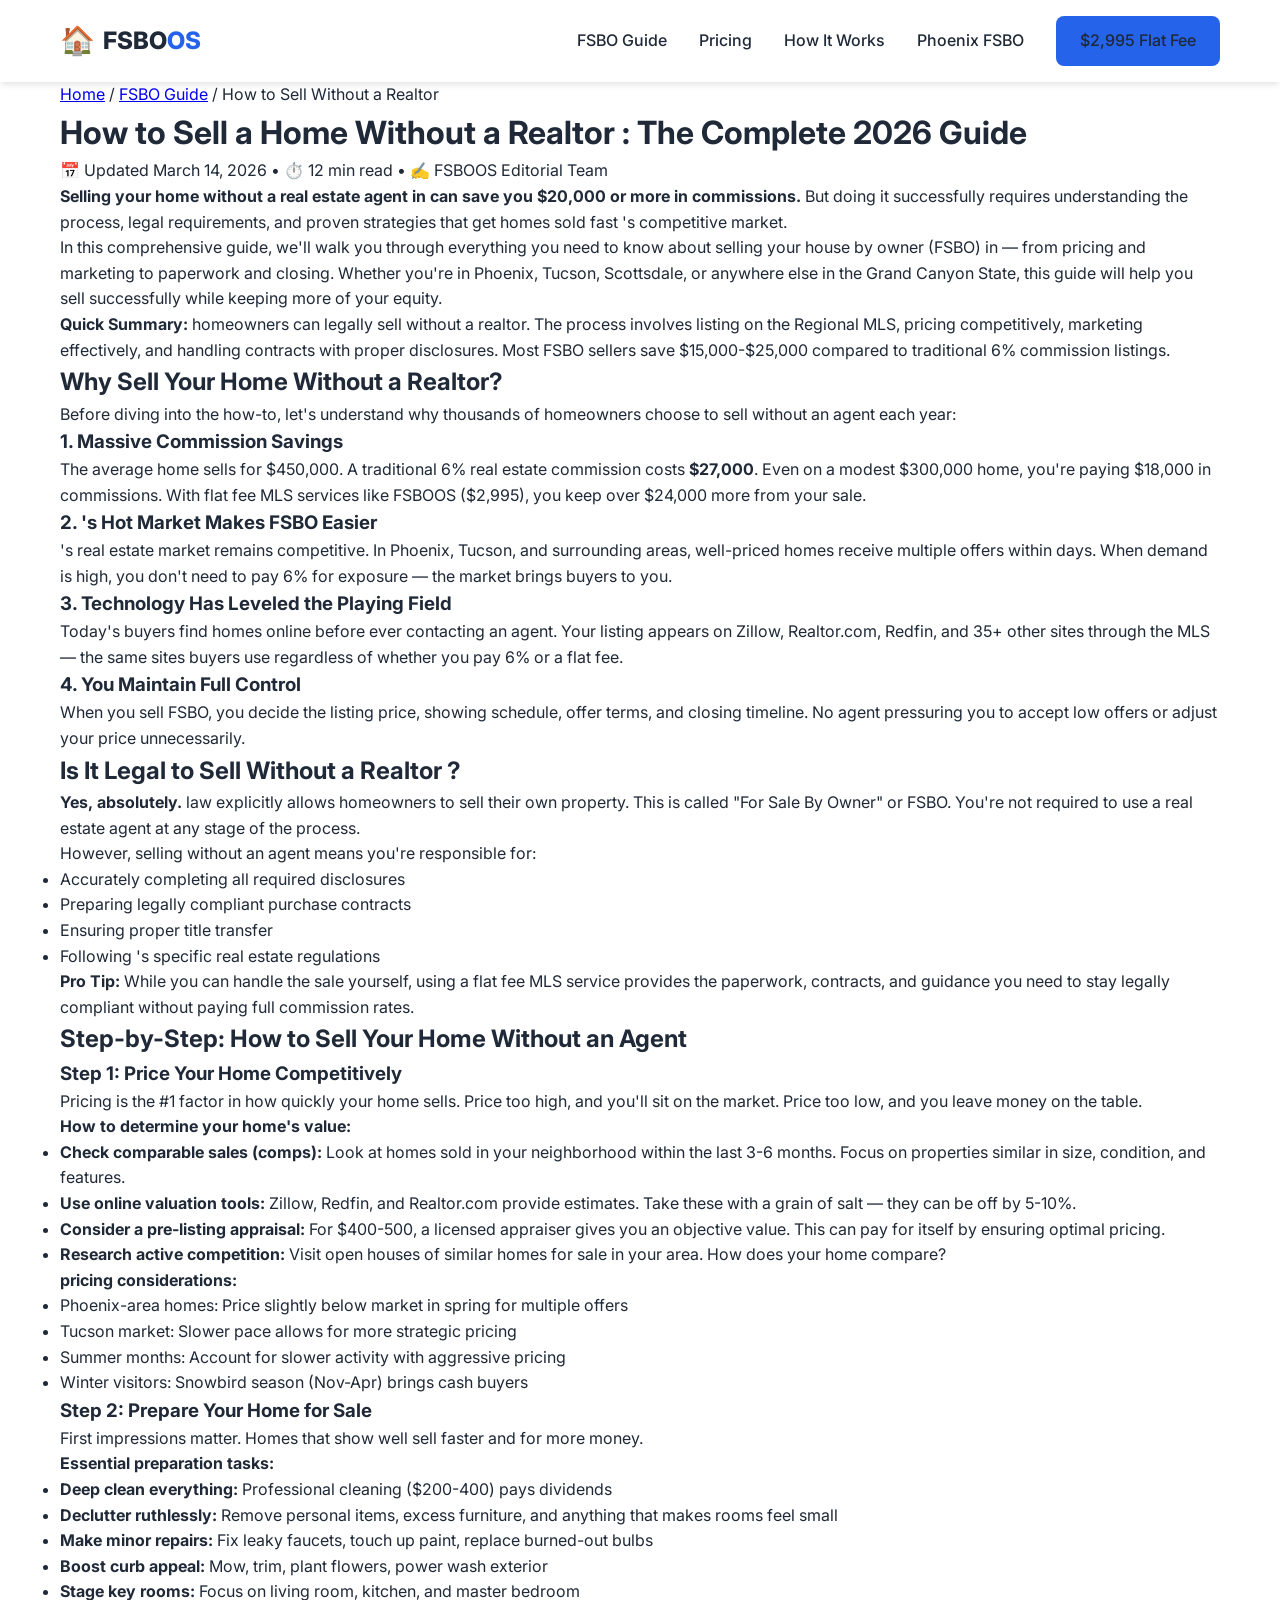
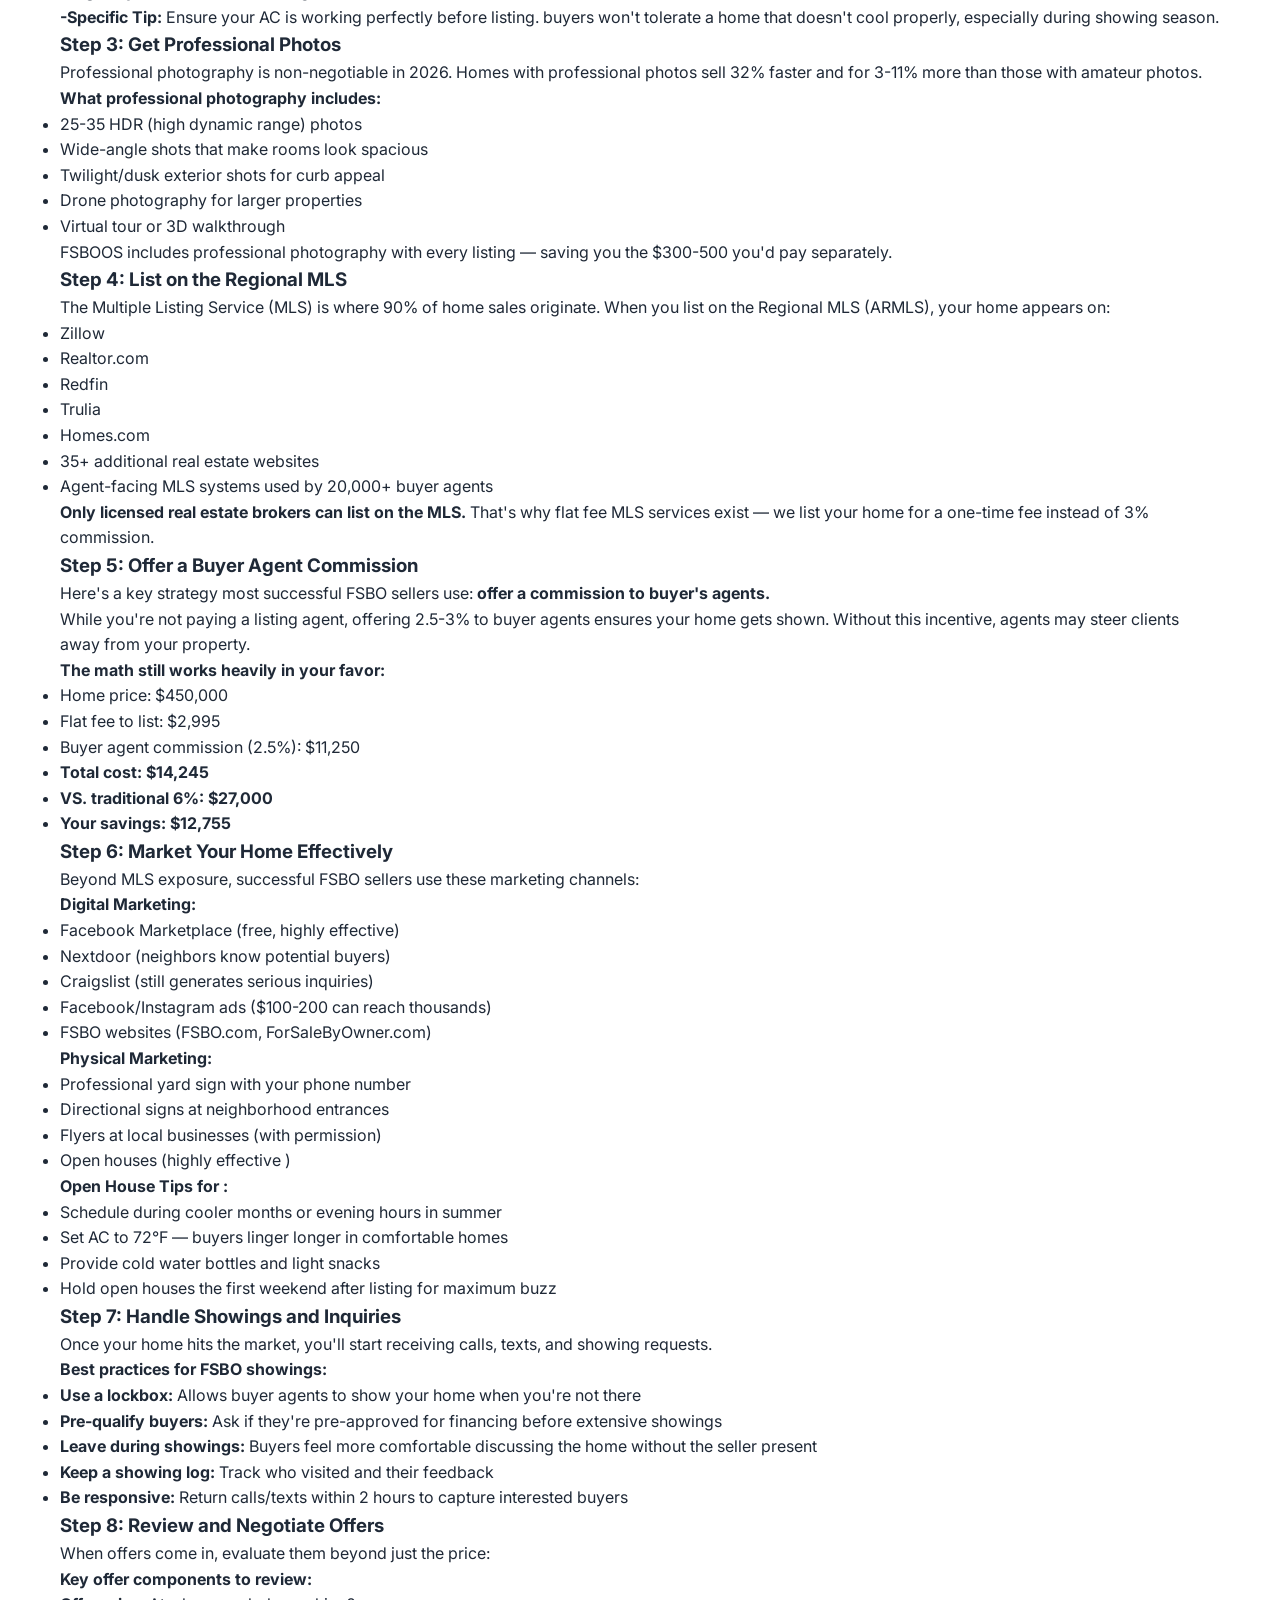
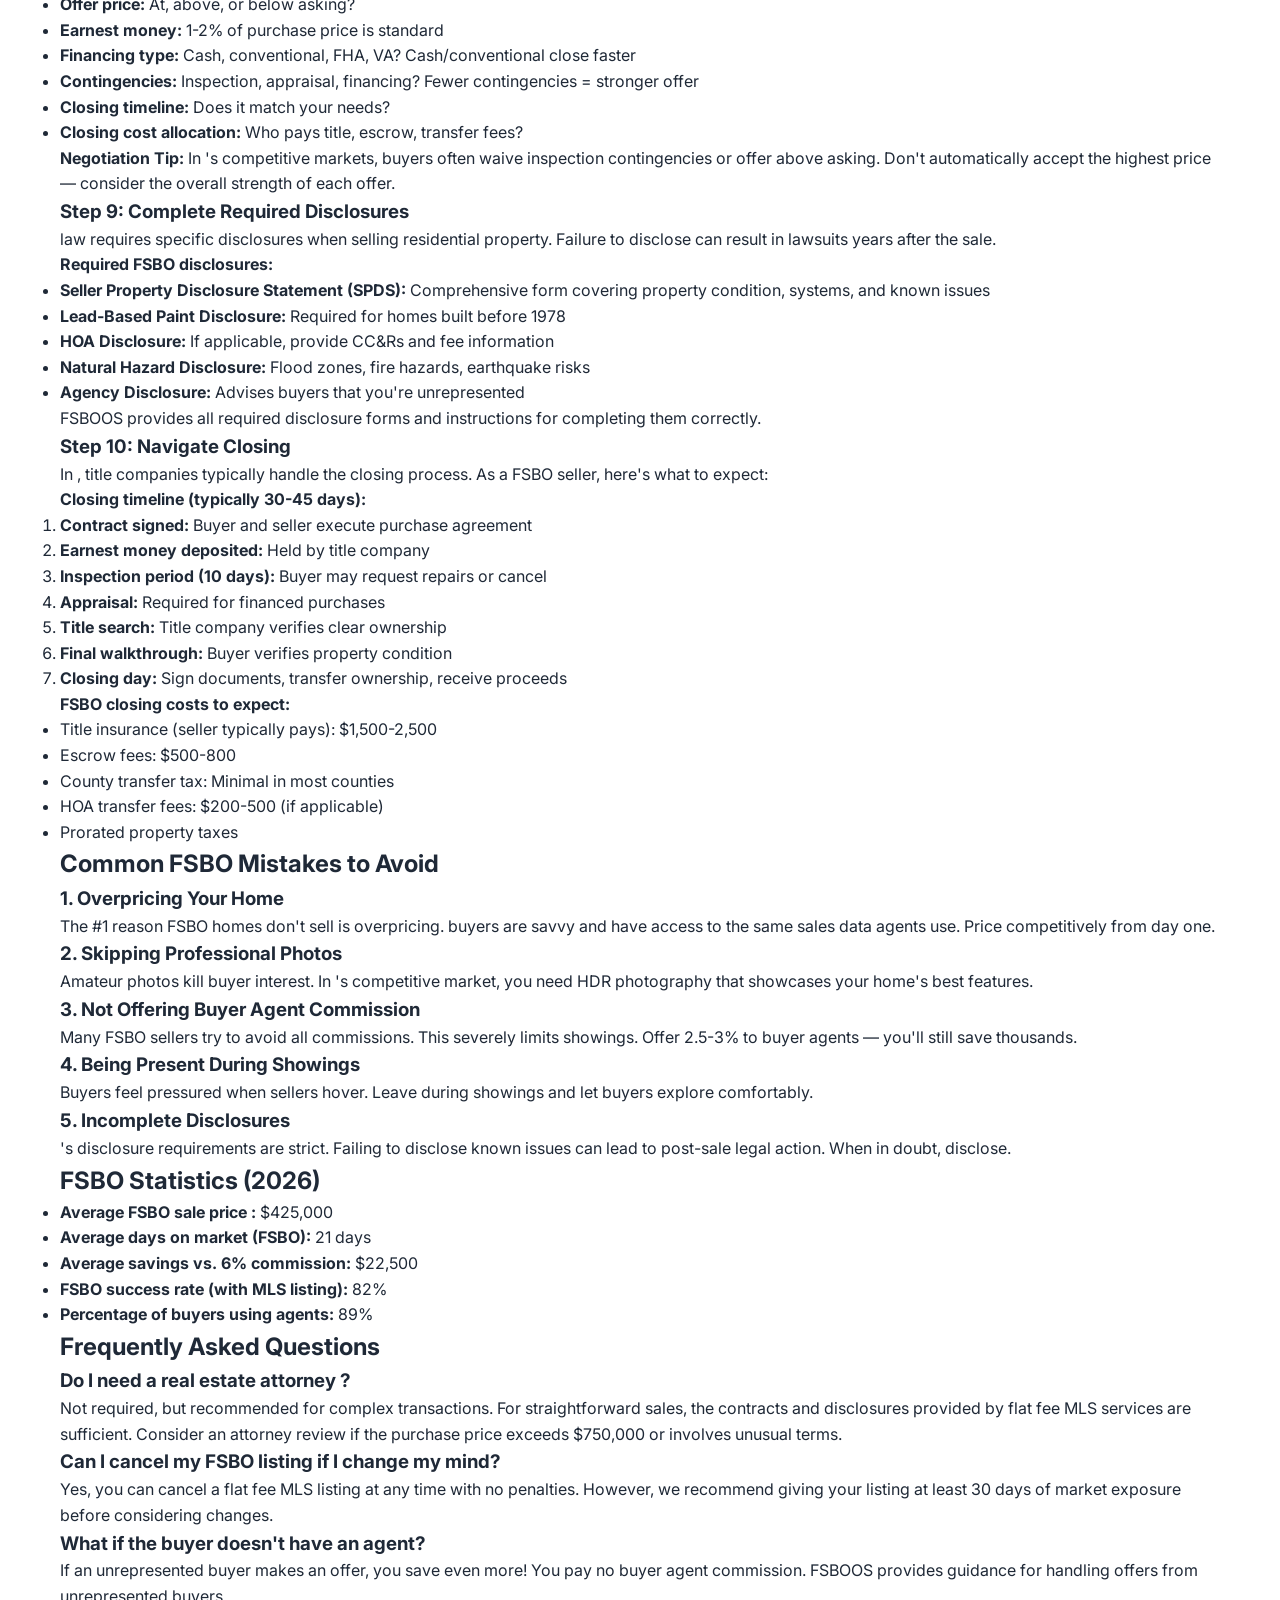
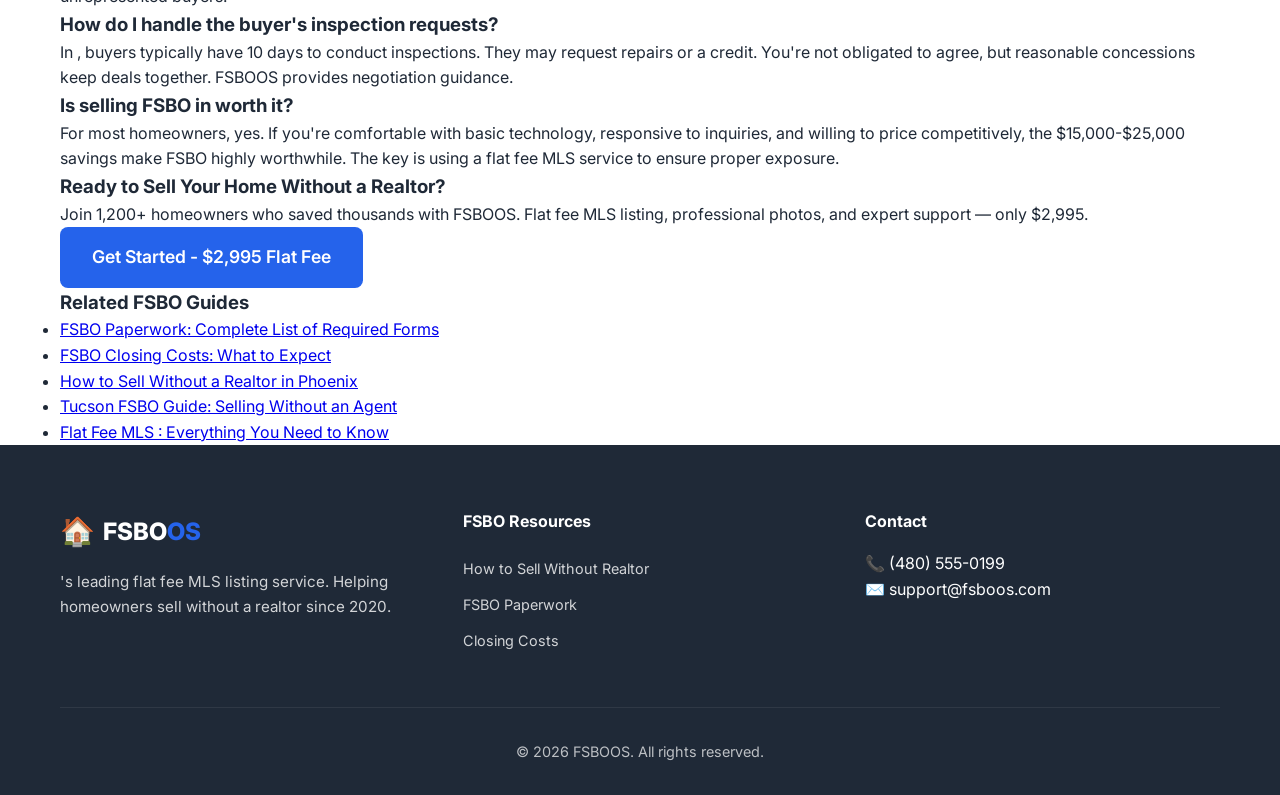
<file: blog/how-to-sell-home-without-realtor-arizona.html>
<!DOCTYPE html>
<html lang="en">
<head>
    <meta charset="UTF-8">
    <meta name="viewport" content="width=device-width, initial-scale=1.0">
    <title>How to Sell a Home Without a Realtor in (2026 Guide) | FSBOOS</title>
    <meta name="description" content="Complete guide to selling your home without a real estate agent . Save $20,000+ in commissions with our step-by-step FSBO process, legal requirements, and expert tips.">
    <meta name="keywords" content="how to sell home without realtor , sell house by owner , FSBO guide, sell home without agent Phoenix, FSBO paperwork , sell house without real estate agent Tucson, flat fee MLS, FSBO closing costs ">
    
    <!-- Open Graph -->
    <meta property="og:title" content="How to Sell a Home Without a Realtor in (2026 Guide)">
    <meta property="og:description" content="Complete step-by-step guide to selling your home by owner. Save thousands in commissions.">
    <meta property="og:type" content="article">
    <meta property="og:url" content="https://fsboos.com/blog/how-to-sell-home-without-realtor-arizona.html">
    
    <!-- Article Schema -->
    <script type="application/ld+json">
    {
        "@context": "https://schema.org",
        "@type": "BlogPosting",
        "headline": "How to Sell a Home Without a Realtor in (2026 Guide)",
        "description": "Complete guide to selling your home without a real estate agent . Save $20,000+ in commissions.",
        "author": {
            "@type": "Organization",
            "name": "FSBOOS"
        },
        "publisher": {
            "@type": "Organization",
            "name": "FSBOOS",
            "logo": {
                "@type": "ImageObject",
                "url": "https://fsboos.com/logo.png"
            }
        },
        "datePublished": "2026-03-14",
        "dateModified": "2026-03-14",
        "mainEntityOfPage": {
            "@type": "WebPage",
            "@id": "https://fsboos.com/blog/how-to-sell-home-without-realtor-arizona.html"
        }
    }
    </script>
    
    <!-- FAQ Schema -->
    <script type="application/ld+json">
    {
        "@context": "https://schema.org",
        "@type": "FAQPage",
        "mainEntity": [
            {
                "@type": "Question",
                "name": "Is it legal to sell my home without a realtor ?",
                "acceptedAnswer": {
                    "@type": "Answer",
                    "text": "Yes, absolutely. law allows homeowners to sell their own property (For Sale By Owner). You're required to provide specific disclosures (SPDS), but all necessary forms and guidance are available through flat fee MLS services like FSBOOS."
                }
            },
            {
                "@type": "Question",
                "name": "How much can I save selling without a realtor ?",
                "acceptedAnswer": {
                    "@type": "Answer",
                    "text": "On a $450,000 home, traditional 6% commission costs $27,000. With FSBOOS flat fee service at $2,995, you save approximately $24,000. Even accounting for the 2.5-3% buyer agent commission most FSBO sellers offer, you still save $15,000-$18,000."
                }
            },
            {
                "@type": "Question",
                "name": "How long does it take to sell a home without an agent ?",
                "acceptedAnswer": {
                    "@type": "Answer",
                    "text": "In 's current market, FSBO homes sell in an average of 18-25 days — similar to agent-listed homes. The key is proper MLS exposure and competitive pricing. Homes priced correctly with professional photos typically sell within 2-4 weeks."
                }
            }
        ]
    }
    </script>
    
    <link rel="stylesheet" href="../css/styles.css">
    <link href="https://fonts.googleapis.com/css2?family=Inter:wght@400;500;600;700;800&display=swap" rel="stylesheet">
</head>
<body>
    <!-- Navigation -->
    <nav class="navbar">
        <div class="container nav-container">
            <a href="/" class="logo">
                <span class="logo-icon">🏠</span>
                <span class="logo-text">FSBO<span class="highlight">OS</span></span>
            </a>
            <div class="nav-links">
                <a href="/blog.html">FSBO Guide</a>
                <a href="/#pricing">Pricing</a>
                <a href="/#how-it-works">How It Works</a>
                <a href="/blog/sell-home-without-realtor-phoenix.html">Phoenix FSBO</a>
                <a href="/#contact" class="btn btn-primary">$2,995 Flat Fee</a>
            </div>
            <button class="mobile-menu-toggle" aria-label="Open menu">☰</button>
        </div>
    </nav>

    <!-- Breadcrumb -->
    <div class="container">
        <nav class="breadcrumb">
            <a href="/">Home</a>
            <span>/</span>
            <a href="/blog.html">FSBO Guide</a>
            <span>/</span>
            How to Sell Without a Realtor
        </nav>
    </div>

    <!-- Article Header -->
    <div class="container article-container">
        <header class="article-header">
            <h1>How to Sell a Home Without a Realtor : The Complete 2026 Guide</h1>
            <div class="article-meta">
                <span>📅 Updated March 14, 2026</span>
                <span> • </span>
                <span>⏱️ 12 min read</span>
                <span> • </span>
                <span>✍️ FSBOOS Editorial Team</span>
            </div>
        </header>

        <article class="article-content">
            <p><strong>Selling your home without a real estate agent in can save you $20,000 or more in commissions.</strong> But doing it successfully requires understanding the process, legal requirements, and proven strategies that get homes sold fast 's competitive market.</p>
            
            <p>In this comprehensive guide, we'll walk you through everything you need to know about selling your house by owner (FSBO) in — from pricing and marketing to paperwork and closing. Whether you're in Phoenix, Tucson, Scottsdale, or anywhere else in the Grand Canyon State, this guide will help you sell successfully while keeping more of your equity.</p>

            <div class="highlight-box">
                <p><strong>Quick Summary:</strong> homeowners can legally sell without a realtor. The process involves listing on the Regional MLS, pricing competitively, marketing effectively, and handling contracts with proper disclosures. Most FSBO sellers save $15,000-$25,000 compared to traditional 6% commission listings.</p>
            </div>

            <h2>Why Sell Your Home Without a Realtor?</h2>
            
            <p>Before diving into the how-to, let's understand why thousands of homeowners choose to sell without an agent each year:</p>

            <h3>1. Massive Commission Savings</h3>
            <p>The average home sells for $450,000. A traditional 6% real estate commission costs <strong>$27,000</strong>. Even on a modest $300,000 home, you're paying $18,000 in commissions. With flat fee MLS services like FSBOOS ($2,995), you keep over $24,000 more from your sale.</p>

            <h3>2. 's Hot Market Makes FSBO Easier</h3>
            <p>'s real estate market remains competitive. In Phoenix, Tucson, and surrounding areas, well-priced homes receive multiple offers within days. When demand is high, you don't need to pay 6% for exposure — the market brings buyers to you.</p>

            <h3>3. Technology Has Leveled the Playing Field</h3>
            <p>Today's buyers find homes online before ever contacting an agent. Your listing appears on Zillow, Realtor.com, Redfin, and 35+ other sites through the MLS — the same sites buyers use regardless of whether you pay 6% or a flat fee.</p>

            <h3>4. You Maintain Full Control</h3>
            <p>When you sell FSBO, you decide the listing price, showing schedule, offer terms, and closing timeline. No agent pressuring you to accept low offers or adjust your price unnecessarily.</p>

            <h2>Is It Legal to Sell Without a Realtor ?</h2>
            
            <p><strong>Yes, absolutely.</strong> law explicitly allows homeowners to sell their own property. This is called "For Sale By Owner" or FSBO. You're not required to use a real estate agent at any stage of the process.</p>

            <p>However, selling without an agent means you're responsible for:</p>
            <ul>
                <li>Accurately completing all required disclosures</li>
                <li>Preparing legally compliant purchase contracts</li>
                <li>Ensuring proper title transfer</li>
                <li>Following 's specific real estate regulations</li>
            </ul>

            <div class="tip-box">
                <p><strong>Pro Tip:</strong> While you can handle the sale yourself, using a flat fee MLS service provides the paperwork, contracts, and guidance you need to stay legally compliant without paying full commission rates.</p>
            </div>

            <h2>Step-by-Step: How to Sell Your Home Without an Agent</h2>

            <h3>Step 1: Price Your Home Competitively</h3>
            <p>Pricing is the #1 factor in how quickly your home sells. Price too high, and you'll sit on the market. Price too low, and you leave money on the table.</p>

            <p><strong>How to determine your home's value:</strong></p>
            <ul>
                <li><strong>Check comparable sales (comps):</strong> Look at homes sold in your neighborhood within the last 3-6 months. Focus on properties similar in size, condition, and features.</li>
                <li><strong>Use online valuation tools:</strong> Zillow, Redfin, and Realtor.com provide estimates. Take these with a grain of salt — they can be off by 5-10%.</li>
                <li><strong>Consider a pre-listing appraisal:</strong> For $400-500, a licensed appraiser gives you an objective value. This can pay for itself by ensuring optimal pricing.</li>
                <li><strong>Research active competition:</strong> Visit open houses of similar homes for sale in your area. How does your home compare?</li>
            </ul>

            <p><strong>pricing considerations:</strong></p>
            <ul>
                <li>Phoenix-area homes: Price slightly below market in spring for multiple offers</li>
                <li>Tucson market: Slower pace allows for more strategic pricing</li>
                <li>Summer months: Account for slower activity with aggressive pricing</li>
                <li>Winter visitors: Snowbird season (Nov-Apr) brings cash buyers</li>
            </ul>

            <h3>Step 2: Prepare Your Home for Sale</h3>
            <p>First impressions matter. Homes that show well sell faster and for more money.</p>

            <p><strong>Essential preparation tasks:</strong></p>
            <ul>
                <li><strong>Deep clean everything:</strong> Professional cleaning ($200-400) pays dividends</li>
                <li><strong>Declutter ruthlessly:</strong> Remove personal items, excess furniture, and anything that makes rooms feel small</li>
                <li><strong>Make minor repairs:</strong> Fix leaky faucets, touch up paint, replace burned-out bulbs</li>
                <li><strong>Boost curb appeal:</strong> Mow, trim, plant flowers, power wash exterior</li>
                <li><strong>Stage key rooms:</strong> Focus on living room, kitchen, and master bedroom</li>
            </ul>

            <div class="warning-box">
                <p><strong>-Specific Tip:</strong> Ensure your AC is working perfectly before listing. buyers won't tolerate a home that doesn't cool properly, especially during showing season.</p>
            </div>

            <h3>Step 3: Get Professional Photos</h3>
            <p>Professional photography is non-negotiable in 2026. Homes with professional photos sell 32% faster and for 3-11% more than those with amateur photos.</p>

            <p><strong>What professional photography includes:</strong></p>
            <ul>
                <li>25-35 HDR (high dynamic range) photos</li>
                <li>Wide-angle shots that make rooms look spacious</li>
                <li>Twilight/dusk exterior shots for curb appeal</li>
                <li>Drone photography for larger properties</li>
                <li>Virtual tour or 3D walkthrough</li>
            </ul>

            <p>FSBOOS includes professional photography with every listing — saving you the $300-500 you'd pay separately.</p>

            <h3>Step 4: List on the Regional MLS</h3>
            <p>The Multiple Listing Service (MLS) is where 90% of home sales originate. When you list on the Regional MLS (ARMLS), your home appears on:</p>

            <ul>
                <li>Zillow</li>
                <li>Realtor.com</li>
                <li>Redfin</li>
                <li>Trulia</li>
                <li>Homes.com</li>
                <li>35+ additional real estate websites</li>
                <li>Agent-facing MLS systems used by 20,000+ buyer agents</li>
            </ul>

            <p><strong>Only licensed real estate brokers can list on the MLS.</strong> That's why flat fee MLS services exist — we list your home for a one-time fee instead of 3% commission.</p>

            <h3>Step 5: Offer a Buyer Agent Commission</h3>
            <p>Here's a key strategy most successful FSBO sellers use: <strong>offer a commission to buyer's agents.</strong></p>

            <p>While you're not paying a listing agent, offering 2.5-3% to buyer agents ensures your home gets shown. Without this incentive, agents may steer clients away from your property.</p>

            <p><strong>The math still works heavily in your favor:</strong></p>
            <ul>
                <li>Home price: $450,000</li>
                <li>Flat fee to list: $2,995</li>
                <li>Buyer agent commission (2.5%): $11,250</li>
                <li><strong>Total cost: $14,245</strong></li>
                <li><strong>VS. traditional 6%: $27,000</strong></li>
                <li><strong>Your savings: $12,755</strong></li>
            </ul>

            <h3>Step 6: Market Your Home Effectively</h3>
            <p>Beyond MLS exposure, successful FSBO sellers use these marketing channels:</p>

            <p><strong>Digital Marketing:</strong></p>
            <ul>
                <li>Facebook Marketplace (free, highly effective)</li>
                <li>Nextdoor (neighbors know potential buyers)</li>
                <li>Craigslist (still generates serious inquiries)</li>
                <li>Facebook/Instagram ads ($100-200 can reach thousands)</li>
                <li>FSBO websites (FSBO.com, ForSaleByOwner.com)</li>
            </ul>

            <p><strong>Physical Marketing:</strong></p>
            <ul>
                <li>Professional yard sign with your phone number</li>
                <li>Directional signs at neighborhood entrances</li>
                <li>Flyers at local businesses (with permission)</li>
                <li>Open houses (highly effective )</li>
            </ul>

            <p><strong>Open House Tips for :</strong></p>
            <ul>
                <li>Schedule during cooler months or evening hours in summer</li>
                <li>Set AC to 72°F — buyers linger longer in comfortable homes</li>
                <li>Provide cold water bottles and light snacks</li>
                <li>Hold open houses the first weekend after listing for maximum buzz</li>
            </ul>

            <h3>Step 7: Handle Showings and Inquiries</h3>
            <p>Once your home hits the market, you'll start receiving calls, texts, and showing requests.</p>

            <p><strong>Best practices for FSBO showings:</strong></p>
            <ul>
                <li><strong>Use a lockbox:</strong> Allows buyer agents to show your home when you're not there</li>
                <li><strong>Pre-qualify buyers:</strong> Ask if they're pre-approved for financing before extensive showings</li>
                <li><strong>Leave during showings:</strong> Buyers feel more comfortable discussing the home without the seller present</li>
                <li><strong>Keep a showing log:</strong> Track who visited and their feedback</li>
                <li><strong>Be responsive:</strong> Return calls/texts within 2 hours to capture interested buyers</li>
            </ul>

            <h3>Step 8: Review and Negotiate Offers</h3>
            <p>When offers come in, evaluate them beyond just the price:</p>

            <p><strong>Key offer components to review:</strong></p>
            <ul>
                <li><strong>Offer price:</strong> At, above, or below asking?</li>
                <li><strong>Earnest money:</strong> 1-2% of purchase price is standard </li>
                <li><strong>Financing type:</strong> Cash, conventional, FHA, VA? Cash/conventional close faster</li>
                <li><strong>Contingencies:</strong> Inspection, appraisal, financing? Fewer contingencies = stronger offer</li>
                <li><strong>Closing timeline:</strong> Does it match your needs?</li>
                <li><strong>Closing cost allocation:</strong> Who pays title, escrow, transfer fees?</li>
            </ul>

            <div class="tip-box">
                <p><strong>Negotiation Tip:</strong> In 's competitive markets, buyers often waive inspection contingencies or offer above asking. Don't automatically accept the highest price — consider the overall strength of each offer.</p>
            </div>

            <h3>Step 9: Complete Required Disclosures</h3>
            <p>law requires specific disclosures when selling residential property. Failure to disclose can result in lawsuits years after the sale.</p>

            <p><strong>Required FSBO disclosures:</strong></p>
            <ul>
                <li><strong>Seller Property Disclosure Statement (SPDS):</strong> Comprehensive form covering property condition, systems, and known issues</li>
                <li><strong>Lead-Based Paint Disclosure:</strong> Required for homes built before 1978</li>
                <li><strong>HOA Disclosure:</strong> If applicable, provide CC&Rs and fee information</li>
                <li><strong>Natural Hazard Disclosure:</strong> Flood zones, fire hazards, earthquake risks</li>
                <li><strong>Agency Disclosure:</strong> Advises buyers that you're unrepresented</li>
            </ul>

            <p>FSBOOS provides all required disclosure forms and instructions for completing them correctly.</p>

            <h3>Step 10: Navigate Closing</h3>
            <p>In , title companies typically handle the closing process. As a FSBO seller, here's what to expect:</p>

            <p><strong>Closing timeline (typically 30-45 days):</strong></p>
            <ol>
                <li><strong>Contract signed:</strong> Buyer and seller execute purchase agreement</li>
                <li><strong>Earnest money deposited:</strong> Held by title company</li>
                <li><strong>Inspection period (10 days):</strong> Buyer may request repairs or cancel</li>
                <li><strong>Appraisal:</strong> Required for financed purchases</li>
                <li><strong>Title search:</strong> Title company verifies clear ownership</li>
                <li><strong>Final walkthrough:</strong> Buyer verifies property condition</li>
                <li><strong>Closing day:</strong> Sign documents, transfer ownership, receive proceeds</li>
            </ol>

            <p><strong>FSBO closing costs to expect:</strong></p>
            <ul>
                <li>Title insurance (seller typically pays): $1,500-2,500</li>
                <li>Escrow fees: $500-800</li>
                <li>County transfer tax: Minimal in most counties</li>
                <li>HOA transfer fees: $200-500 (if applicable)</li>
                <li>Prorated property taxes</li>
            </ul>

            <h2>Common FSBO Mistakes to Avoid </h2>

            <h3>1. Overpricing Your Home</h3>
            <p>The #1 reason FSBO homes don't sell is overpricing. buyers are savvy and have access to the same sales data agents use. Price competitively from day one.</p>

            <h3>2. Skipping Professional Photos</h3>
            <p>Amateur photos kill buyer interest. In 's competitive market, you need HDR photography that showcases your home's best features.</p>

            <h3>3. Not Offering Buyer Agent Commission</h3>
            <p>Many FSBO sellers try to avoid all commissions. This severely limits showings. Offer 2.5-3% to buyer agents — you'll still save thousands.</p>

            <h3>4. Being Present During Showings</h3>
            <p>Buyers feel pressured when sellers hover. Leave during showings and let buyers explore comfortably.</p>

            <h3>5. Incomplete Disclosures</h3>
            <p>'s disclosure requirements are strict. Failing to disclose known issues can lead to post-sale legal action. When in doubt, disclose.</p>

            <h2>FSBO Statistics (2026)</h2>

            <ul>
                <li><strong>Average FSBO sale price :</strong> $425,000</li>
                <li><strong>Average days on market (FSBO):</strong> 21 days</li>
                <li><strong>Average savings vs. 6% commission:</strong> $22,500</li>
                <li><strong>FSBO success rate (with MLS listing):</strong> 82%</li>
                <li><strong>Percentage of buyers using agents:</strong> 89%</li>
            </ul>

            <h2>Frequently Asked Questions</h2>

            <h3>Do I need a real estate attorney ?</h3>
            <p>Not required, but recommended for complex transactions. For straightforward sales, the contracts and disclosures provided by flat fee MLS services are sufficient. Consider an attorney review if the purchase price exceeds $750,000 or involves unusual terms.</p>

            <h3>Can I cancel my FSBO listing if I change my mind?</h3>
            <p>Yes, you can cancel a flat fee MLS listing at any time with no penalties. However, we recommend giving your listing at least 30 days of market exposure before considering changes.</p>

            <h3>What if the buyer doesn't have an agent?</h3>
            <p>If an unrepresented buyer makes an offer, you save even more! You pay no buyer agent commission. FSBOOS provides guidance for handling offers from unrepresented buyers.</p>

            <h3>How do I handle the buyer's inspection requests?</h3>
            <p>In , buyers typically have 10 days to conduct inspections. They may request repairs or a credit. You're not obligated to agree, but reasonable concessions keep deals together. FSBOOS provides negotiation guidance.</p>

            <h3>Is selling FSBO in worth it?</h3>
            <p>For most homeowners, yes. If you're comfortable with basic technology, responsive to inquiries, and willing to price competitively, the $15,000-$25,000 savings make FSBO highly worthwhile. The key is using a flat fee MLS service to ensure proper exposure.</p>

            <div class="article-cta">
                <h3>Ready to Sell Your Home Without a Realtor?</h3>
                <p>Join 1,200+ homeowners who saved thousands with FSBOOS. Flat fee MLS listing, professional photos, and expert support — only $2,995.</p>
                <a href="/#contact" class="btn btn-primary btn-large">Get Started - $2,995 Flat Fee</a>
            </div>

            <div class="related-articles">
                <h3>Related FSBO Guides</h3>
                <ul>
                    <li><a href="/blog/arizona-fsbo-paperwork-requirements.html">FSBO Paperwork: Complete List of Required Forms</a></li>
                    <li><a href="/blog/fsbo-closing-costs-arizona.html">FSBO Closing Costs: What to Expect</a></li>
                    <li><a href="/blog/sell-home-without-realtor-phoenix.html">How to Sell Without a Realtor in Phoenix</a></li>
                    <li><a href="/blog/sell-home-without-realtor-tucson.html">Tucson FSBO Guide: Selling Without an Agent</a></li>
                    <li><a href="/blog/flat-fee-mls-arizona.html">Flat Fee MLS : Everything You Need to Know</a></li>
                </ul>
            </div>
        </article>
    </div>

    <!-- Footer -->
    <footer class="footer">
        <div class="container">
            <div class="footer-grid">
                <div class="footer-brand">
                    <a href="/" class="logo">
                        <span class="logo-icon">🏠</span>
                        <span class="logo-text">FSBO<span class="highlight">OS</span></span>
                    </a>
                    <p>'s leading flat fee MLS listing service. Helping homeowners sell without a realtor since 2020.</p>
                </div>
                <div class="footer-links">
                    <h4>FSBO Resources</h4>
                    <a href="/blog/how-to-sell-home-without-realtor-arizona.html">How to Sell Without Realtor</a>
                    <a href="/blog/arizona-fsbo-paperwork-requirements.html">FSBO Paperwork</a>
                    <a href="/blog/fsbo-closing-costs-arizona.html">Closing Costs</a>
                </div>
                <div class="footer-links">
                    <h4>Contact</h4>
                    <p>📞 (480) 555-0199</p>
                    <p>✉️ support@fsboos.com</p>
                </div>
            </div>
            <div class="footer-bottom">
                <p>&copy; 2026 FSBOOS. All rights reserved.</p>
            </div>
        </div>
    </footer>

    <script src="../js/main.js"></script>
</body>
</html>
</file>
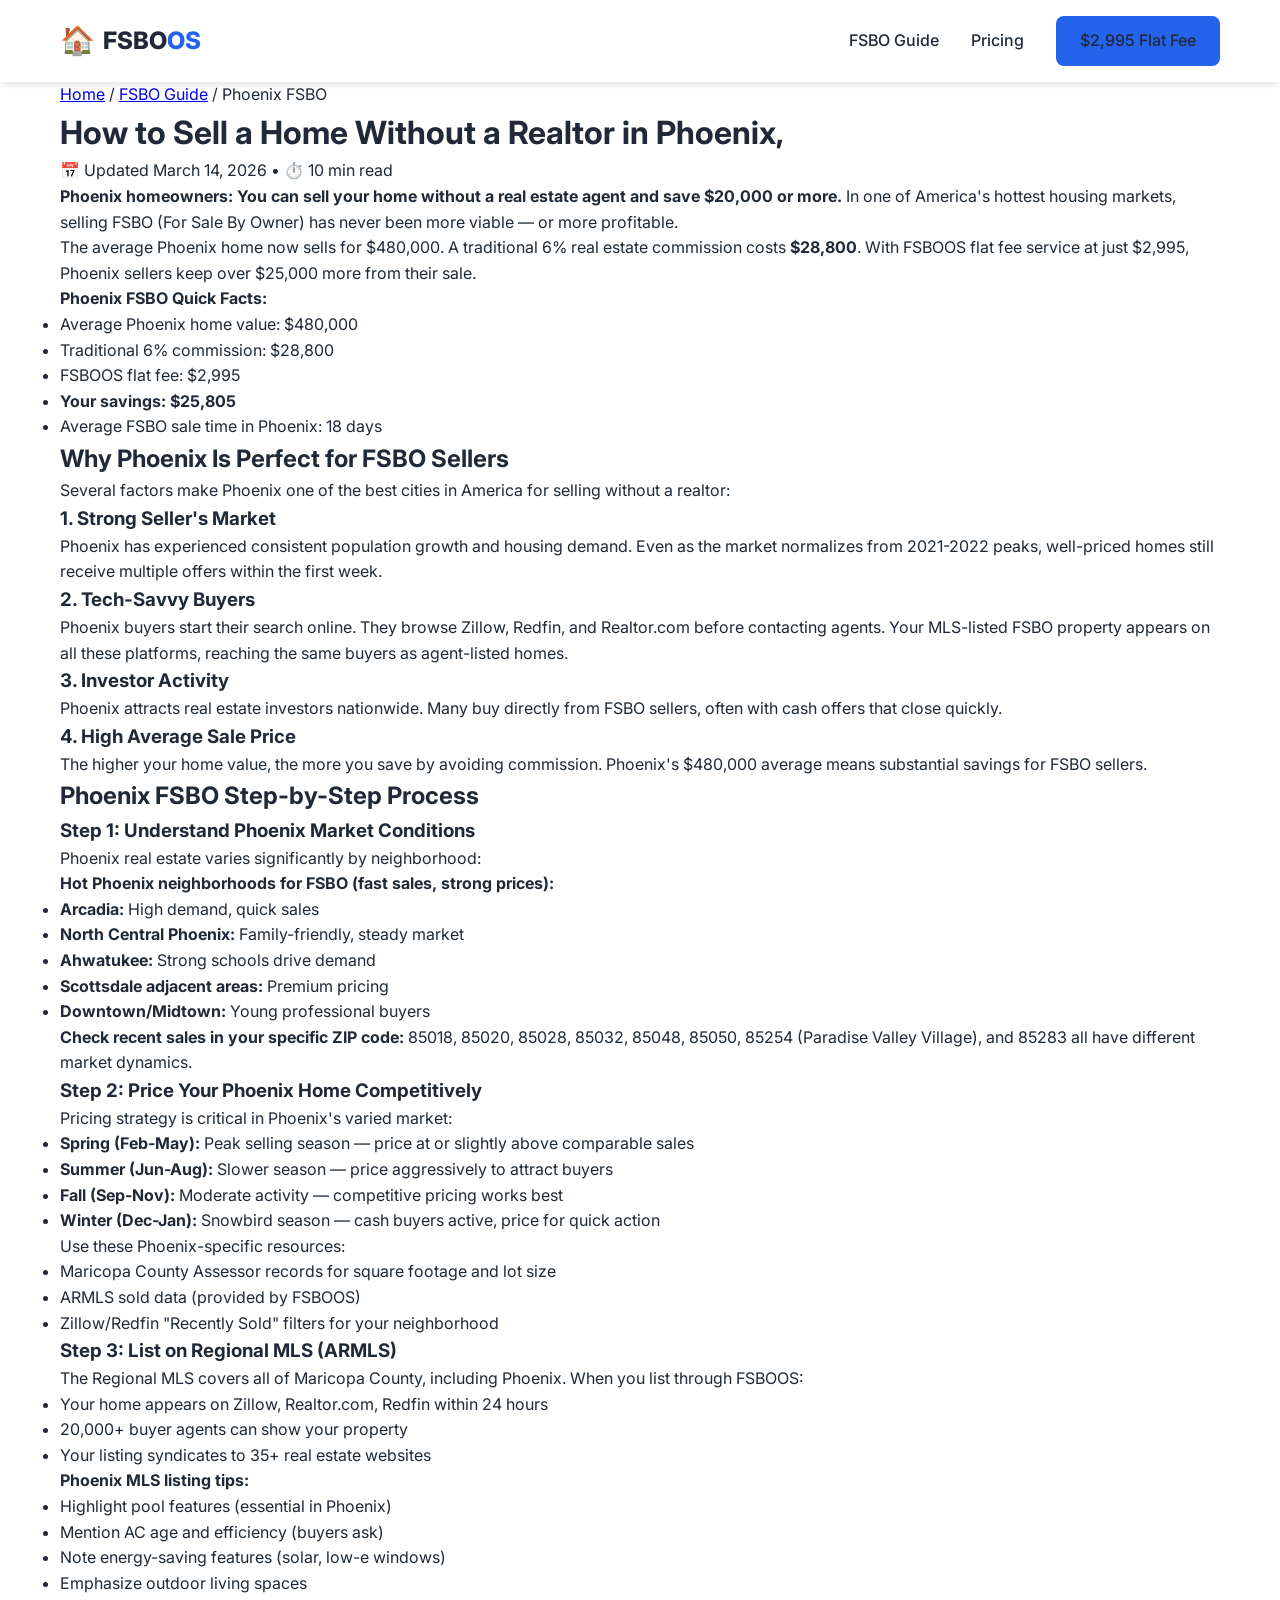
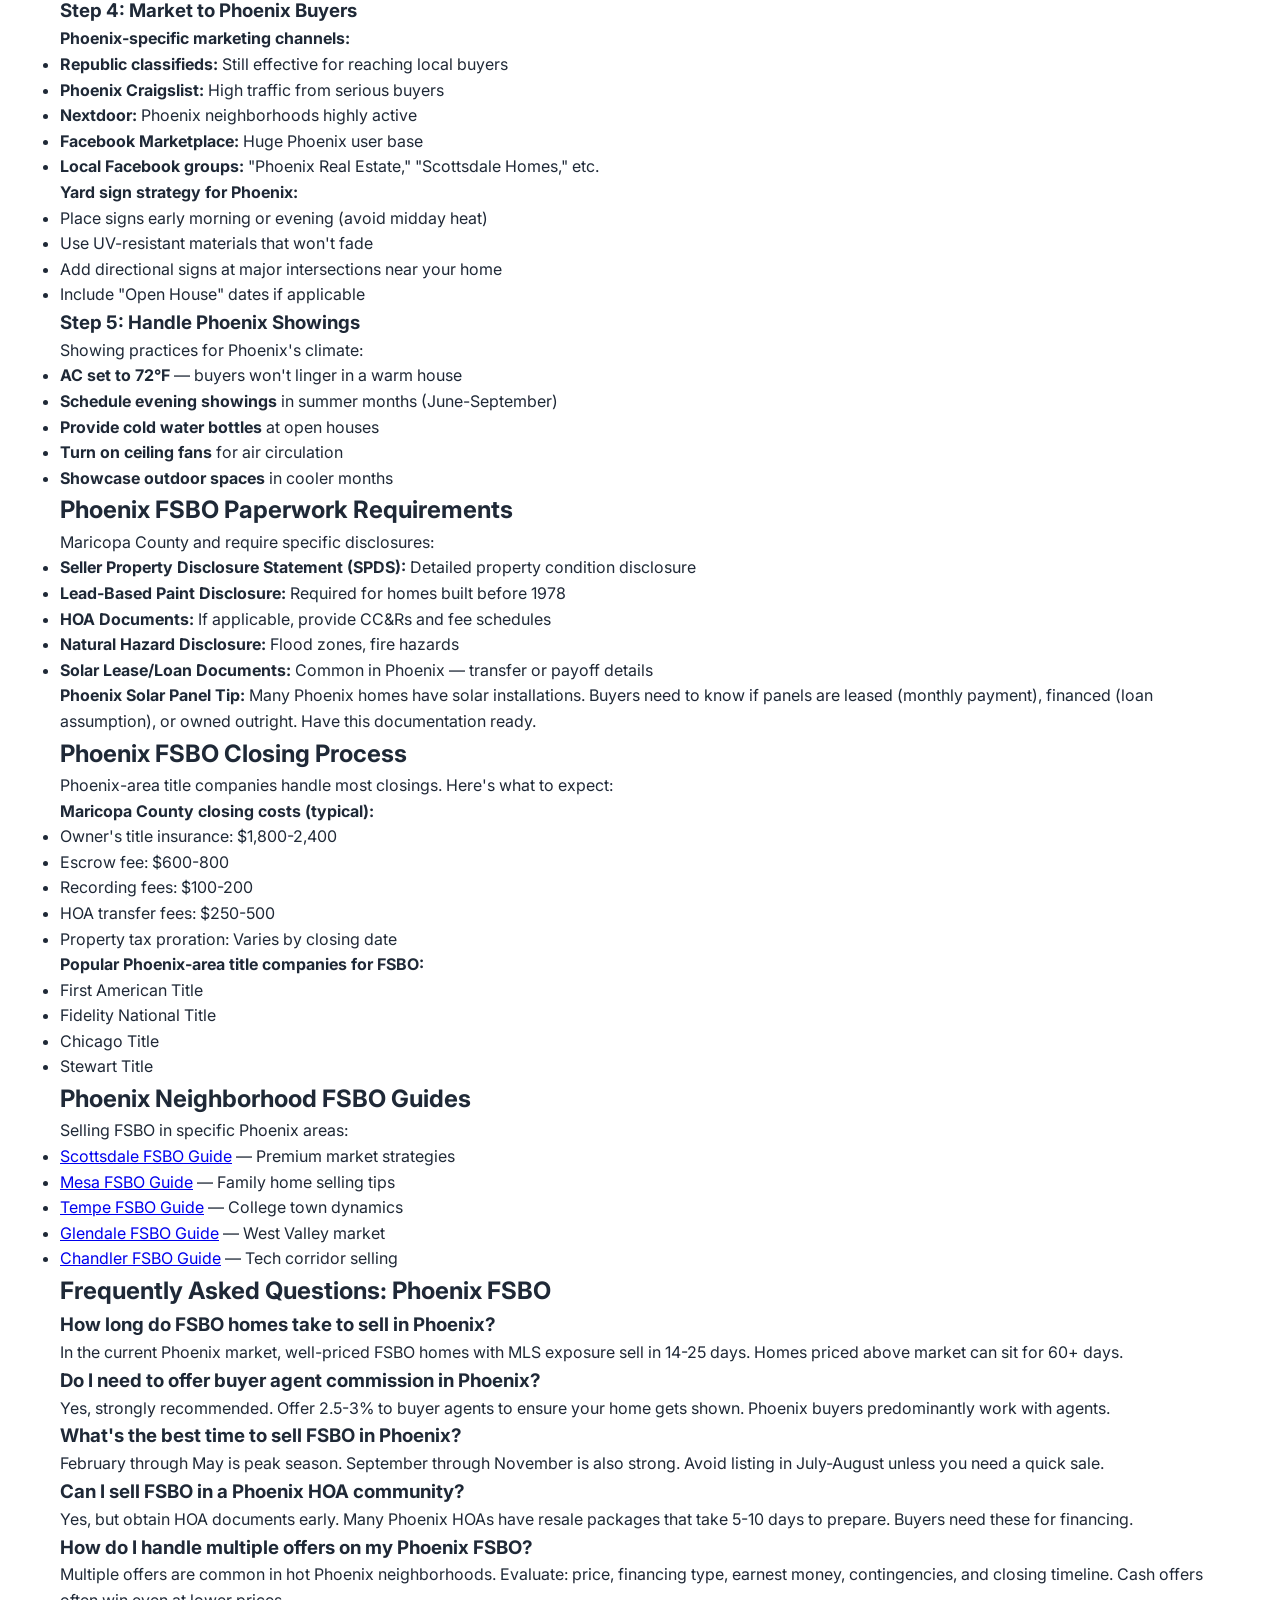
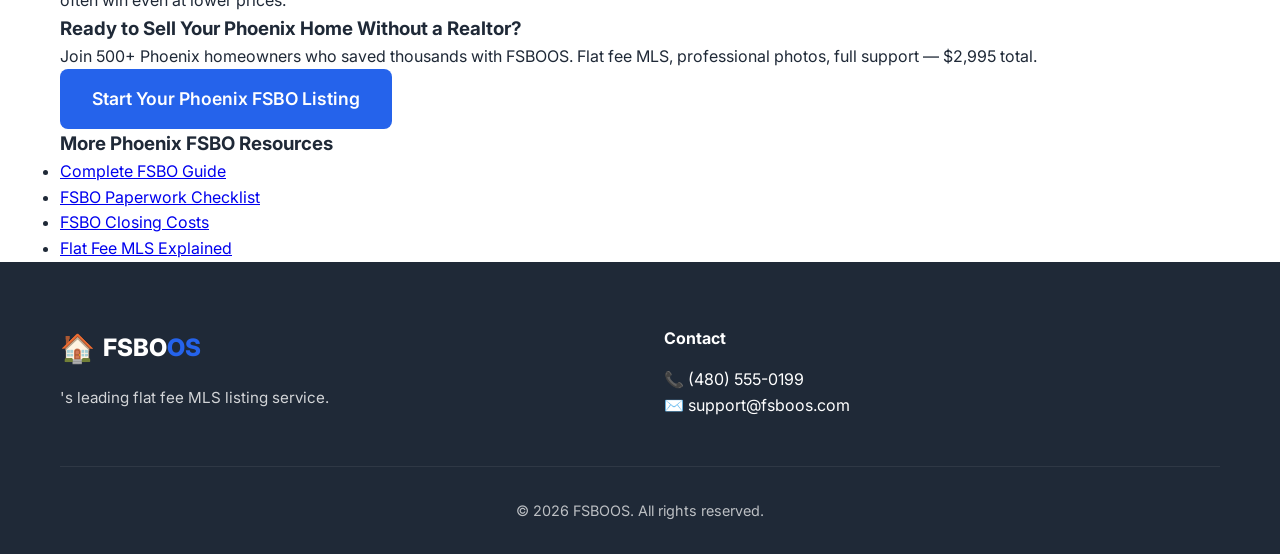
<file: blog/sell-home-without-realtor-phoenix.html>
<!DOCTYPE html>
<html lang="en">
<head>
    <meta charset="UTF-8">
    <meta name="viewport" content="width=device-width, initial-scale=1.0">
    <title>How to Sell a Home Without a Realtor in Phoenix | FSBO Guide 2026</title>
    <meta name="description" content="Sell your Phoenix home without a real estate agent. Save $20,000+ with our Phoenix FSBO guide. Flat fee MLS, professional photos, and expert support for Maricopa County sellers.">
    <meta name="keywords" content="sell home without realtor Phoenix, Phoenix FSBO, sell house by owner Phoenix , Phoenix flat fee MLS, how to sell home without agent Phoenix, Maricopa County FSBO, Phoenix home selling guide">
    
    <link rel="stylesheet" href="../css/styles.css">
    <link href="https://fonts.googleapis.com/css2?family=Inter:wght@400;500;600;700;800&display=swap" rel="stylesheet">
</head>
<body>
    <nav class="navbar">
        <div class="container nav-container">
            <a href="/" class="logo">
                <span class="logo-icon">🏠</span>
                <span class="logo-text">FSBO<span class="highlight">OS</span></span>
            </a>
            <div class="nav-links">
                <a href="/blog.html">FSBO Guide</a>
                <a href="/#pricing">Pricing</a>
                <a href="/#contact" class="btn btn-primary">$2,995 Flat Fee</a>
            </div>
            <button class="mobile-menu-toggle" aria-label="Open menu">☰</button>
        </div>
    </nav>

    <div class="container">
        <nav class="breadcrumb">
            <a href="/">Home</a>
            <span>/</span>
            <a href="/blog.html">FSBO Guide</a>
            <span>/</span>
            Phoenix FSBO
        </nav>
    </div>

    <div class="container article-container">
        <header class="article-header">
            <h1>How to Sell a Home Without a Realtor in Phoenix, </h1>
            <div class="article-meta">
                <span>📅 Updated March 14, 2026</span>
                <span> • </span>
                <span>⏱️ 10 min read</span>
            </div>
        </header>

        <article class="article-content">
            <p><strong>Phoenix homeowners: You can sell your home without a real estate agent and save $20,000 or more.</strong> In one of America's hottest housing markets, selling FSBO (For Sale By Owner) has never been more viable — or more profitable.</p>

            <p>The average Phoenix home now sells for $480,000. A traditional 6% real estate commission costs <strong>$28,800</strong>. With FSBOOS flat fee service at just $2,995, Phoenix sellers keep over $25,000 more from their sale.</p>

            <div class="highlight-box">
                <p><strong>Phoenix FSBO Quick Facts:</strong></p>
                <ul>
                    <li>Average Phoenix home value: $480,000</li>
                    <li>Traditional 6% commission: $28,800</li>
                    <li>FSBOOS flat fee: $2,995</li>
                    <li><strong>Your savings: $25,805</strong></li>
                    <li>Average FSBO sale time in Phoenix: 18 days</li>
                </ul>
            </div>

            <h2>Why Phoenix Is Perfect for FSBO Sellers</h2>

            <p>Several factors make Phoenix one of the best cities in America for selling without a realtor:</p>

            <h3>1. Strong Seller's Market</h3>
            <p>Phoenix has experienced consistent population growth and housing demand. Even as the market normalizes from 2021-2022 peaks, well-priced homes still receive multiple offers within the first week.</p>

            <h3>2. Tech-Savvy Buyers</h3>
            <p>Phoenix buyers start their search online. They browse Zillow, Redfin, and Realtor.com before contacting agents. Your MLS-listed FSBO property appears on all these platforms, reaching the same buyers as agent-listed homes.</p>

            <h3>3. Investor Activity</h3>
            <p>Phoenix attracts real estate investors nationwide. Many buy directly from FSBO sellers, often with cash offers that close quickly.</p>

            <h3>4. High Average Sale Price</h3>
            <p>The higher your home value, the more you save by avoiding commission. Phoenix's $480,000 average means substantial savings for FSBO sellers.</p>

            <h2>Phoenix FSBO Step-by-Step Process</h2>

            <h3>Step 1: Understand Phoenix Market Conditions</h3>
            <p>Phoenix real estate varies significantly by neighborhood:</p>

            <p><strong>Hot Phoenix neighborhoods for FSBO (fast sales, strong prices):</strong></p>
            <ul>
                <li><strong>Arcadia:</strong> High demand, quick sales</li>
                <li><strong>North Central Phoenix:</strong> Family-friendly, steady market</li>
                <li><strong>Ahwatukee:</strong> Strong schools drive demand</li>
                <li><strong>Scottsdale adjacent areas:</strong> Premium pricing</li>
                <li><strong>Downtown/Midtown:</strong> Young professional buyers</li>
            </ul>

            <p><strong>Check recent sales in your specific ZIP code:</strong> 85018, 85020, 85028, 85032, 85048, 85050, 85254 (Paradise Valley Village), and 85283 all have different market dynamics.</p>

            <h3>Step 2: Price Your Phoenix Home Competitively</h3>
            <p>Pricing strategy is critical in Phoenix's varied market:</p>

            <ul>
                <li><strong>Spring (Feb-May):</strong> Peak selling season — price at or slightly above comparable sales</li>
                <li><strong>Summer (Jun-Aug):</strong> Slower season — price aggressively to attract buyers</li>
                <li><strong>Fall (Sep-Nov):</strong> Moderate activity — competitive pricing works best</li>
                <li><strong>Winter (Dec-Jan):</strong> Snowbird season — cash buyers active, price for quick action</li>
            </ul>

            <p>Use these Phoenix-specific resources:</p>
            <ul>
                <li>Maricopa County Assessor records for square footage and lot size</li>
                <li>ARMLS sold data (provided by FSBOOS)</li>
                <li>Zillow/Redfin "Recently Sold" filters for your neighborhood</li>
            </ul>

            <h3>Step 3: List on Regional MLS (ARMLS)</h3>
            <p>The Regional MLS covers all of Maricopa County, including Phoenix. When you list through FSBOOS:</p>

            <ul>
                <li>Your home appears on Zillow, Realtor.com, Redfin within 24 hours</li>
                <li>20,000+ buyer agents can show your property</li>
                <li>Your listing syndicates to 35+ real estate websites</li>
            </ul>

            <p><strong>Phoenix MLS listing tips:</strong></p>
            <ul>
                <li>Highlight pool features (essential in Phoenix)</li>
                <li>Mention AC age and efficiency (buyers ask)</li>
                <li>Note energy-saving features (solar, low-e windows)</li>
                <li>Emphasize outdoor living spaces</li>
            </ul>

            <h3>Step 4: Market to Phoenix Buyers</h3>

            <p><strong>Phoenix-specific marketing channels:</strong></p>

            <ul>
                <li><strong>Republic classifieds:</strong> Still effective for reaching local buyers</li>
                <li><strong>Phoenix Craigslist:</strong> High traffic from serious buyers</li>
                <li><strong>Nextdoor:</strong> Phoenix neighborhoods highly active</li>
                <li><strong>Facebook Marketplace:</strong> Huge Phoenix user base</li>
                <li><strong>Local Facebook groups:</strong> "Phoenix Real Estate," "Scottsdale Homes," etc.</li>
            </ul>

            <p><strong>Yard sign strategy for Phoenix:</strong></p>
            <ul>
                <li>Place signs early morning or evening (avoid midday heat)</li>
                <li>Use UV-resistant materials that won't fade</li>
                <li>Add directional signs at major intersections near your home</li>
                <li>Include "Open House" dates if applicable</li>
            </ul>

            <h3>Step 5: Handle Phoenix Showings</h3>
            <p>Showing practices for Phoenix's climate:</p>

            <ul>
                <li><strong>AC set to 72°F</strong> — buyers won't linger in a warm house</li>
                <li><strong>Schedule evening showings</strong> in summer months (June-September)</li>
                <li><strong>Provide cold water bottles</strong> at open houses</li>
                <li><strong>Turn on ceiling fans</strong> for air circulation</li>
                <li><strong>Showcase outdoor spaces</strong> in cooler months</li>
            </ul>

            <h2>Phoenix FSBO Paperwork Requirements</h2>

            <p>Maricopa County and require specific disclosures:</p>

            <ul>
                <li><strong>Seller Property Disclosure Statement (SPDS):</strong> Detailed property condition disclosure</li>
                <li><strong>Lead-Based Paint Disclosure:</strong> Required for homes built before 1978</li>
                <li><strong>HOA Documents:</strong> If applicable, provide CC&Rs and fee schedules</li>
                <li><strong>Natural Hazard Disclosure:</strong> Flood zones, fire hazards</li>
                <li><strong>Solar Lease/Loan Documents:</strong> Common in Phoenix — transfer or payoff details</li>
            </ul>

            <div class="tip-box">
                <p><strong>Phoenix Solar Panel Tip:</strong> Many Phoenix homes have solar installations. Buyers need to know if panels are leased (monthly payment), financed (loan assumption), or owned outright. Have this documentation ready.</p>
            </div>

            <h2>Phoenix FSBO Closing Process</h2>

            <p>Phoenix-area title companies handle most closings. Here's what to expect:</p>

            <p><strong>Maricopa County closing costs (typical):</strong></p>
            <ul>
                <li>Owner's title insurance: $1,800-2,400</li>
                <li>Escrow fee: $600-800</li>
                <li>Recording fees: $100-200</li>
                <li>HOA transfer fees: $250-500</li>
                <li>Property tax proration: Varies by closing date</li>
            </ul>

            <p><strong>Popular Phoenix-area title companies for FSBO:</strong></p>
            <ul>
                <li>First American Title</li>
                <li>Fidelity National Title</li>
                <li>Chicago Title</li>
                <li>Stewart Title</li>
            </ul>

            <h2>Phoenix Neighborhood FSBO Guides</h2>

            <p>Selling FSBO in specific Phoenix areas:</p>

            <ul>
                <li><a href="/blog/sell-home-without-realtor-scottsdale.html">Scottsdale FSBO Guide</a> — Premium market strategies</li>
                <li><a href="/blog/sell-home-without-realtor-mesa.html">Mesa FSBO Guide</a> — Family home selling tips</li>
                <li><a href="/blog/sell-home-without-realtor-tempe.html">Tempe FSBO Guide</a> — College town dynamics</li>
                <li><a href="/blog/sell-home-without-realtor-glendale.html">Glendale FSBO Guide</a> — West Valley market</li>
                <li><a href="/blog/sell-home-without-realtor-chandler.html">Chandler FSBO Guide</a> — Tech corridor selling</li>
            </ul>

            <h2>Frequently Asked Questions: Phoenix FSBO</h2>

            <h3>How long do FSBO homes take to sell in Phoenix?</h3>
            <p>In the current Phoenix market, well-priced FSBO homes with MLS exposure sell in 14-25 days. Homes priced above market can sit for 60+ days.</p>

            <h3>Do I need to offer buyer agent commission in Phoenix?</h3>
            <p>Yes, strongly recommended. Offer 2.5-3% to buyer agents to ensure your home gets shown. Phoenix buyers predominantly work with agents.</p>

            <h3>What's the best time to sell FSBO in Phoenix?</h3>
            <p>February through May is peak season. September through November is also strong. Avoid listing in July-August unless you need a quick sale.</p>

            <h3>Can I sell FSBO in a Phoenix HOA community?</h3>
            <p>Yes, but obtain HOA documents early. Many Phoenix HOAs have resale packages that take 5-10 days to prepare. Buyers need these for financing.</p>

            <h3>How do I handle multiple offers on my Phoenix FSBO?</h3>
            <p>Multiple offers are common in hot Phoenix neighborhoods. Evaluate: price, financing type, earnest money, contingencies, and closing timeline. Cash offers often win even at lower prices.</p>

            <div class="article-cta">
                <h3>Ready to Sell Your Phoenix Home Without a Realtor?</h3>
                <p>Join 500+ Phoenix homeowners who saved thousands with FSBOOS. Flat fee MLS, professional photos, full support — $2,995 total.</p>
                <a href="/#contact" class="btn btn-primary btn-large">Start Your Phoenix FSBO Listing</a>
            </div>

            <div class="related-articles">
                <h3>More Phoenix FSBO Resources</h3>
                <ul>
                    <li><a href="/blog/how-to-sell-home-without-realtor-arizona.html">Complete FSBO Guide</a></li>
                    <li><a href="/blog/arizona-fsbo-paperwork-requirements.html">FSBO Paperwork Checklist</a></li>
                    <li><a href="/blog/fsbo-closing-costs-arizona.html">FSBO Closing Costs</a></li>
                    <li><a href="/blog/flat-fee-mls-arizona.html">Flat Fee MLS Explained</a></li>
                </ul>
            </div>
        </article>
    </div>

    <footer class="footer">
        <div class="container">
            <div class="footer-grid">
                <div class="footer-brand">
                    <a href="/" class="logo">
                        <span class="logo-icon">🏠</span>
                        <span class="logo-text">FSBO<span class="highlight">OS</span></span>
                    </a>
                    <p>'s leading flat fee MLS listing service.</p>
                </div>
                <div class="footer-links">
                    <h4>Contact</h4>
                    <p>📞 (480) 555-0199</p>
                    <p>✉️ support@fsboos.com</p>
                </div>
            </div>
            <div class="footer-bottom">
                <p>&copy; 2026 FSBOOS. All rights reserved.</p>
            </div>
        </div>
    </footer>

    <script src="../js/main.js"></script>
</body>
</html>
</file>
<file: css/styles.css>
:root {
    --primary: #2563eb;
    --primary-dark: #1d4ed8;
    --secondary: #10b981;
    --accent: #f59e0b;
    --dark: #1f2937;
    --gray: #6b7280;
    --light-gray: #f3f4f6;
    --white: #ffffff;
    --shadow: 0 4px 6px -1px rgba(0,0,0,0.1), 0 2px 4px -1px rgba(0,0,0,0.06);
    --shadow-lg: 0 10px 15px -3px rgba(0,0,0,0.1), 0 4px 6px -2px rgba(0,0,0,0.05);
}

* { margin: 0; padding: 0; box-sizing: border-box; }

body {
    font-family: 'Inter', -apple-system, BlinkMacSystemFont, sans-serif;
    line-height: 1.6;
    color: var(--dark);
    background: var(--white);
}

.container { max-width: 1200px; margin: 0 auto; padding: 0 20px; }

/* Navigation */
.navbar {
    background: var(--white);
    box-shadow: var(--shadow);
    position: sticky;
    top: 0;
    z-index: 100;
}

.nav-container {
    display: flex;
    justify-content: space-between;
    align-items: center;
    padding: 1rem 20px;
}

.logo {
    display: flex;
    align-items: center;
    gap: 0.5rem;
    text-decoration: none;
    font-size: 1.5rem;
    font-weight: 800;
    color: var(--dark);
}

.logo-icon { font-size: 1.75rem; }
.logo .highlight { color: var(--primary); }

.nav-links {
    display: flex;
    align-items: center;
    gap: 2rem;
}

.nav-links a {
    text-decoration: none;
    color: var(--dark);
    font-weight: 500;
    transition: color 0.2s;
}

.nav-links a:hover,
.nav-links a.active { color: var(--primary); }

.mobile-menu-toggle {
    display: none;
    background: none;
    border: none;
    font-size: 1.5rem;
    cursor: pointer;
}

/* Buttons */
.btn {
    display: inline-flex;
    align-items: center;
    justify-content: center;
    padding: 0.75rem 1.5rem;
    border-radius: 8px;
    font-weight: 600;
    text-decoration: none;
    transition: all 0.2s;
    cursor: pointer;
    border: none;
    font-size: 1rem;
}

.btn-primary {
    background: var(--primary);
    color: var(--white);
}

.btn-primary:hover {
    background: var(--primary-dark);
    transform: translateY(-1px);
}

.btn-secondary {
    background: var(--white);
    color: var(--dark);
    border: 2px solid var(--light-gray);
}

.btn-secondary:hover {
    border-color: var(--primary);
    color: var(--primary);
}

.btn-large { padding: 1rem 2rem; font-size: 1.1rem; }
.btn-full { width: 100%; }
.btn-small { padding: 0.5rem 1rem; font-size: 0.9rem; }

/* Hero Section */
.hero {
    background: linear-gradient(135deg, #667eea 0%, #764ba2 100%);
    color: var(--white);
    padding: 4rem 0 6rem;
    text-align: center;
}

.hero-badge {
    display: inline-block;
    background: rgba(255,255,255,0.2);
    padding: 0.5rem 1rem;
    border-radius: 50px;
    font-size: 0.9rem;
    margin-bottom: 1.5rem;
}

.hero h1 {
    font-size: 3rem;
    font-weight: 800;
    margin-bottom: 1rem;
    line-height: 1.2;
}

.hero h1 .highlight { color: #fbbf24; }

.hero-subtitle {
    font-size: 1.25rem;
    max-width: 700px;
    margin: 0 auto 2rem;
    opacity: 0.95;
}

/* Audience Cards */
.audience-cards {
    display: grid;
    grid-template-columns: repeat(auto-fit, minmax(300px, 1fr));
    gap: 2rem;
    max-width: 800px;
    margin: 3rem auto;
}

.audience-card {
    background: rgba(255,255,255,0.15);
    backdrop-filter: blur(10px);
    border-radius: 20px;
    padding: 2rem;
    text-align: left;
    border: 1px solid rgba(255,255,255,0.2);
}

.audience-card.seller { background: rgba(16,185,129,0.2); }
.audience-card.agent { background: rgba(245,158,11,0.2); }

.audience-icon { font-size: 3rem; margin-bottom: 1rem; }
.audience-card h3 { font-size: 1.5rem; margin-bottom: 0.5rem; }
.audience-card p { opacity: 0.9; margin-bottom: 1rem; }
.audience-card ul { list-style: none; margin-bottom: 1.5rem; }
.audience-card li { padding: 0.3rem 0; opacity: 0.9; }

/* Platform Flow */
.platform-flow {
    display: flex;
    align-items: center;
    justify-content: center;
    gap: 1rem;
    flex-wrap: wrap;
    padding: 3rem 0;
}

.flow-step {
    text-align: center;
    max-width: 200px;
}

.flow-number {
    width: 50px;
    height: 50px;
    background: var(--primary);
    color: white;
    border-radius: 50%;
    display: flex;
    align-items: center;
    justify-content: center;
    font-weight: 700;
    font-size: 1.25rem;
    margin: 0 auto 1rem;
}

.flow-step h3 { font-size: 1.1rem; margin-bottom: 0.5rem; }
.flow-step p { font-size: 0.9rem; color: var(--gray); }
.flow-arrow { font-size: 2rem; color: var(--primary); font-weight: 700; }

/* Stats */
.stats { background: var(--light-gray); padding: 4rem 0; }
.stats-grid {
    display: grid;
    grid-template-columns: repeat(auto-fit, minmax(200px, 1fr));
    gap: 2rem;
    text-align: center;
}
.stat-number {
    font-size: 3rem;
    font-weight: 800;
    color: var(--primary);
    display: block;
}
.stat-label { color: var(--gray); font-size: 1.1rem; }

/* Section Titles */
.section-title {
    font-size: 2.25rem;
    font-weight: 800;
    text-align: center;
    margin-bottom: 1rem;
    color: var(--dark);
}

.section-subtitle {
    text-align: center;
    color: var(--gray);
    font-size: 1.1rem;
    margin-bottom: 3rem;
    max-width: 600px;
    margin-left: auto;
    margin-right: auto;
}

/* Features */
.features { padding: 5rem 0; }
.features-grid {
    display: grid;
    grid-template-columns: repeat(auto-fit, minmax(350px, 1fr));
    gap: 3rem;
    margin-top: 3rem;
}

.feature-block {
    background: var(--light-gray);
    border-radius: 20px;
    padding: 2.5rem;
}

.feature-block h3 {
    font-size: 1.5rem;
    margin-bottom: 1.5rem;
    color: var(--primary);
}

.feature-list { margin-bottom: 2rem; }
.feature-item { margin-bottom: 1.5rem; }
.feature-item h4 { font-size: 1.1rem; margin-bottom: 0.5rem; }
.feature-item p { color: var(--gray); font-size: 0.95rem; }

/* Comparison Table */
.pricing-comparison { padding: 5rem 0; background: var(--light-gray); }
.comparison-table {
    max-width: 800px;
    margin: 0 auto;
    background: white;
    border-radius: 12px;
    overflow: hidden;
    box-shadow: var(--shadow);
}

.comparison-header,
.comparison-row {
    display: grid;
    grid-template-columns: 2fr 1fr 1.5fr;
    padding: 1rem 1.5rem;
    border-bottom: 1px solid var(--light-gray);
    align-items: center;
}

.comparison-header {
    background: var(--dark);
    color: white;
    font-weight: 600;
}

.comparison-row.featured {
    background: #ecfdf5;
    font-weight: 600;
}

.comparison-row.featured .savings { color: var(--secondary); }

.comparison-note {
    text-align: center;
    color: var(--gray);
    margin-top: 1.5rem;
    font-size: 0.9rem;
}

/* Agent Showcase */
.agent-showcase { padding: 5rem 0; }
.agents-grid {
    display: grid;
    grid-template-columns: repeat(auto-fit, minmax(280px, 1fr));
    gap: 2rem;
    margin-bottom: 2rem;
}

.agent-card {
    background: var(--light-gray);
    border-radius: 16px;
    padding: 2rem;
    text-align: center;
}

.agent-photo {
    width: 80px;
    height: 80px;
    background: linear-gradient(135deg, var(--primary), #764ba2);
    border-radius: 50%;
    margin: 0 auto 1rem;
    display: flex;
    align-items: center;
    justify-content: center;
    font-size: 2rem;
}

.agent-card h3 { margin-bottom: 0.25rem; }
.agent-location { color: var(--gray); font-size: 0.9rem; }
.agent-rating { color: var(--accent); margin: 0.5rem 0; }
.agent-commission {
    background: var(--primary);
    color: white;
    padding: 0.5rem 1rem;
    border-radius: 50px;
    display: inline-block;
    margin: 0.5rem 0;
    font-weight: 600;
}

.agent-bio { color: var(--gray); font-size: 0.9rem; margin: 1rem 0; }

/* White Label Preview */
.white-label-preview { padding: 5rem 0; background: var(--light-gray); }
.two-column {
    display: grid;
    grid-template-columns: repeat(auto-fit, minmax(300px, 1fr));
    gap: 3rem;
    align-items: center;
}

.feature-checklist { list-style: none; margin: 1.5rem 0; }
.feature-checklist li { padding: 0.5rem 0; font-size: 1.05rem; }

.website-preview {
    background: white;
    border-radius: 12px;
    box-shadow: var(--shadow-lg);
    overflow: hidden;
}

.browser-bar {
    background: #e5e7eb;
    padding: 0.75rem;
    display: flex;
    align-items: center;
    gap: 0.5rem;
}

.browser-dot {
    width: 12px;
    height: 12px;
    border-radius: 50%;
}
.browser-dot.red { background: #ef4444; }
.browser-dot.yellow { background: #f59e0b; }
.browser-dot.green { background: #10b981; }

.browser-url {
    margin-left: 1rem;
    font-size: 0.85rem;
    color: var(--gray);
}

.preview-content {
    padding: 3rem;
    text-align: center;
    background: linear-gradient(135deg, #667eea 0%, #764ba2 100%);
    color: white;
}

.preview-content h4 { font-size: 1.5rem; margin-bottom: 0.5rem; }
.preview-btn {
    background: white;
    color: var(--primary);
    padding: 0.75rem 1.5rem;
    border-radius: 8px;
    display: inline-block;
    margin-top: 1rem;
    font-weight: 600;
}

/* Testimonials */
.testimonials { padding: 5rem 0; }
.testimonials-grid {
    display: grid;
    grid-template-columns: repeat(auto-fit, minmax(300px, 1fr));
    gap: 2rem;
}

.testimonial-card {
    background: var(--light-gray);
    border-radius: 16px;
    padding: 2rem;
    position: relative;
}

.testimonial-badge {
    position: absolute;
    top: -10px;
    left: 20px;
    background: var(--primary);
    color: white;
    padding: 0.25rem 0.75rem;
    border-radius: 50px;
    font-size: 0.8rem;
    font-weight: 600;
}

.testimonial-card p { font-style: italic; margin: 1rem 0; }
.testimonial-author strong { display: block; }
.testimonial-author span { color: var(--gray); font-size: 0.9rem; }

/* FAQ */
.faq { padding: 5rem 0; }
.faq-grid {
    display: grid;
    grid-template-columns: repeat(auto-fit, minmax(350px, 1fr));
    gap: 2rem;
    max-width: 1000px;
    margin: 0 auto;
}

.faq-item {
    background: var(--light-gray);
    border-radius: 12px;
    padding: 1.5rem;
}

.faq-item h3 { font-size: 1.1rem; margin-bottom: 0.75rem; color: var(--dark); }
.faq-item p { color: var(--gray); font-size: 0.95rem; }

/* Contact CTA */
.contact { padding: 5rem 0; background: linear-gradient(135deg, #667eea 0%, #764ba2 100%); color: white; }
.contact-cta { text-align: center; }
.contact-cta h2 { font-size: 2.5rem; margin-bottom: 1rem; }
.contact-cta p { font-size: 1.25rem; opacity: 0.9; margin-bottom: 2rem; }

.cta-buttons {
    display: flex;
    gap: 1rem;
    justify-content: center;
    flex-wrap: wrap;
}

/* Footer */
.footer { background: var(--dark); color: white; padding: 4rem 0 2rem; }
.footer-grid {
    display: grid;
    grid-template-columns: repeat(auto-fit, minmax(200px, 1fr));
    gap: 3rem;
    margin-bottom: 3rem;
}

.footer-brand .logo { color: white; margin-bottom: 1rem; }
.footer-brand p { opacity: 0.8; font-size: 0.95rem; }

.footer-links h4 { margin-bottom: 1rem; font-size: 1rem; }
.footer-links a {
    display: block;
    color: rgba(255,255,255,0.8);
    text-decoration: none;
    padding: 0.4rem 0;
    font-size: 0.9rem;
    transition: color 0.2s;
}
.footer-links a:hover { color: white; }

.footer-bottom {
    border-top: 1px solid rgba(255,255,255,0.1);
    padding-top: 2rem;
    text-align: center;
    opacity: 0.7;
    font-size: 0.9rem;
}

.text-center { text-align: center; }

/* Mobile Responsive */
@media (max-width: 768px) {
    .nav-links { display: none; }
    .mobile-menu-toggle { display: block; }
    .hero h1 { font-size: 2rem; }
    .hero-subtitle { font-size: 1rem; }
    .section-title { font-size: 1.75rem; }
    .platform-flow { flex-direction: column; }
    .flow-arrow { transform: rotate(90deg); }
    .comparison-header,
    .comparison-row { grid-template-columns: 1fr; gap: 0.5rem; }
}
</file>
